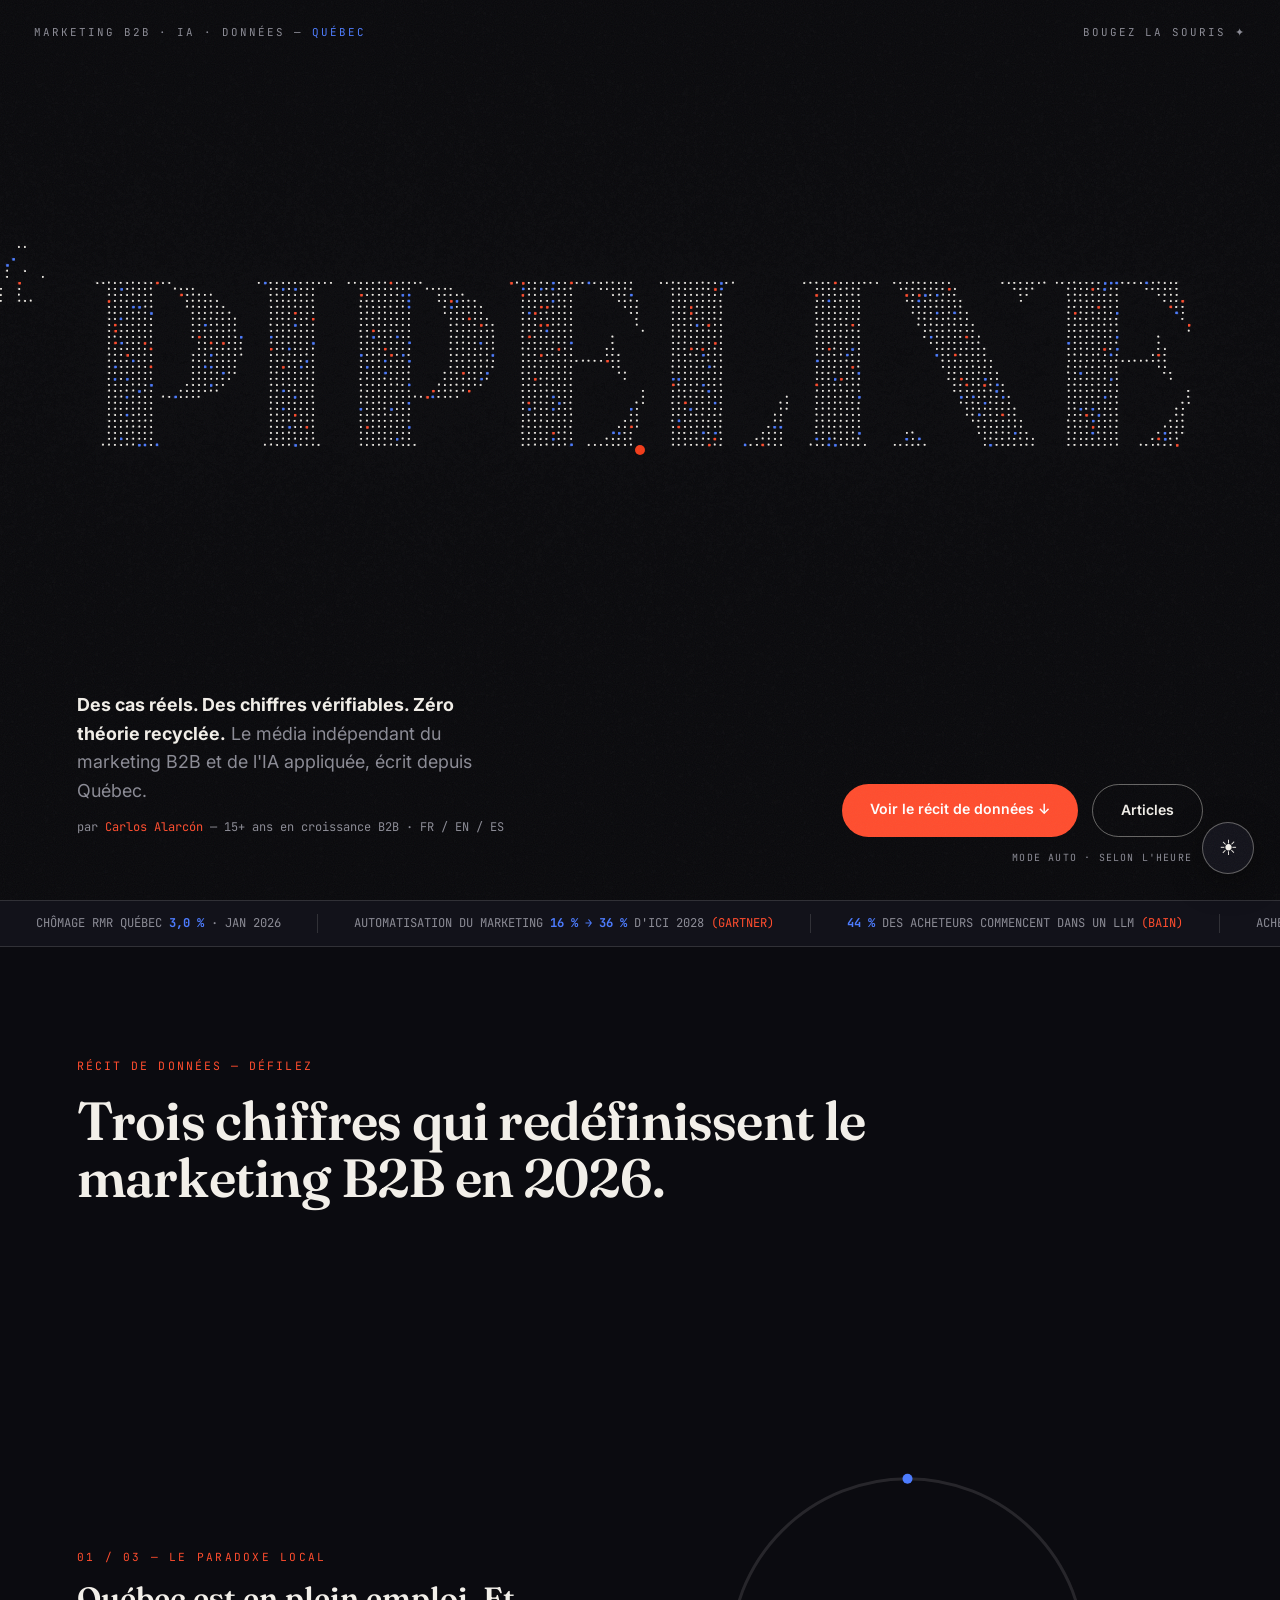
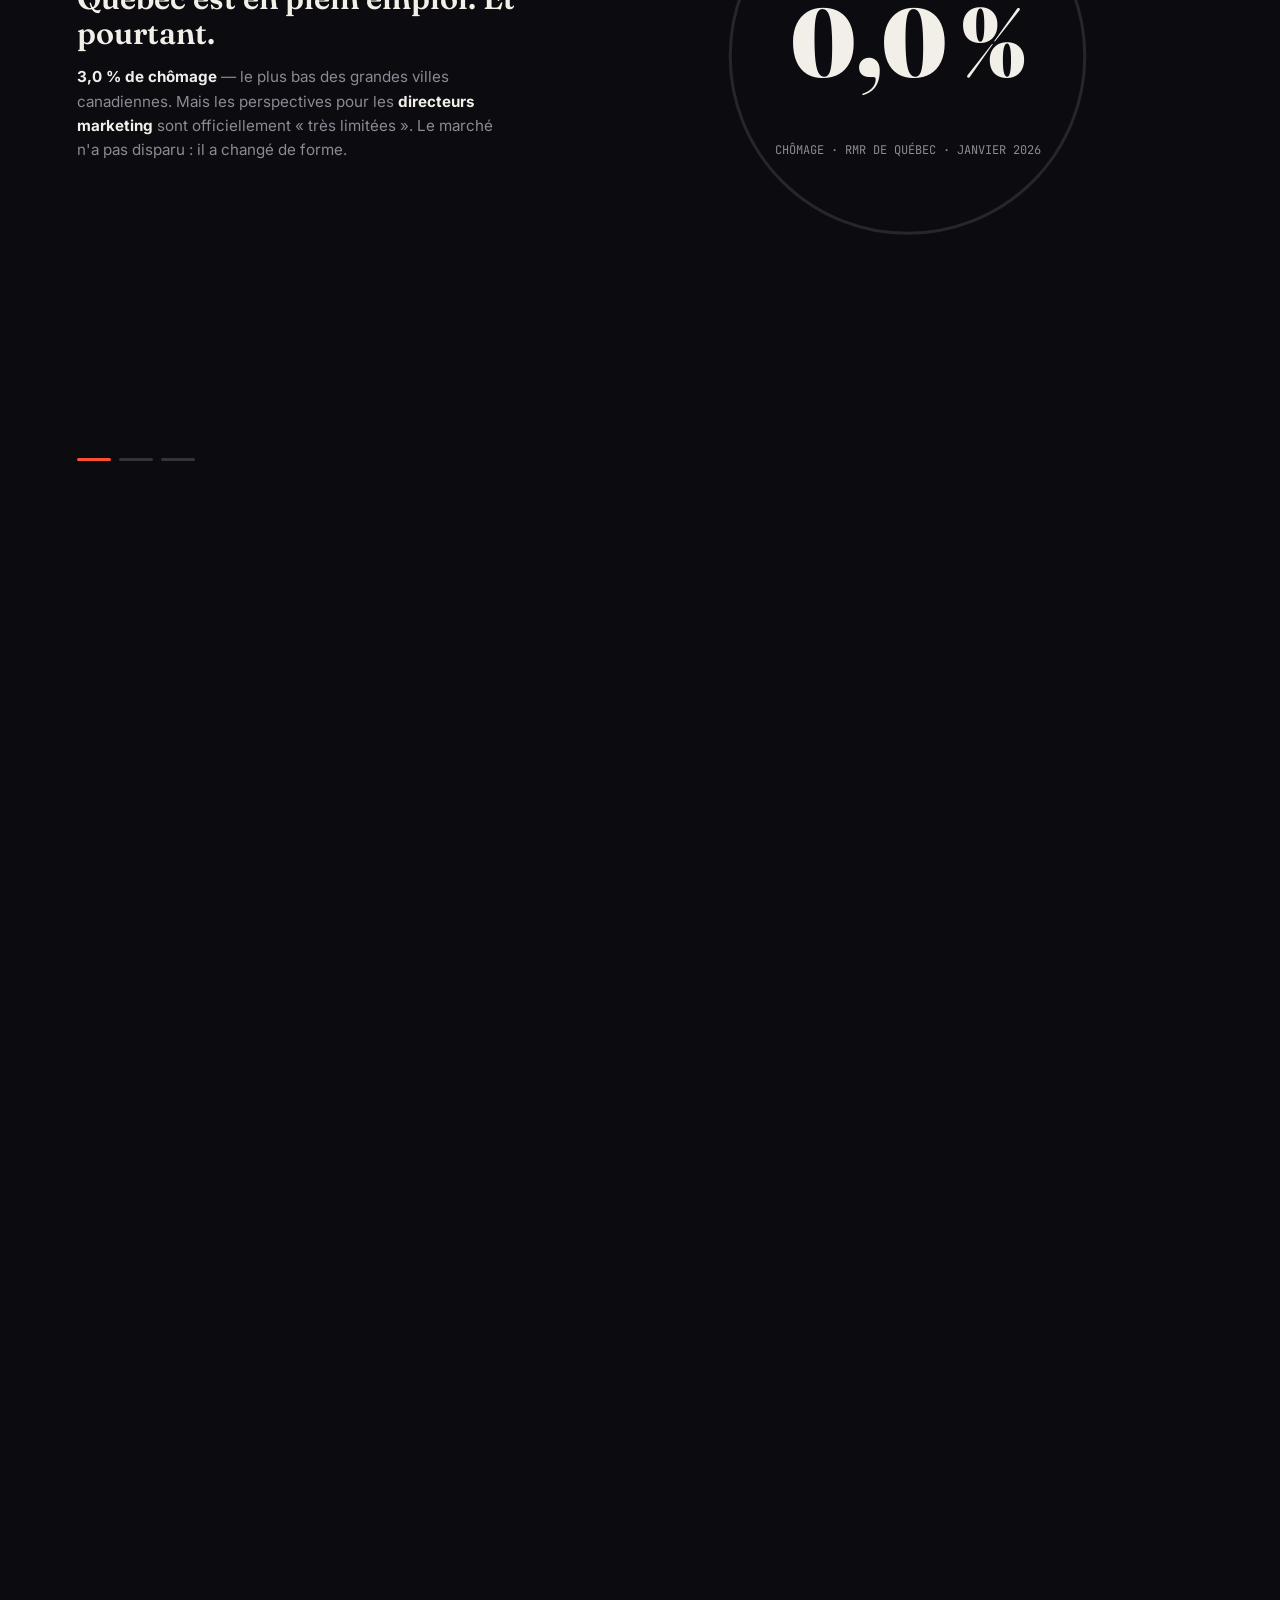
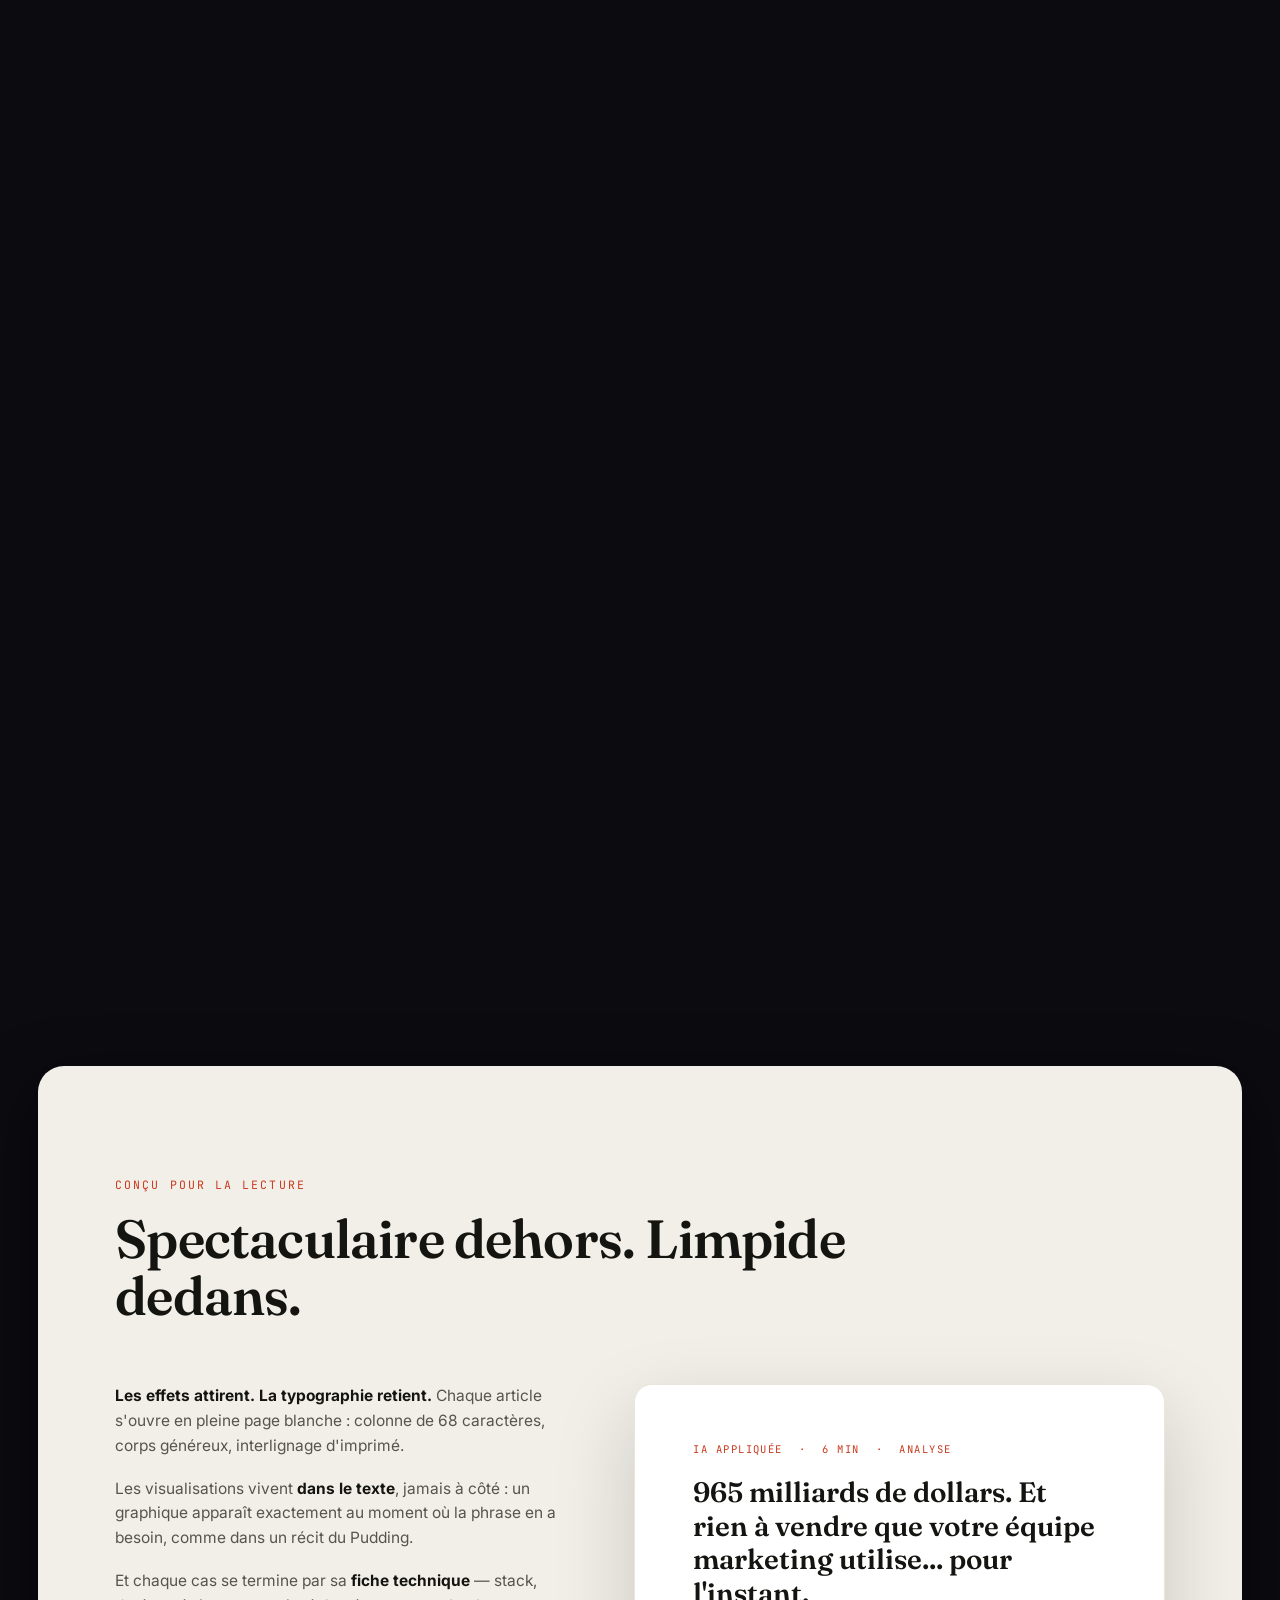
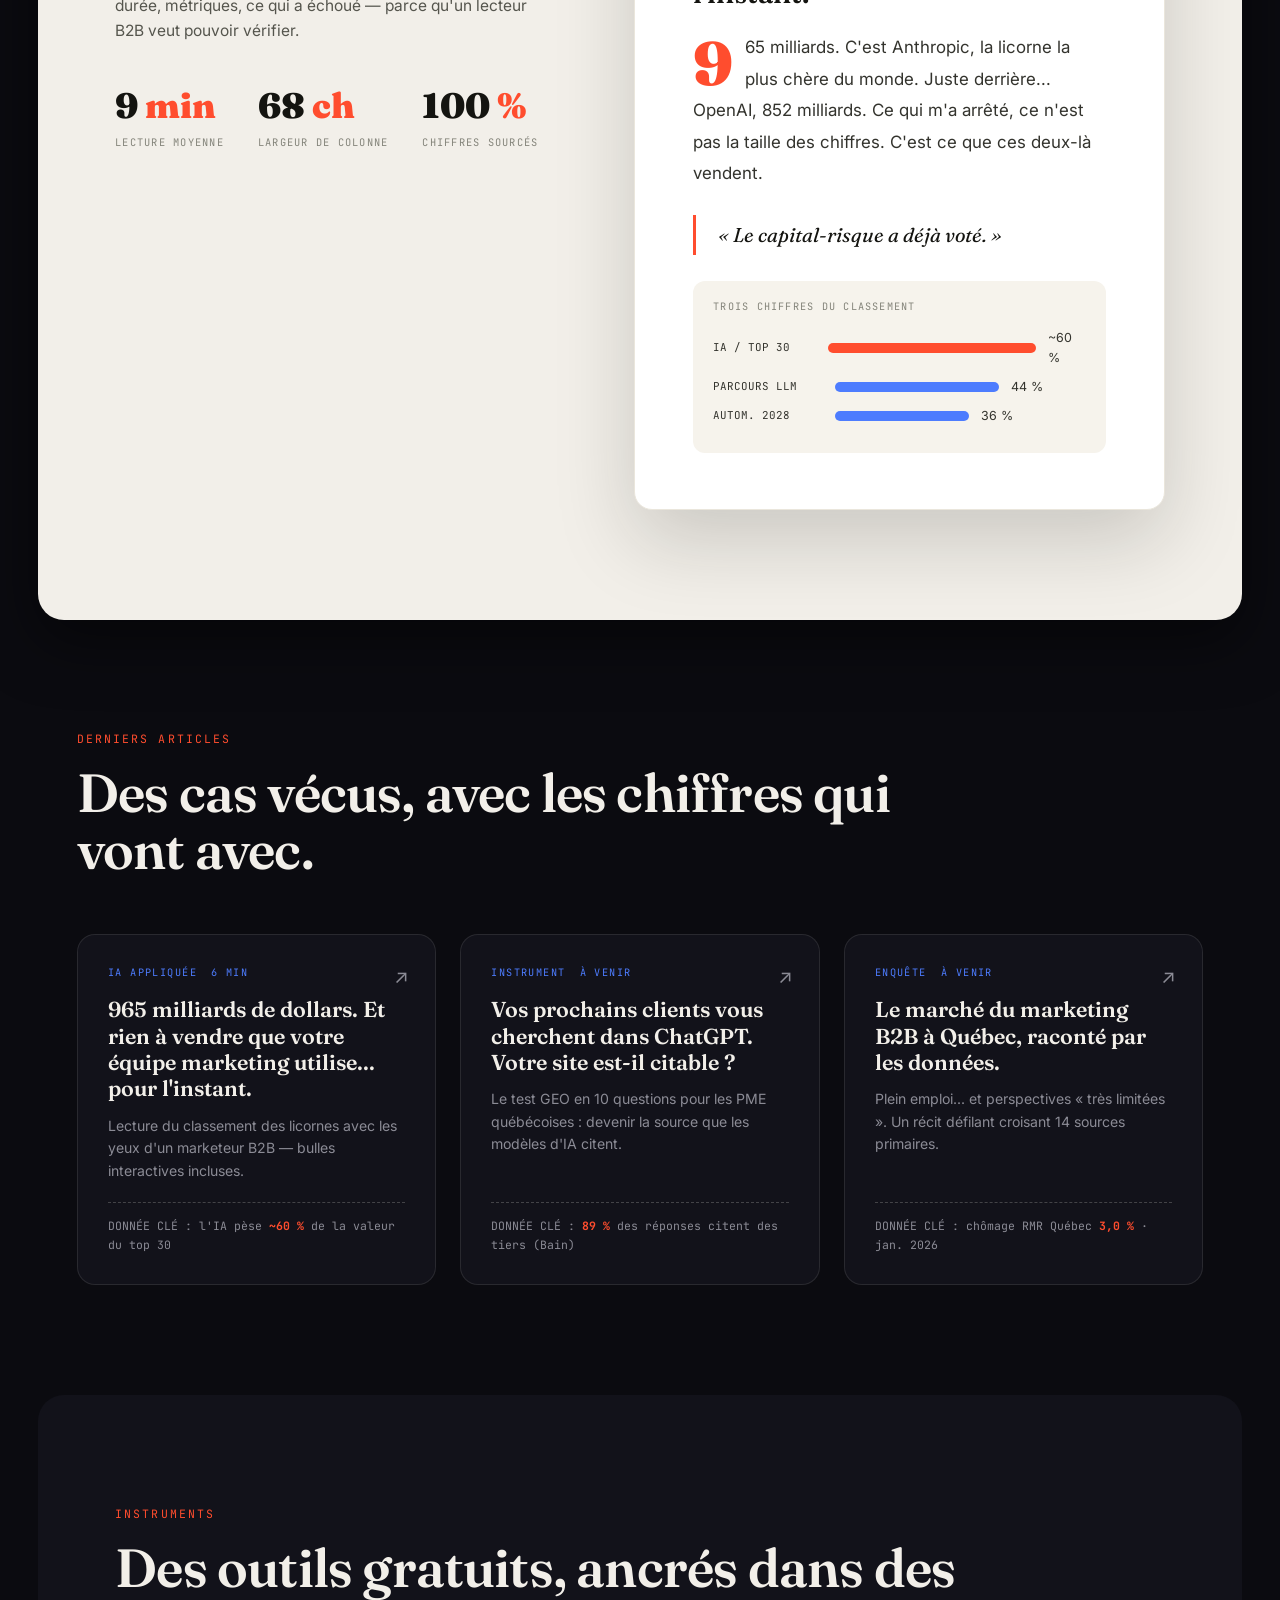
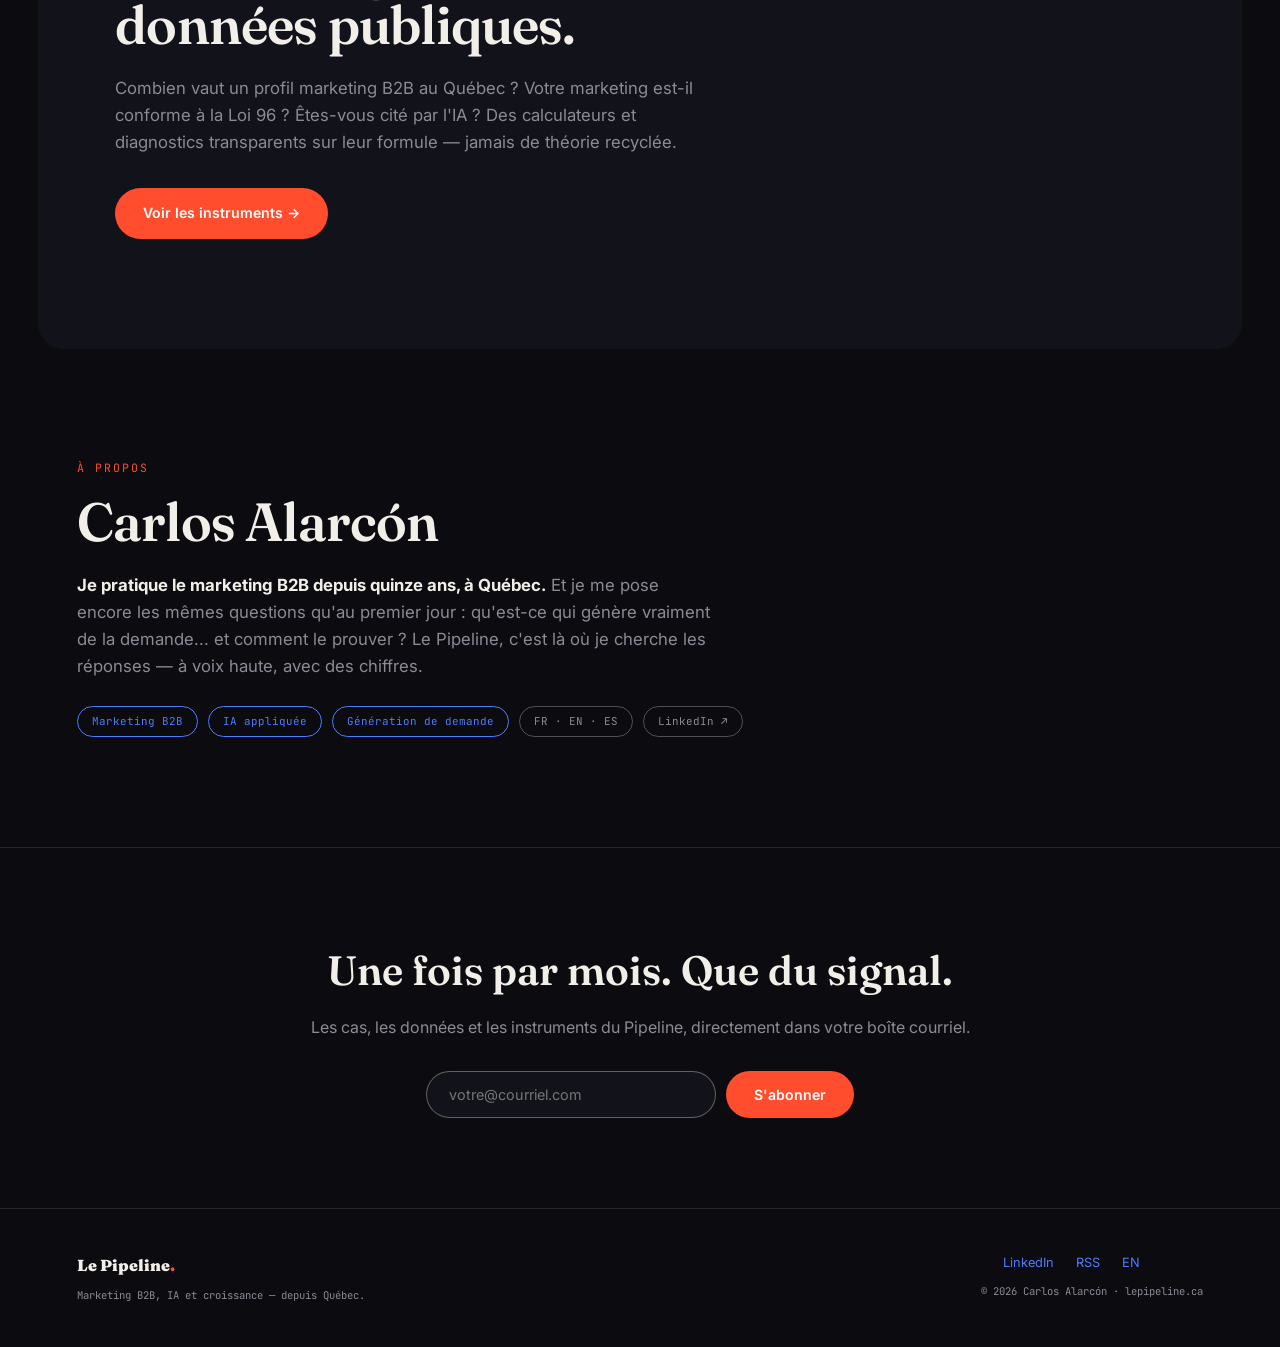
<file: index.html>
<!DOCTYPE html>
<html lang="fr">
<head>
<meta charset="UTF-8">
<meta name="viewport" content="width=device-width, initial-scale=1.0">
<link rel="icon" type="image/svg+xml" href="favicon.svg">
<title>Le Pipeline — Marketing B2B, IA et croissance, depuis Québec</title>
<link rel="canonical" href="https://lepipeline.ca/">
<meta name="description" content="Le média indépendant du marketing B2B et de l'IA appliquée, écrit depuis Québec par Carlos Alarcón. Des chiffres vérifiables, zéro théorie recyclée.">
<script type="application/ld+json">
{"@context":"https://schema.org","@type":"WebSite","name":"Le Pipeline","url":"https://lepipeline.ca","description":"Marketing B2B, IA et croissance — depuis Québec","inLanguage":"fr-CA","author":{"@type":"Person","name":"Carlos Alarcón","jobTitle":"Leader marketing B2B","address":{"@type":"PostalAddress","addressLocality":"Québec","addressRegion":"QC","addressCountry":"CA"},"knowsLanguage":["fr","en","es"],"sameAs":["https://ca.linkedin.com/in/alarconmarketing"]}}
</script>
<link rel="preconnect" href="https://fonts.googleapis.com">
<link href="https://fonts.googleapis.com/css2?family=Fraunces:ital,opsz,wght@0,9..144,300;0,9..144,600;0,9..144,900;1,9..144,400&family=Inter:wght@400;500;600;700&family=JetBrains+Mono:wght@400;600&display=swap" rel="stylesheet">
<style>
  /* ============ THÈMES ============ */
  body[data-theme="dark"]{
    --bg:#0B0B10; --bg-2:#12121A;
    --fg:#F2EFE9; --dim:#8B8B95;
    --fg-rgb:242,239,233;
    --glass:rgba(11,11,16,.72);
    --card:#12121A;
    --lecture-bg:#F2EFE9;
    --shadow:rgba(0,0,0,.5);
  }
  body[data-theme="light"]{
    --bg:#F7F4EE; --bg-2:#EDE9DF;
    --fg:#161612; --dim:#6d6d64;
    --fg-rgb:22,22,18;
    --glass:rgba(247,244,238,.78);
    --card:#FFFFFF;
    --lecture-bg:#FFFFFF;
    --shadow:rgba(20,20,16,.16);
  }
  :root{
    --blue:#4D7CFE; --hot:#FF4D2E;
    --mono:'JetBrains Mono',ui-monospace,monospace;
  }
  *{margin:0;padding:0;box-sizing:border-box}
  html{scroll-behavior:smooth}
  body{background:var(--bg);color:var(--fg);font-family:'Inter',sans-serif;line-height:1.6;overflow-x:hidden;
    transition:background .6s ease,color .6s ease}
  ::selection{background:var(--hot);color:#fff}

  body::after{content:"";position:fixed;inset:0;pointer-events:none;z-index:99;opacity:.05;
    background-image:url("data:image/svg+xml,%3Csvg xmlns='http://www.w3.org/2000/svg' width='200' height='200'%3E%3Cfilter id='n'%3E%3CfeTurbulence type='fractalNoise' baseFrequency='0.9' numOctaves='2'/%3E%3C/filter%3E%3Crect width='200' height='200' filter='url(%23n)'/%3E%3C/svg%3E")}

  .cursor{position:fixed;width:10px;height:10px;border-radius:50%;background:var(--hot);pointer-events:none;z-index:100;
    transform:translate(-50%,-50%);transition:width .25s,height .25s,background .25s;mix-blend-mode:difference}
  .cursor.big{width:64px;height:64px;background:#fff}
  @media(hover:none){.cursor{display:none}}

  /* ---------- topbar ---------- */
  .topbar{position:fixed;top:0;left:0;right:0;z-index:50;display:flex;justify-content:space-between;align-items:center;
    padding:14px 34px;background:var(--glass);backdrop-filter:blur(12px);border-bottom:1px solid rgba(var(--fg-rgb),.1);
    transform:translateY(-100%);transition:transform .45s cubic-bezier(.6,0,.2,1),background .6s}
  .topbar.visible{transform:translateY(0)}
  .topbar .brand{font-family:'Fraunces',serif;font-weight:900;font-size:1.05rem}
  .topbar nav{display:flex;gap:26px;font-size:.78rem;font-weight:600;text-transform:uppercase;letter-spacing:.1em}
  .topbar nav a{color:var(--dim);text-decoration:none;transition:color .2s}
  .topbar nav a:hover{color:var(--fg)}
  .top-right{display:flex;align-items:center;gap:12px}
  .lang{font-family:var(--mono);font-size:.72rem;border:1px solid rgba(var(--fg-rgb),.35);padding:4px 12px;border-radius:99px}
  .lang b{color:var(--blue)}

  /* bouton jour/nuit */
  .theme-btn{width:38px;height:38px;border-radius:50%;border:1px solid rgba(var(--fg-rgb),.35);background:transparent;color:var(--fg);
    cursor:pointer;font-size:1rem;display:flex;align-items:center;justify-content:center;transition:transform .3s,border-color .2s}
  .theme-btn:hover{transform:rotate(24deg);border-color:var(--fg)}
  .theme-float{position:fixed;bottom:26px;right:26px;z-index:60;width:52px;height:52px;font-size:1.3rem;
    background:var(--card);box-shadow:0 8px 30px var(--shadow)}
  .theme-hint{position:fixed;bottom:34px;right:88px;z-index:60;font-family:var(--mono);font-size:.62rem;letter-spacing:.12em;
    color:var(--dim);opacity:1;transition:opacity .6s;text-transform:uppercase}
  .theme-hint.hide{opacity:0}

  /* ---------- intro ---------- */
  .intro{position:fixed;inset:0;background:var(--bg);z-index:90;display:flex;align-items:center;justify-content:center;
    transition:clip-path .9s cubic-bezier(.85,0,.15,1) .5s;clip-path:inset(0 0 0 0)}
  .intro.done{clip-path:inset(0 0 100% 0)}
  .intro span{font-family:var(--mono);font-size:.8rem;letter-spacing:.3em;color:var(--dim);animation:pulse 1.2s infinite}
  @keyframes pulse{50%{opacity:.3}}

  /* ---------- hero ---------- */
  .hero{position:relative;height:100vh;display:flex;flex-direction:column;justify-content:flex-end;overflow:hidden}
  #particles{position:absolute;inset:0;width:100%;height:100%}
  .hero-bottom{position:relative;z-index:2;padding:0 6vw 7vh;display:flex;justify-content:space-between;align-items:flex-end;gap:30px;flex-wrap:wrap}
  .tagline{max-width:430px;font-size:clamp(.95rem,1.4vw,1.15rem);color:var(--dim)}
  .tagline b{color:var(--fg)}
  .byline{font-family:var(--mono);font-size:.75rem;color:var(--dim);margin-top:12px}
  .byline span{color:var(--hot)}
  .hero-cta{display:flex;gap:14px}
  .btn{display:inline-block;padding:14px 28px;border-radius:99px;font-weight:600;font-size:.88rem;text-decoration:none;
    transition:transform .2s,background .2s,color .2s;will-change:transform;border:none;cursor:pointer;font-family:'Inter'}
  .btn-hot{background:var(--hot);color:#fff}
  .btn-hot:hover{background:#ff6347}
  .btn-line{border:1.5px solid rgba(var(--fg-rgb),.4);color:var(--fg);background:transparent}
  .btn-line:hover{border-color:var(--fg)}
  .hint{position:absolute;top:24px;right:34px;z-index:2;font-family:var(--mono);font-size:.68rem;letter-spacing:.18em;color:var(--dim)}
  .hero-kicker{position:absolute;top:24px;left:34px;z-index:2;font-family:var(--mono);font-size:.68rem;letter-spacing:.18em;color:var(--dim)}
  .hero-kicker i{color:var(--blue);font-style:normal}

  /* ---------- ticker ---------- */
  .ticker-wrap{border-top:1px solid rgba(var(--fg-rgb),.14);border-bottom:1px solid rgba(var(--fg-rgb),.14);overflow:hidden;padding:13px 0;background:var(--bg-2);transition:background .6s}
  .ticker{display:flex;white-space:nowrap;animation:scrollx 44s linear infinite;width:max-content}
  .ticker:hover{animation-play-state:paused}
  .tick{font-family:var(--mono);font-size:.76rem;padding:0 36px;border-right:1px solid rgba(var(--fg-rgb),.14);color:var(--dim)}
  .tick b{color:var(--blue)}
  .tick i{color:var(--hot);font-style:normal}
  @keyframes scrollx{from{transform:translateX(0)}to{transform:translateX(-50%)}}

  /* ---------- sections ---------- */
  section{padding:110px 6vw}
  .sec-label{font-family:var(--mono);font-size:.72rem;letter-spacing:.18em;text-transform:uppercase;color:var(--hot);margin-bottom:16px}
  h2.sec-title{font-family:'Fraunces',serif;font-weight:600;font-size:clamp(2rem,4.2vw,3.6rem);line-height:1.06;letter-spacing:-.015em;max-width:860px}
  .reveal{opacity:0;transform:translateY(34px);transition:opacity .8s cubic-bezier(.2,.6,.2,1),transform .8s cubic-bezier(.2,.6,.2,1)}
  .reveal.in{opacity:1;transform:none}

  /* ---------- scrollytelling ---------- */
  .scrolly{position:relative;height:340vh}
  .scrolly-sticky{position:sticky;top:0;height:100vh;display:grid;grid-template-columns:.9fr 1.1fr;align-items:center;gap:4vw;padding:0 6vw;overflow:hidden}
  @media(max-width:900px){.scrolly-sticky{grid-template-columns:1fr;align-items:end;padding-bottom:8vh}}
  .steps{position:relative;height:280px}
  .step{position:absolute;inset:0;opacity:0;transform:translateY(30px);transition:opacity .5s,transform .5s;display:flex;flex-direction:column;justify-content:center}
  .step.active{opacity:1;transform:none}
  .step .num{font-family:var(--mono);font-size:.7rem;color:var(--hot);letter-spacing:.2em;margin-bottom:14px}
  .step h3{font-family:'Fraunces',serif;font-weight:600;font-size:clamp(1.4rem,2.4vw,2.1rem);line-height:1.15;margin-bottom:14px}
  .step p{color:var(--dim);max-width:420px;font-size:.95rem}
  .step p b{color:var(--fg)}
  #scrollyCanvas{width:100%;height:76vh;display:block}
  .scrolly-progress{position:absolute;left:6vw;bottom:5vh;display:flex;gap:8px}
  .scrolly-progress i{width:34px;height:3px;background:rgba(var(--fg-rgb),.18);border-radius:99px;transition:background .3s}
  .scrolly-progress i.on{background:var(--hot)}

  /* ---------- mode lecture ---------- */
  .lecture{background:var(--lecture-bg);color:#191914;border-radius:26px;margin:0 3vw;padding:110px 6vw;
    transition:background .6s;box-shadow:0 20px 60px var(--shadow)}
  .lecture .sec-label{color:#C93A20}
  .lecture h2.sec-title{color:#141410}
  .lecture-grid{display:grid;grid-template-columns:1fr 1.2fr;gap:6vw;margin-top:60px;align-items:start}
  @media(max-width:960px){.lecture-grid{grid-template-columns:1fr}}
  .lecture-points p{color:#55554d;margin-bottom:18px;font-size:.97rem}
  .lecture-points p b{color:#141410}
  .kpi-line{display:flex;gap:34px;margin-top:34px;flex-wrap:wrap}
  .kpi .n{font-family:'Fraunces',serif;font-weight:900;font-size:2.2rem;color:#141410}
  .kpi .n span{color:var(--hot)}
  .kpi .l{font-family:var(--mono);font-size:.65rem;letter-spacing:.12em;text-transform:uppercase;color:#84847a}
  .article-demo{background:#fff;border-radius:18px;box-shadow:0 30px 80px rgba(20,20,16,.18);padding:56px 58px;transform:rotate(.4deg);transition:transform .4s;border:1px solid #eae6dc}
  .article-demo:hover{transform:rotate(0) translateY(-4px)}
  .article-demo .meta{font-family:var(--mono);font-size:.66rem;letter-spacing:.14em;text-transform:uppercase;color:#C93A20;margin-bottom:18px;display:flex;gap:16px}
  .article-demo h3{font-family:'Fraunces',serif;font-weight:600;font-size:1.75rem;line-height:1.2;color:#141410;margin-bottom:22px}
  .article-demo .lead{font-size:1.06rem;line-height:1.85;color:#33332d}
  .article-demo .lead::first-letter{font-family:'Fraunces',serif;font-weight:900;font-size:3.6em;float:left;line-height:.82;margin:6px 12px 0 0;color:var(--hot)}
  .pull{border-left:3px solid var(--hot);margin:26px 0;padding:6px 0 6px 22px;font-family:'Fraunces',serif;font-style:italic;font-size:1.25rem;line-height:1.4;color:#141410}
  .inline-chart{margin-top:26px;background:#F6F3EC;border-radius:12px;padding:18px 20px}
  .inline-chart .t{font-family:var(--mono);font-size:.64rem;letter-spacing:.12em;text-transform:uppercase;color:#84847a;margin-bottom:12px}
  .bar-row{display:flex;align-items:center;gap:12px;margin-bottom:9px;font-size:.78rem;color:#33332d}
  .bar-row .bl{width:110px;font-family:var(--mono);font-size:.68rem}
  .bar-row .bar{height:10px;border-radius:99px;background:var(--blue);transform-origin:left;transform:scaleX(0);transition:transform 1s cubic-bezier(.2,.6,.2,1)}
  .bar-row .bar.hot{background:var(--hot)}
  .in .bar{transform:scaleX(1)}

  /* ---------- articles ---------- */
  .grid{display:grid;grid-template-columns:repeat(3,1fr);gap:24px;margin-top:56px}
  @media(max-width:900px){.grid{grid-template-columns:1fr}}
  .card{position:relative;background:var(--card);border:1px solid rgba(var(--fg-rgb),.1);border-radius:18px;padding:30px;
    text-decoration:none;color:var(--fg);overflow:hidden;transition:transform .3s cubic-bezier(.2,.6,.2,1),border-color .3s,background .6s;display:flex;flex-direction:column;min-height:320px}
  .card::before{content:"";position:absolute;inset:0;background:radial-gradient(600px 300px at var(--mx,50%) var(--my,0%),rgba(77,124,254,.14),transparent 60%);opacity:0;transition:opacity .3s}
  .card:hover{transform:translateY(-8px);border-color:rgba(77,124,254,.45)}
  .card:hover::before{opacity:1}
  .card-meta{font-family:var(--mono);font-size:.64rem;letter-spacing:.14em;text-transform:uppercase;color:var(--blue);margin-bottom:16px;display:flex;gap:14px}
  .card h4{font-family:'Fraunces',serif;font-weight:600;font-size:1.35rem;line-height:1.22;margin-bottom:12px}
  .card p{font-size:.88rem;color:var(--dim);flex:1}
  .card-metric{margin-top:20px;font-family:var(--mono);font-size:.72rem;border-top:1px dashed rgba(var(--fg-rgb),.22);padding-top:14px;color:var(--dim)}
  .card-metric b{color:var(--hot)}
  .card .arrow{position:absolute;top:26px;right:26px;font-size:1.2rem;color:var(--dim);transition:transform .3s,color .3s}
  .card:hover .arrow{transform:translate(4px,-4px);color:var(--fg)}

  /* ---------- calculateur ---------- */
  .calc-sec{background:var(--bg-2);border-radius:26px;margin:0 3vw;transition:background .6s}
  .calc{display:grid;grid-template-columns:1fr 1fr;gap:6vw;margin-top:54px;align-items:center}
  @media(max-width:900px){.calc{grid-template-columns:1fr}}
  .slider-group{margin-bottom:32px}
  .slider-group label{display:flex;justify-content:space-between;font-family:var(--mono);font-size:.76rem;margin-bottom:12px;color:var(--dim)}
  .slider-group label b{color:var(--fg);font-size:.95rem}
  input[type=range]{-webkit-appearance:none;width:100%;height:3px;background:rgba(var(--fg-rgb),.22);border-radius:99px;outline:none}
  input[type=range]::-webkit-slider-thumb{-webkit-appearance:none;width:20px;height:20px;border-radius:50%;background:var(--hot);cursor:pointer;border:3px solid var(--bg);transition:transform .15s}
  input[type=range]::-webkit-slider-thumb:hover{transform:scale(1.25)}
  .calc-result{text-align:center;border:1px dashed rgba(var(--fg-rgb),.3);border-radius:22px;padding:54px 30px;position:relative;overflow:hidden}
  .calc-result::before{content:"";position:absolute;inset:0;background:radial-gradient(400px 200px at 50% 120%,rgba(255,77,46,.14),transparent)}
  .calc-result .lbl{font-family:var(--mono);font-size:.7rem;letter-spacing:.18em;text-transform:uppercase;color:var(--dim)}
  .calc-result .big{font-family:'Fraunces',serif;font-weight:900;font-size:clamp(2.8rem,6vw,5rem);margin:12px 0 6px;letter-spacing:-.02em}
  .calc-result .big span{color:var(--hot)}
  .calc-result .sub{font-family:var(--mono);font-size:.75rem;color:var(--blue)}

  /* ---------- à propos / infolettre / footer ---------- */
  .about{max-width:900px}
  .about p{color:var(--dim);font-size:1.05rem;max-width:640px}
  .about p b{color:var(--fg)}
  .creds{margin-top:26px;display:flex;flex-wrap:wrap;gap:10px}
  .chip{font-family:var(--mono);font-size:.68rem;border:1px solid rgba(var(--fg-rgb),.3);border-radius:99px;padding:6px 14px;color:var(--dim)}
  .chip.blue{border-color:var(--blue);color:var(--blue)}
  .news{border-top:1px solid rgba(var(--fg-rgb),.12);text-align:center;padding:90px 6vw}
  .news h2{font-family:'Fraunces',serif;font-weight:600;font-size:clamp(1.7rem,3.2vw,2.6rem);margin-bottom:12px}
  .news p{color:var(--dim);margin-bottom:30px}
  .news form{display:flex;gap:10px;justify-content:center;flex-wrap:wrap}
  .news input[type=email]{padding:14px 22px;border-radius:99px;border:1px solid rgba(var(--fg-rgb),.35);background:var(--card);color:var(--fg);font-size:.9rem;min-width:290px;font-family:'Inter'}
  .news input[type=email]:focus{outline:2px solid var(--blue)}
  footer{border-top:1px solid rgba(var(--fg-rgb),.12);padding:44px 6vw;display:flex;justify-content:space-between;flex-wrap:wrap;gap:20px;font-size:.8rem;color:var(--dim)}
  footer .fbrand{font-family:'Fraunces',serif;font-weight:900;color:var(--fg);font-size:1rem}
  footer a{color:var(--blue);text-decoration:none;margin-left:22px}
  footer .mono{font-family:var(--mono);font-size:.66rem}
</style>
</head>
<body data-theme="dark">

<div class="cursor" id="cursor"></div>
<div class="intro" id="intro"><span>LE PIPELINE — CHARGEMENT</span></div>

<div class="topbar" id="topbar">
  <div class="brand">Le Pipeline<span style="color:var(--hot)">.</span></div>
  <nav>
    <a href="articles.html">Articles</a>
    <a href="enquetes.html">Enquêtes</a>
    <a href="instruments.html">Instruments</a>
    <a href="a-propos.html">À propos</a>
  </nav>
  <div class="top-right">
    <button class="theme-btn" id="themeBtnTop" title="Jour / Nuit">☀</button>
    <div class="lang"><b>FR</b> / EN</div>
  </div>
</div>

<!-- bouton flottant jour/nuit -->
<button class="theme-btn theme-float" id="themeBtn" title="Jour / Nuit">☀</button>
<div class="theme-hint" id="themeHint">mode auto · selon l'heure</div>

<!-- HERO -->
<header class="hero" id="hero">
  <canvas id="particles"></canvas>
  <div class="hero-kicker">MARKETING B2B · IA · DONNÉES — <i>QUÉBEC</i></div>
  <div class="hint">BOUGEZ LA SOURIS ✦</div>
  <div class="hero-bottom">
    <div>
      <p class="tagline"><b>Des cas réels. Des chiffres vérifiables. Zéro théorie recyclée.</b> Le média indépendant du marketing B2B et de l'IA appliquée, écrit depuis Québec.</p>
      <div class="byline">par <span>Carlos Alarcón</span> — 15+ ans en croissance B2B · FR / EN / ES</div>
    </div>
    <div class="hero-cta">
      <a href="#story" class="btn btn-hot magnetic">Voir le récit de données ↓</a>
      <a href="#articles" class="btn btn-line magnetic">Articles</a>
    </div>
  </div>
</header>

<!-- TICKER -->
<div class="ticker-wrap">
  <div class="ticker" id="ticker">
    <span class="tick">CHÔMAGE RMR QUÉBEC <b>3,0 %</b> · JAN 2026</span>
    <span class="tick">AUTOMATISATION DU MARKETING <b>16 % → 36 %</b> D'ICI 2028 <i>(GARTNER)</i></span>
    <span class="tick"><b>44 %</b> DES ACHETEURS COMMENCENT DANS UN LLM <i>(BAIN)</i></span>
    <span class="tick">ACHETEURS B2B «REP-FREE» <b>67 %</b> <i>(GARTNER 2026)</i></span>
    <span class="tick">BUDGETS MARKETING <b>7,8 %</b> DU REVENU <i>(CMO SPEND SURVEY)</i></span>
    <span class="tick">LEADERS IA : CROISSANCE <b>6×</b> SUPÉRIEURE <i>(BAIN)</i></span>
  </div>
</div>

<!-- SCROLLYTELLING -->
<section style="padding-bottom:0" id="story">
  <div class="reveal">
    <div class="sec-label">Récit de données — défilez</div>
    <h2 class="sec-title">Trois chiffres qui redéfinissent le marketing B2B en 2026.</h2>
  </div>
</section>
<div class="scrolly" id="scrolly">
  <div class="scrolly-sticky">
    <div class="steps">
      <div class="step" data-i="0">
        <div class="num">01 / 03 — LE PARADOXE LOCAL</div>
        <h3>Québec est en plein emploi. Et pourtant.</h3>
        <p><b>3,0 % de chômage</b> — le plus bas des grandes villes canadiennes. Mais les perspectives pour les <b>directeurs marketing</b> sont officiellement « très limitées ». Le marché n'a pas disparu&nbsp;: il a changé de forme.</p>
      </div>
      <div class="step" data-i="1">
        <div class="num">02 / 03 — LA VAGUE</div>
        <h3>L'IA avale l'exécution.</h3>
        <p>Les leaders marketing prévoient que l'automatisation passera de <b>16 % à 36 %</b> du travail d'ici 2028. Ce qui reste — et prend de la valeur — c'est <b>l'orchestration, la stratégie, le jugement</b>.</p>
      </div>
      <div class="step" data-i="2">
        <div class="num">03 / 03 — LE NOUVEAU DÉPART</div>
        <h3>Vos acheteurs commencent dans un LLM.</h3>
        <p><b>44 %</b> des parcours d'achat démarrent désormais dans une IA générative. Si votre marque n'est pas citable, elle n'existe pas dans la conversation. C'est tout l'objet de ce média.</p>
      </div>
    </div>
    <canvas id="scrollyCanvas"></canvas>
    <div class="scrolly-progress"><i></i><i></i><i></i></div>
  </div>
</div>

<!-- MODE LECTURE -->
<section class="lecture" id="lecture">
  <div class="reveal">
    <div class="sec-label">Conçu pour la lecture</div>
    <h2 class="sec-title">Spectaculaire dehors. Limpide dedans.</h2>
  </div>
  <div class="lecture-grid">
    <div class="lecture-points reveal">
      <p><b>Les effets attirent. La typographie retient.</b> Chaque article s'ouvre en pleine page blanche : colonne de 68 caractères, corps généreux, interlignage d'imprimé.</p>
      <p>Les visualisations vivent <b>dans le texte</b>, jamais à côté : un graphique apparaît exactement au moment où la phrase en a besoin, comme dans un récit du Pudding.</p>
      <p>Et chaque cas se termine par sa <b>fiche technique</b> — stack, durée, métriques, ce qui a échoué — parce qu'un lecteur B2B veut pouvoir vérifier.</p>
      <div class="kpi-line">
        <div class="kpi"><div class="n">9<span> min</span></div><div class="l">lecture moyenne</div></div>
        <div class="kpi"><div class="n">68<span> ch</span></div><div class="l">largeur de colonne</div></div>
        <div class="kpi"><div class="n">100<span> %</span></div><div class="l">chiffres sourcés</div></div>
      </div>
    </div>
    <article class="article-demo reveal" id="articleDemo">
      <div class="meta"><span>IA appliquée</span><span>·</span><span>6 min</span><span>·</span><span>Analyse</span></div>
      <h3>965 milliards de dollars. Et rien à vendre que votre équipe marketing utilise... pour l'instant.</h3>
      <p class="lead">965 milliards. C'est Anthropic, la licorne la plus chère du monde. Juste derrière... OpenAI, 852 milliards. Ce qui m'a arrêté, ce n'est pas la taille des chiffres. C'est ce que ces deux-là vendent.</p>
      <div class="pull">« Le capital-risque a déjà voté. »</div>
      <div class="inline-chart">
        <div class="t">Trois chiffres du classement</div>
        <div class="bar-row"><span class="bl">IA / TOP 30</span><div class="bar hot" style="width:60%"></div><span>~60 %</span></div>
        <div class="bar-row"><span class="bl">PARCOURS LLM</span><div class="bar" style="width:44%"></div><span>44 %</span></div>
        <div class="bar-row"><span class="bl">AUTOM. 2028</span><div class="bar" style="width:36%"></div><span>36 %</span></div>
      </div>
    </article>
  </div>
</section>

<!-- ARTICLES -->
<section id="articles">
  <div class="reveal">
    <div class="sec-label">Derniers articles</div>
    <h2 class="sec-title">Des cas vécus, avec les chiffres qui vont avec.</h2>
  </div>
  <div class="grid">
    <a class="card reveal" href="articles/965-milliards.html">
      <span class="arrow">↗</span>
      <div class="card-meta"><span>IA APPLIQUÉE</span><span>6 MIN</span></div>
      <h4>965 milliards de dollars. Et rien à vendre que votre équipe marketing utilise... pour l'instant.</h4>
      <p>Lecture du classement des licornes avec les yeux d'un marketeur B2B — bulles interactives incluses.</p>
      <div class="card-metric">DONNÉE CLÉ : l'IA pèse <b>~60 %</b> de la valeur du top 30</div>
    </a>
    <a class="card reveal" href="#">
      <span class="arrow">↗</span>
      <div class="card-meta"><span>INSTRUMENT</span><span>À VENIR</span></div>
      <h4>Vos prochains clients vous cherchent dans ChatGPT. Votre site est-il citable&nbsp;?</h4>
      <p>Le test GEO en 10 questions pour les PME québécoises : devenir la source que les modèles d'IA citent.</p>
      <div class="card-metric">DONNÉE CLÉ : <b>89 %</b> des réponses citent des tiers (Bain)</div>
    </a>
    <a class="card reveal" href="#">
      <span class="arrow">↗</span>
      <div class="card-meta"><span>ENQUÊTE</span><span>À VENIR</span></div>
      <h4>Le marché du marketing B2B à Québec, raconté par les données.</h4>
      <p>Plein emploi... et perspectives « très limitées ». Un récit défilant croisant 14 sources primaires.</p>
      <div class="card-metric">DONNÉE CLÉ : chômage RMR Québec <b>3,0 %</b> · jan. 2026</div>
    </a>
  </div>
</section>

<!-- INSTRUMENTS (teaser) -->
<section id="instruments" class="calc-sec">
  <div class="reveal">
    <div class="sec-label">Instruments</div>
    <h2 class="sec-title">Des outils gratuits, ancrés dans des données publiques.</h2>
    <p style="color:var(--dim);max-width:600px;margin-top:22px;font-size:1.05rem">Combien vaut un profil marketing B2B au Québec&nbsp;? Votre marketing est-il conforme à la Loi 96&nbsp;? Êtes-vous cité par l'IA&nbsp;? Des calculateurs et diagnostics transparents sur leur formule — jamais de théorie recyclée.</p>
    <a href="instruments.html" class="btn btn-hot magnetic" style="margin-top:32px">Voir les instruments →</a>
  </div>
</section>

<!-- À PROPOS -->
<section id="apropos">
  <div class="about reveal">
    <div class="sec-label">À propos</div>
    <h2 class="sec-title" style="margin-bottom:22px">Carlos Alarcón</h2>
    <p><b>Je pratique le marketing B2B depuis quinze ans, à Québec.</b> Et je me pose encore les mêmes questions qu'au premier jour : qu'est-ce qui génère vraiment de la demande... et comment le prouver ? Le Pipeline, c'est là où je cherche les réponses — à voix haute, avec des chiffres.</p>
    <div class="creds">
      <span class="chip blue">Marketing B2B</span>
      <span class="chip blue">IA appliquée</span>
      <span class="chip blue">Génération de demande</span>
      <span class="chip">FR · EN · ES</span>
      <span class="chip">LinkedIn ↗</span>
    </div>
  </div>
</section>

<!-- INFOLETTRE -->
<div class="news">
  <h2>Une fois par mois. Que du signal.</h2>
  <p>Les cas, les données et les instruments du Pipeline, directement dans votre boîte courriel.</p>
  <form onsubmit="event.preventDefault();this.querySelector('button').textContent='Merci ✓'">
    <input type="email" placeholder="votre@courriel.com" required>
    <button class="btn btn-hot magnetic" type="submit">S'abonner</button>
  </form>
</div>

<footer>
  <div>
    <div class="fbrand">Le Pipeline<span style="color:var(--hot)">.</span></div>
    <div class="mono" style="margin-top:8px">Marketing B2B, IA et croissance — depuis Québec.</div>
  </div>
  <div>
    <a href="#">LinkedIn</a><a href="#">RSS</a><a href="#">EN</a>
    <div class="mono" style="margin-top:10px;text-align:right">© 2026 Carlos Alarcón · lepipeline.ca</div>
  </div>
</footer>

<script>
/* ================= THÈME JOUR / NUIT ================= */
const PAL = {};
function applyPalette(){
  const dark = document.body.dataset.theme === 'dark';
  PAL.dark  = dark;
  PAL.fg    = dark ? '#F2EFE9' : '#161612';
  PAL.dim   = dark ? '#8B8B95' : '#6d6d64';
  PAL.grid  = dark ? 'rgba(242,239,233,.12)' : 'rgba(22,22,18,.12)';
  PAL.faint = dark ? 'rgba(242,239,233,.16)' : 'rgba(22,22,18,.16)';
  PAL.blue  = dark ? '#4D7CFE' : '#2E5BFF';
  PAL.hot   = '#FF4D2E';
  /* voile de fond du hero : plus il est opaque, plus la traînée est courte */
  PAL.trail = dark ? 'rgba(11,11,16,.30)' : 'rgba(247,244,238,.22)';
  const icon = dark ? '☀' : '☾';
  document.getElementById('themeBtn').textContent = icon;
  document.getElementById('themeBtnTop').textContent = icon;
}
function setTheme(t, manual){
  document.body.dataset.theme = t;
  applyPalette();
  if(manual){ document.getElementById('themeHint').classList.add('hide'); }
}
/* auto : jour (7h–19h) = blanc, nuit = noir */
const h = new Date().getHours();
setTheme(h >= 7 && h < 19 ? 'light' : 'dark', false);
document.getElementById('themeBtn').addEventListener('click',()=>setTheme(document.body.dataset.theme==='dark'?'light':'dark',true));
document.getElementById('themeBtnTop').addEventListener('click',()=>setTheme(document.body.dataset.theme==='dark'?'light':'dark',true));

/* ================= INTRO ================= */
window.addEventListener('load',()=>setTimeout(()=>document.getElementById('intro').classList.add('done'),300));

/* ================= CURSEUR ================= */
(function(){
  const c = document.getElementById('cursor');
  let x=innerWidth/2,y=innerHeight/2,cx=x,cy=y;
  addEventListener('mousemove',e=>{x=e.clientX;y=e.clientY});
  (function loop(){ cx+=(x-cx)*.22; cy+=(y-cy)*.22; c.style.left=cx+'px'; c.style.top=cy+'px'; requestAnimationFrame(loop); })();
  document.querySelectorAll('a,button,input,.card').forEach(el=>{
    el.addEventListener('mouseenter',()=>c.classList.add('big'));
    el.addEventListener('mouseleave',()=>c.classList.remove('big'));
  });
})();

/* ================= HERO : TEXTE EN PARTICULES ================= */
(function(){
  const cv = document.getElementById('particles');
  const ctx = cv.getContext('2d');
  let W,H,parts=[],mouse={x:-9999,y:-9999};

  function build(){
    W = cv.width = cv.offsetWidth;
    H = cv.height = cv.offsetHeight;
    const off = document.createElement('canvas');
    off.width = W; off.height = H;
    const o = off.getContext('2d');
    const fs = Math.min(W/5.4, H/2.6);
    o.font = `900 ${fs}px Fraunces, serif`;
    o.textAlign='center'; o.textBaseline='middle';
    o.fillStyle='#fff';
    o.fillText('PIPELINE', W/2, H*0.42);
    o.font = `italic 300 ${fs*.34}px Fraunces, serif`;
    o.fillText('le', W/2 - fs*2.62, H*0.42 - fs*.42);
    const img = o.getImageData(0,0,W,H).data;
    parts=[];
    const gap = Math.max(3, Math.round(W/380)*2);
    for(let y=0;y<H;y+=gap){
      for(let x=0;x<W;x+=gap){
        if(img[(y*W+x)*4+3] > 128){
          parts.push({
            hx:x, hy:y,
            x: W/2 + (Math.random()-.5)*W*1.4,
            y: H/2 + (Math.random()-.5)*H*1.4,
            vx:0, vy:0,
            r: Math.random()          // la couleur et la taille se résolvent à chaque image, selon le thème
          });
        }
      }
    }
  }

  cv.addEventListener('mousemove',e=>{const b=cv.getBoundingClientRect();mouse.x=e.clientX-b.left;mouse.y=e.clientY-b.top;});
  cv.addEventListener('mouseleave',()=>{mouse.x=-9999;mouse.y=-9999;});
  addEventListener('touchmove',e=>{const b=cv.getBoundingClientRect();mouse.x=e.touches[0].clientX-b.left;mouse.y=e.touches[0].clientY-b.top;},{passive:true});

  function loop(){
    /* voile translucide au lieu d'un effacement net → traînée d'encre fraîche */
    ctx.fillStyle = PAL.trail;
    ctx.fillRect(0,0,W,H);
    const R = Math.min(W,H)*.14, R2=R*R;
    /* en mode clair : plus d'encre de couleur et des points plus gros */
    const tHot  = PAL.dark ? .965 : .90;
    const tBlue = PAL.dark ? .90  : .74;
    const sAcc  = PAL.dark ? 2.2  : 2.8;
    const sBase = PAL.dark ? 1.5  : 2.0;
    for(const p of parts){
      p.vx += (p.hx-p.x)*.045; p.vy += (p.hy-p.y)*.045;
      const dx=p.x-mouse.x, dy=p.y-mouse.y, d2=dx*dx+dy*dy;
      if(d2<R2){ const d=Math.sqrt(d2)||1, f=(R-d)/R*3.2; p.vx+=dx/d*f; p.vy+=dy/d*f; }
      p.vx*=.86; p.vy*=.86;
      p.x+=p.vx; p.y+=p.vy;
      const accent = p.r>tHot ? PAL.hot : p.r>tBlue ? PAL.blue : null;
      ctx.fillStyle = accent || PAL.fg;
      const s = accent ? sAcc : sBase;
      ctx.fillRect(p.x,p.y,s,s);
    }
    requestAnimationFrame(loop);
  }
  build(); loop();
  let t; addEventListener('resize',()=>{clearTimeout(t);t=setTimeout(build,250)});
  if(document.fonts) document.fonts.ready.then(build);
})();

/* ================= SCROLLYTELLING ================= */
(function(){
  const wrap = document.getElementById('scrolly');
  const cv = document.getElementById('scrollyCanvas');
  const ctx = cv.getContext('2d');
  const steps = [...document.querySelectorAll('.step')];
  const dots = [...document.querySelectorAll('.scrolly-progress i')];
  let W,H;
  function resize(){ W=cv.width=cv.offsetWidth*devicePixelRatio; H=cv.height=cv.offsetHeight*devicePixelRatio; }
  resize(); addEventListener('resize',resize);

  const ease = t => 1-Math.pow(1-Math.min(Math.max(t,0),1),3);
  const M = devicePixelRatio;

  function draw(){
    const r = wrap.getBoundingClientRect();
    const total = r.height - innerHeight;
    const p = Math.min(Math.max(-r.top/total,0),1);
    const seg = Math.min(Math.floor(p*3),2);
    const f = ease((p*3)-seg);
    steps.forEach((s,i)=>s.classList.toggle('active',i===seg));
    dots.forEach((d,i)=>d.classList.toggle('on',i<=seg));

    ctx.clearRect(0,0,W,H);
    ctx.textBaseline='alphabetic';

    if(seg===0){
      const cx=W/2, cy=H/2, rad=Math.min(W,H)*.3;
      ctx.lineWidth=3*M; ctx.strokeStyle=PAL.grid;
      ctx.beginPath(); ctx.arc(cx,cy,rad,0,Math.PI*2); ctx.stroke();
      ctx.lineWidth=10*M; ctx.strokeStyle=PAL.blue; ctx.lineCap='round';
      ctx.beginPath(); ctx.arc(cx,cy,rad,-Math.PI/2,-Math.PI/2+Math.PI*2*f*.83); ctx.stroke();
      ctx.fillStyle=PAL.fg;
      ctx.font=`900 ${rad*.55}px Fraunces,serif`; ctx.textAlign='center';
      ctx.fillText((3*f).toLocaleString('fr-CA',{minimumFractionDigits:1,maximumFractionDigits:1})+' %',cx,cy+rad*.12);
      ctx.font=`${12*M}px JetBrains Mono,monospace`; ctx.fillStyle=PAL.dim;
      ctx.fillText('CHÔMAGE · RMR DE QUÉBEC · JANVIER 2026',cx,cy+rad*.55);
      ctx.font=`${11*M}px JetBrains Mono,monospace`; ctx.fillStyle=PAL.hot;
      if(f>.7) ctx.fillText('PERSPECTIVES DIRECTEURS MKT : « TRÈS LIMITÉES »',cx,cy+rad*.75);
    }
    else if(seg===1){
      const data=[16,17,19,22,25,28,31,36];
      const x0=W*.12,x1=W*.92,y0=H*.8,y1=H*.2;
      ctx.strokeStyle=PAL.grid;ctx.lineWidth=1*M;
      for(let i=0;i<5;i++){const y=y0-(y0-y1)*i/4;ctx.beginPath();ctx.moveTo(x0,y);ctx.lineTo(x1,y);ctx.stroke();}
      ctx.beginPath();
      const n=data.length;
      for(let i=0;i<n;i++){
        const x=x0+(x1-x0)*(i/(n-1))*f;
        const y=y0-(data[i]-14)/24*(y0-y1);
        i===0?ctx.moveTo(x,y):ctx.lineTo(x,y);
      }
      ctx.strokeStyle=PAL.hot; ctx.lineWidth=4*M; ctx.lineCap='round'; ctx.stroke();
      const lx=x0+(x1-x0)*f, lv=Math.round(16+20*f);
      ctx.fillStyle=PAL.hot; ctx.beginPath(); ctx.arc(lx, y0-(lv-14)/24*(y0-y1), 7*M,0,7); ctx.fill();
      ctx.fillStyle=PAL.fg; ctx.font=`900 ${34*M}px Fraunces,serif`; ctx.textAlign='left';
      ctx.fillText(lv+' %', Math.min(lx+16*M,W-90*M), y0-(lv-14)/24*(y0-y1)-14*M);
      ctx.font=`${12*M}px JetBrains Mono,monospace`; ctx.fillStyle=PAL.dim; ctx.textAlign='center';
      ctx.fillText('PART DU TRAVAIL MARKETING AUTOMATISÉE PAR L’IA · 2026 → 2028 (GARTNER)',W/2,H*.92);
    }
    else{
      const cx=W/2, bw=W*.3, y0=H*.75, maxH=H*.45;
      const a=44*f, b=100-44*f;
      ctx.fillStyle=PAL.faint;
      ctx.fillRect(cx-bw-30*M, y0-maxH*(b/100), bw, maxH*(b/100));
      const grad=ctx.createLinearGradient(0,y0-maxH,0,y0);
      grad.addColorStop(0,PAL.hot); grad.addColorStop(1,PAL.blue);
      ctx.fillStyle=grad;
      ctx.fillRect(cx+30*M, y0-maxH*(a/100), bw, maxH*(a/100));
      ctx.fillStyle=PAL.fg; ctx.textAlign='center';
      ctx.font=`900 ${40*M}px Fraunces,serif`;
      ctx.fillText(Math.round(a)+' %', cx+30*M+bw/2, y0-maxH*(a/100)-16*M);
      ctx.font=`${11*M}px JetBrains Mono,monospace`; ctx.fillStyle=PAL.dim;
      ctx.fillText('MOTEURS CLASSIQUES', cx-bw/2-30*M, y0+26*M);
      ctx.fillText('PARCOURS DÉMARRANT DANS UN LLM (BAIN)', cx+30*M+bw/2, y0+26*M);
    }
    requestAnimationFrame(draw);
  }
  draw();
})();

/* ================= DIVERS ================= */
const io = new IntersectionObserver(es=>es.forEach(e=>{if(e.isIntersecting){e.target.classList.add('in');io.unobserve(e.target);}}),{threshold:.15});
document.querySelectorAll('.reveal,.article-demo').forEach(el=>io.observe(el));
addEventListener('scroll',()=>document.getElementById('topbar').classList.toggle('visible',scrollY>innerHeight*.7));
const tk=document.getElementById('ticker'); tk.innerHTML+=tk.innerHTML;
document.querySelectorAll('.magnetic').forEach(b=>{
  b.addEventListener('mousemove',e=>{
    const r=b.getBoundingClientRect();
    b.style.transform=`translate(${(e.clientX-r.left-r.width/2)*.18}px,${(e.clientY-r.top-r.height/2)*.3}px)`;
  });
  b.addEventListener('mouseleave',()=>b.style.transform='');
});
document.querySelectorAll('.card').forEach(c=>{
  c.addEventListener('mousemove',e=>{
    const r=c.getBoundingClientRect();
    c.style.setProperty('--mx',((e.clientX-r.left)/r.width*100)+'%');
    c.style.setProperty('--my',((e.clientY-r.top)/r.height*100)+'%');
  });
});
</script>
</body>
</html>
</file>
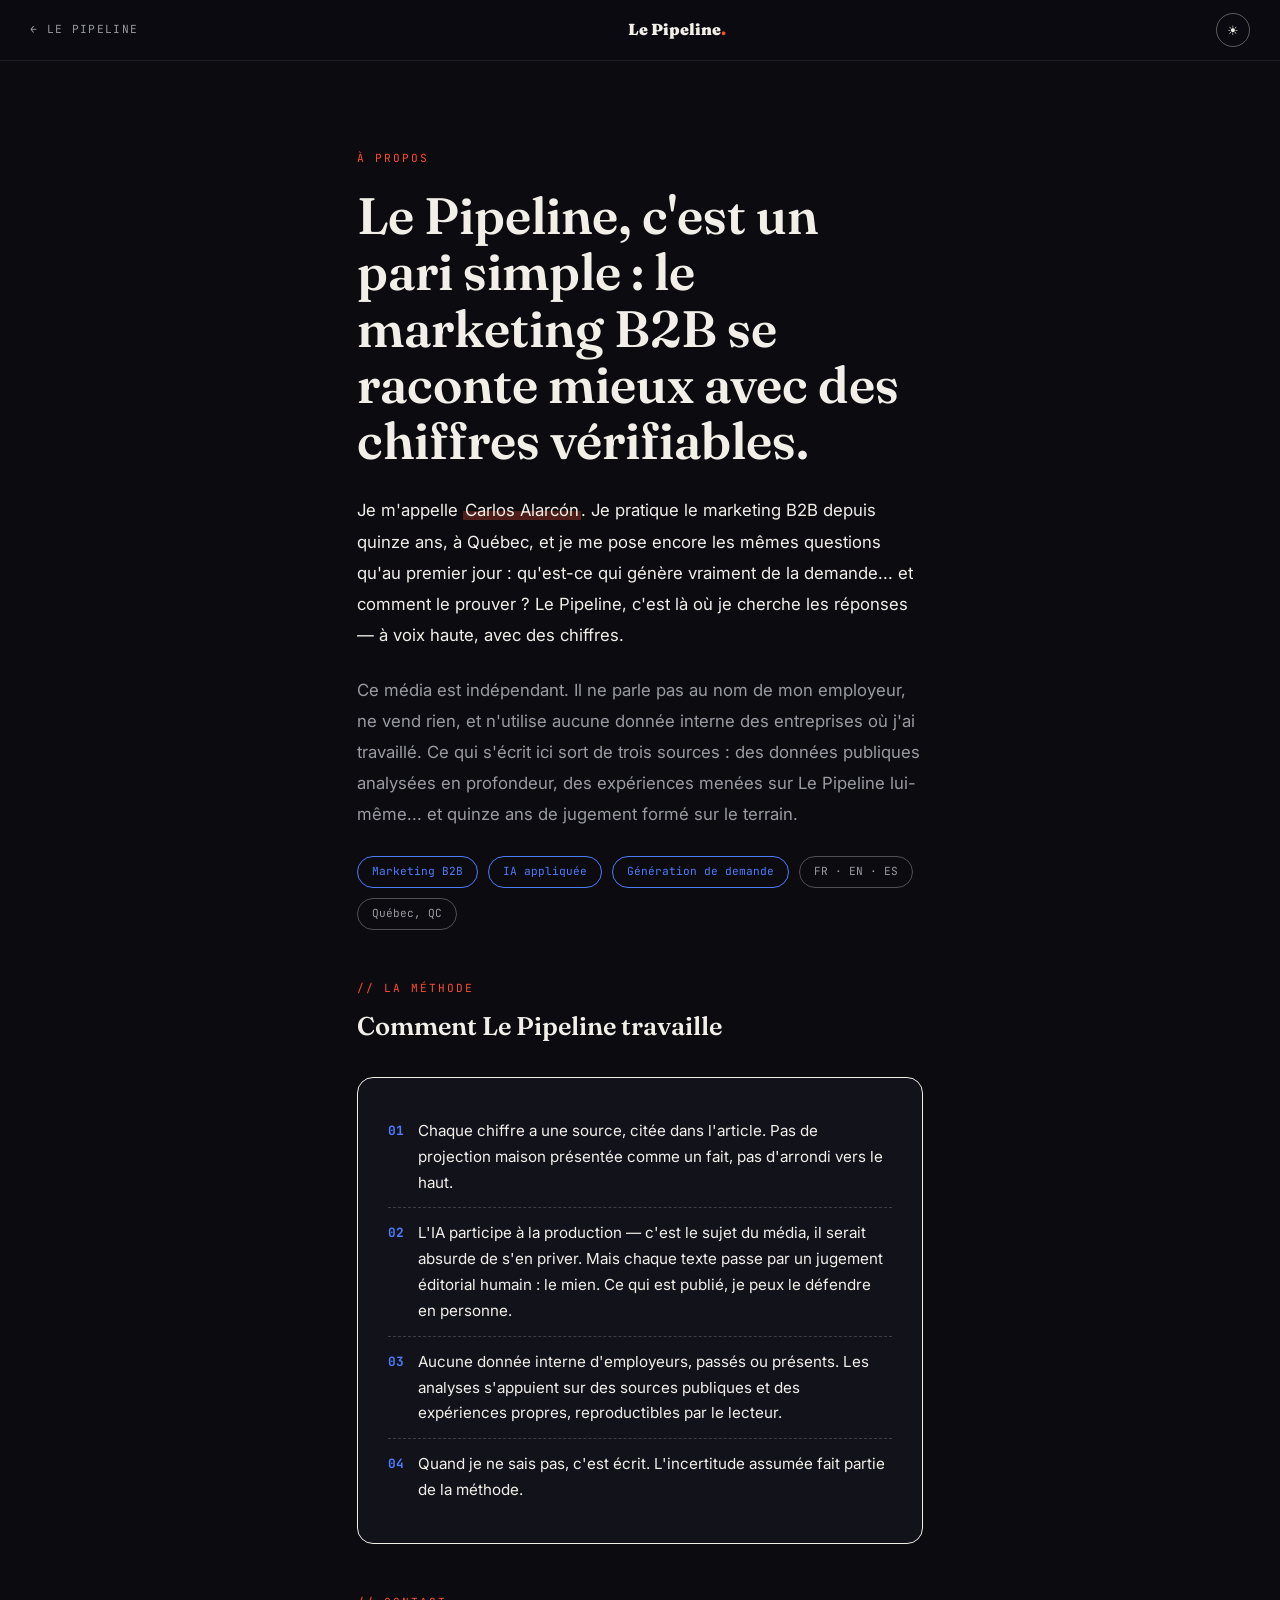
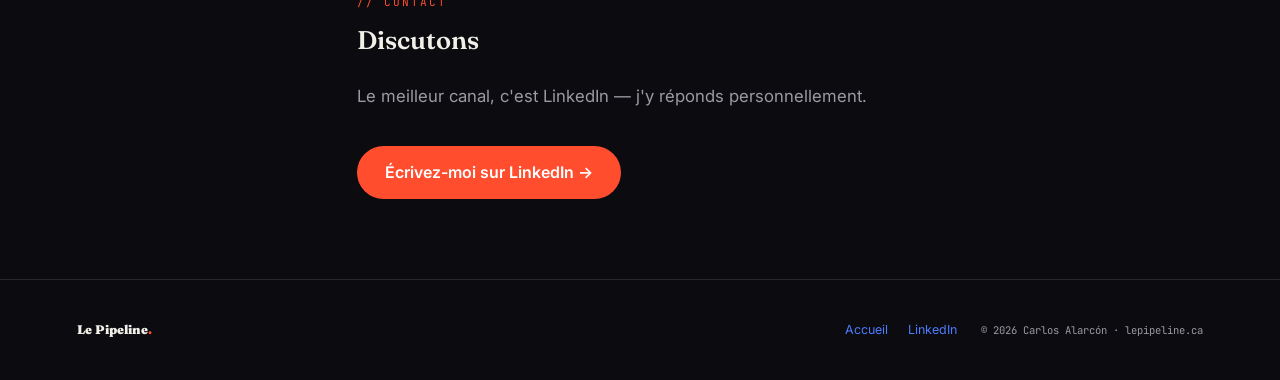
<file: a-propos.html>
<!DOCTYPE html>
<html lang="fr">
<head>
<meta charset="UTF-8">
<meta name="viewport" content="width=device-width, initial-scale=1.0">
<link rel="icon" type="image/svg+xml" href="favicon.svg">
<title>À propos — Le Pipeline, par Carlos Alarcón</title>
<link rel="canonical" href="https://lepipeline.ca/a-propos.html">
<meta name="description" content="Qui écrit Le Pipeline : Carlos Alarcón, marketing B2B à Québec depuis quinze ans. Une question, posée à voix haute avec des chiffres : qu'est-ce qui génère vraiment de la demande — et comment le prouver ?">
<script type="application/ld+json">
{"@context":"https://schema.org","@type":"ProfilePage","mainEntity":{"@type":"Person","name":"Carlos Alarcón","jobTitle":"Leader marketing B2B","description":"Marketing B2B à Québec depuis quinze ans. Écrit Le Pipeline, un média indépendant qui cherche ce qui génère vraiment de la demande — et comment le prouver — avec des chiffres vérifiables.","address":{"@type":"PostalAddress","addressLocality":"Québec","addressRegion":"QC","addressCountry":"CA"},"knowsLanguage":["fr","en","es"],"knowsAbout":["Marketing B2B","Génération de demande","Intelligence artificielle appliquée au marketing","Marketing operations","Go-to-Market international"],"sameAs":["https://ca.linkedin.com/in/alarconmarketing"],"url":"https://lepipeline.ca"}}
</script>
<link rel="preconnect" href="https://fonts.googleapis.com">
<link href="https://fonts.googleapis.com/css2?family=Fraunces:ital,opsz,wght@0,9..144,300;0,9..144,600;0,9..144,900;1,9..144,400&family=Inter:wght@400;500;600;700&family=JetBrains+Mono:wght@400;600&display=swap" rel="stylesheet">
<style>
  body[data-theme="dark"]{--bg:#0B0B10;--bg-2:#12121A;--fg:#F2EFE9;--dim:#9a9aa3;--fg-rgb:242,239,233;--glass:rgba(11,11,16,.75);--card:#12121A;--blue:#4D7CFE;}
  body[data-theme="light"]{--bg:#F9F7F2;--bg-2:#EFEBE2;--fg:#1B1B16;--dim:#66665e;--fg-rgb:27,27,22;--glass:rgba(249,247,242,.8);--card:#FFFFFF;--blue:#2E5BFF;}
  :root{--hot:#FF4D2E;--mono:'JetBrains Mono',ui-monospace,monospace;}
  *{margin:0;padding:0;box-sizing:border-box}
  body{background:var(--bg);color:var(--fg);font-family:'Inter',sans-serif;line-height:1.6;transition:background .6s,color .6s}
  ::selection{background:var(--hot);color:#fff}
  .topbar{position:fixed;top:0;left:0;right:0;z-index:50;display:flex;justify-content:space-between;align-items:center;
    padding:13px 30px;background:var(--glass);backdrop-filter:blur(12px);border-bottom:1px solid rgba(var(--fg-rgb),.1)}
  .topbar a{text-decoration:none;color:var(--fg)}
  .topbar .brand{font-family:'Fraunces',serif;font-weight:900;font-size:1rem}
  .topbar .back{font-family:var(--mono);font-size:.7rem;letter-spacing:.12em;color:var(--dim)}
  .theme-btn{width:34px;height:34px;border-radius:50%;border:1px solid rgba(var(--fg-rgb),.35);background:transparent;color:var(--fg);cursor:pointer}
  .wrap{max-width:720px;margin:0 auto;padding:150px 6vw 80px}
  .kicker{font-family:var(--mono);font-size:.7rem;letter-spacing:.18em;text-transform:uppercase;color:var(--hot);margin-bottom:20px}
  h1{font-family:'Fraunces',serif;font-weight:600;font-size:clamp(2rem,4.5vw,3.2rem);line-height:1.1;margin-bottom:26px}
  .wrap p{font-size:1.05rem;line-height:1.85;margin-bottom:24px;color:var(--fg)}
  .wrap p.dim{color:var(--dim)}
  mark{background:linear-gradient(transparent 55%, rgba(255,77,46,.28) 55%);color:inherit;padding:0 2px}
  .chips{display:flex;flex-wrap:wrap;gap:10px;margin:26px 0 40px}
  .chip{font-family:var(--mono);font-size:.7rem;border:1px solid rgba(var(--fg-rgb),.3);border-radius:99px;padding:6px 14px;color:var(--dim)}
  .chip.blue{border-color:var(--blue);color:var(--blue)}
  h2{font-family:'Fraunces',serif;font-weight:600;font-size:1.6rem;margin:50px 0 20px}
  h2 .no{font-family:var(--mono);font-size:.7rem;color:var(--hot);display:block;letter-spacing:.18em;margin-bottom:8px;font-weight:400}
  .methode{border:1.5px solid var(--fg);border-radius:16px;padding:28px 30px;background:var(--card);margin:30px 0}
  .methode .row{display:flex;gap:14px;padding:12px 0;border-bottom:1px dashed rgba(var(--fg-rgb),.2);font-size:.95rem;line-height:1.7}
  .methode .row:last-child{border-bottom:none}
  .methode .row b{color:var(--blue);font-family:var(--mono);font-size:.8rem;flex-shrink:0;padding-top:2px}
  .cta{display:inline-block;margin-top:10px;padding:14px 28px;border-radius:99px;font-weight:600;background:var(--hot);color:#fff;text-decoration:none}
  footer{border-top:1px solid rgba(var(--fg-rgb),.12);padding:40px 6vw;display:flex;justify-content:space-between;flex-wrap:wrap;gap:16px;font-size:.78rem;color:var(--dim)}
  footer .fbrand{font-family:'Fraunces',serif;font-weight:900;color:var(--fg)}
  footer a{color:var(--blue);text-decoration:none;margin-left:20px}
</style>
</head>
<body data-theme="light">
<div class="topbar">
  <a class="back" href="/">← LE PIPELINE</a>
  <a class="brand" href="/">Le Pipeline<span style="color:var(--hot)">.</span></a>
  <button class="theme-btn" id="themeBtn">☾</button>
</div>

<div class="wrap">
  <div class="kicker">À propos</div>
  <h1>Le Pipeline, c'est un pari simple : le marketing B2B se raconte mieux avec des chiffres vérifiables.</h1>

  <p>Je m'appelle <mark>Carlos Alarcón</mark>. Je pratique le marketing B2B depuis quinze ans, à Québec, et je me pose encore les mêmes questions qu'au premier jour : qu'est-ce qui génère vraiment de la demande... et comment le prouver ? Le Pipeline, c'est là où je cherche les réponses — à voix haute, avec des chiffres.</p>

  <p class="dim">Ce média est indépendant. Il ne parle pas au nom de mon employeur, ne vend rien, et n'utilise aucune donnée interne des entreprises où j'ai travaillé. Ce qui s'écrit ici sort de trois sources : des données publiques analysées en profondeur, des expériences menées sur Le Pipeline lui-même... et quinze ans de jugement formé sur le terrain.</p>

  <div class="chips">
    <span class="chip blue">Marketing B2B</span>
    <span class="chip blue">IA appliquée</span>
    <span class="chip blue">Génération de demande</span>
    <span class="chip">FR · EN · ES</span>
    <span class="chip">Québec, QC</span>
  </div>

  <h2><span class="no">// LA MÉTHODE</span>Comment Le Pipeline travaille</h2>

  <div class="methode">
    <div class="row"><b>01</b><span>Chaque chiffre a une source, citée dans l'article. Pas de projection maison présentée comme un fait, pas d'arrondi vers le haut.</span></div>
    <div class="row"><b>02</b><span>L'IA participe à la production — c'est le sujet du média, il serait absurde de s'en priver. Mais chaque texte passe par un jugement éditorial humain : le mien. Ce qui est publié, je peux le défendre en personne.</span></div>
    <div class="row"><b>03</b><span>Aucune donnée interne d'employeurs, passés ou présents. Les analyses s'appuient sur des sources publiques et des expériences propres, reproductibles par le lecteur.</span></div>
    <div class="row"><b>04</b><span>Quand je ne sais pas, c'est écrit. L'incertitude assumée fait partie de la méthode.</span></div>
  </div>

  <h2><span class="no">// CONTACT</span>Discutons</h2>
  <p class="dim">Le meilleur canal, c'est LinkedIn — j'y réponds personnellement.</p>
  <a class="cta" href="https://ca.linkedin.com/in/alarconmarketing">Écrivez-moi sur LinkedIn →</a>
</div>

<footer>
  <div class="fbrand">Le Pipeline<span style="color:var(--hot)">.</span></div>
  <div>
    <a href="/">Accueil</a><a href="https://ca.linkedin.com/in/alarconmarketing">LinkedIn</a>
    <span style="margin-left:20px;font-family:var(--mono);font-size:.66rem">© 2026 Carlos Alarcón · lepipeline.ca</span>
  </div>
</footer>

<script>
function setTheme(t){document.body.dataset.theme=t;document.getElementById('themeBtn').textContent=t==='dark'?'☀':'☾';}
const h=new Date().getHours(); setTheme(h>=7&&h<19?'light':'dark');
document.getElementById('themeBtn').addEventListener('click',()=>setTheme(document.body.dataset.theme==='dark'?'light':'dark'));
</script>
</body>
</html>
</file>
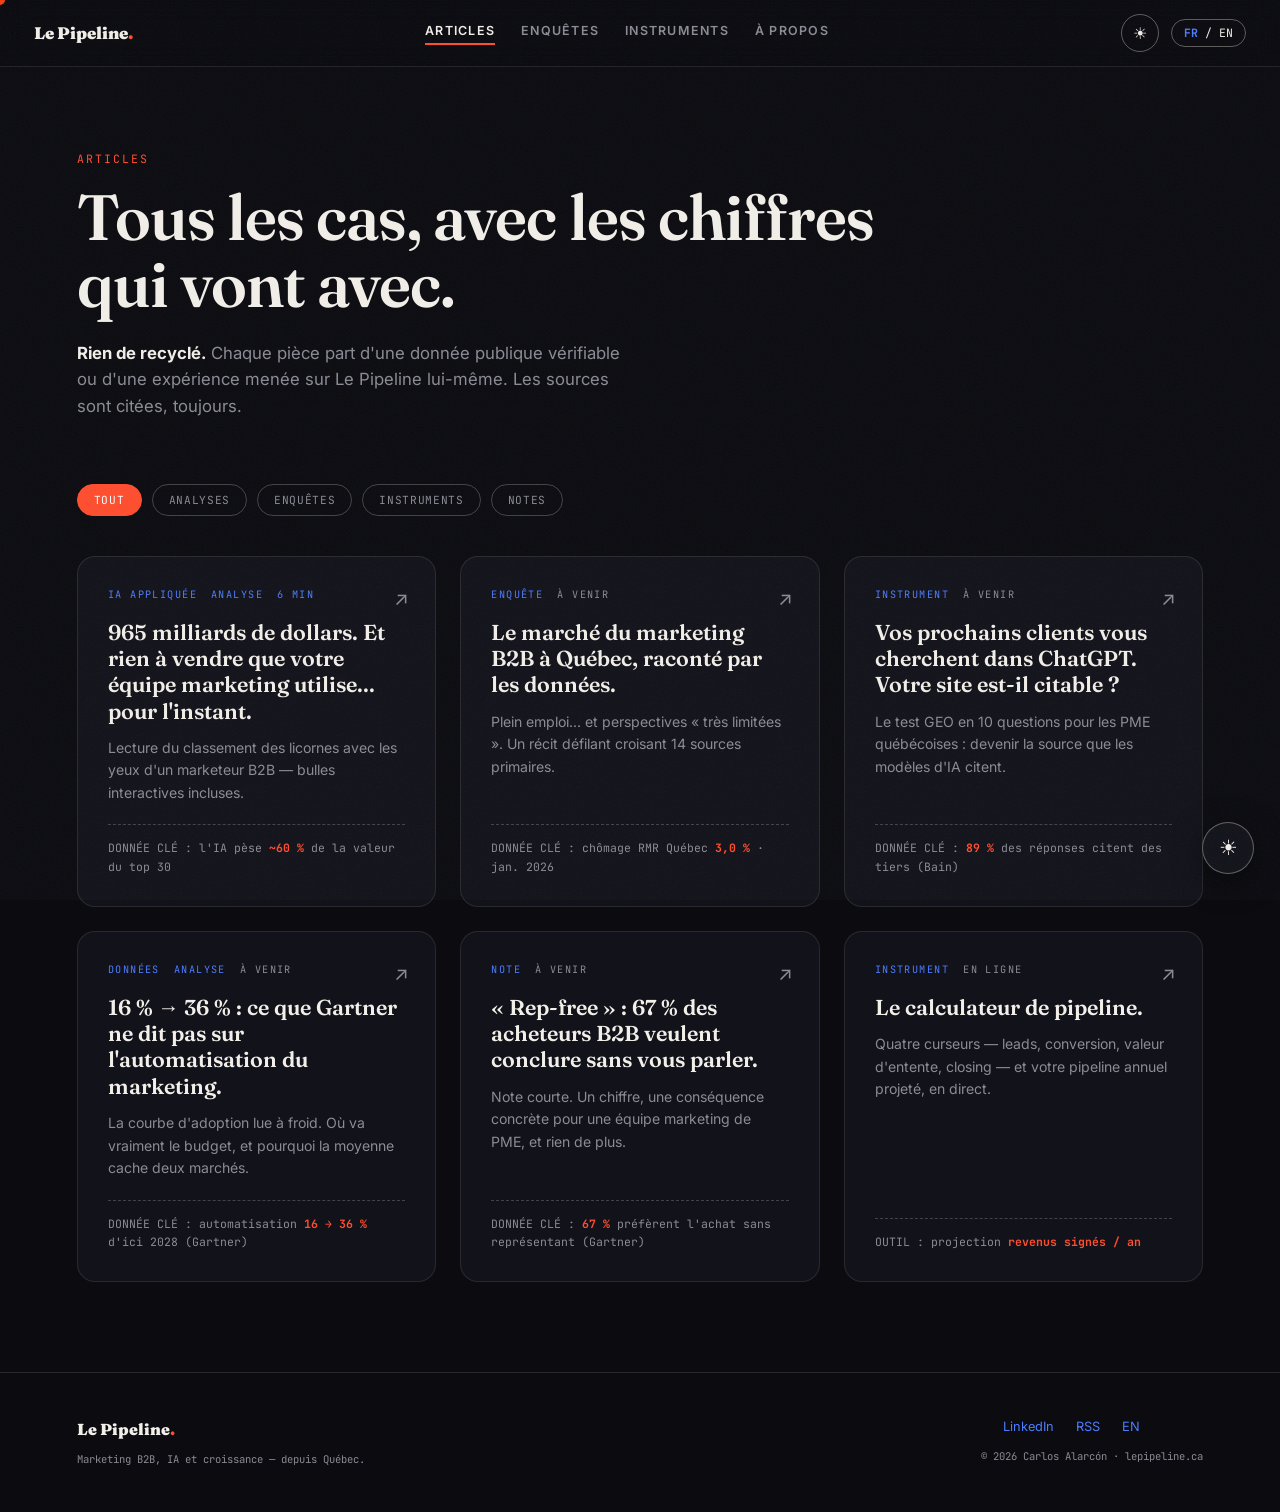
<file: articles.html>
<!DOCTYPE html>
<html lang="fr">
<head>
<meta charset="UTF-8">
<meta name="viewport" content="width=device-width, initial-scale=1.0">
<link rel="icon" type="image/svg+xml" href="favicon.svg">
<title>Articles — Le Pipeline</title>
<link rel="canonical" href="https://lepipeline.ca/articles.html">
<meta name="description" content="Tous les cas, analyses, enquêtes et instruments du Pipeline. Marketing B2B et IA appliquée, écrit depuis Québec par Carlos Alarcón.">
<link rel="preconnect" href="https://fonts.googleapis.com">
<link href="https://fonts.googleapis.com/css2?family=Fraunces:ital,opsz,wght@0,9..144,300;0,9..144,600;0,9..144,900;1,9..144,400&family=Inter:wght@400;500;600;700&family=JetBrains+Mono:wght@400;600&display=swap" rel="stylesheet">
<style>
  body[data-theme="dark"]{--bg:#0B0B10;--bg-2:#12121A;--fg:#F2EFE9;--dim:#8B8B95;--fg-rgb:242,239,233;--glass:rgba(11,11,16,.72);--card:#12121A;--shadow:rgba(0,0,0,.5)}
  body[data-theme="light"]{--bg:#F7F4EE;--bg-2:#EDE9DF;--fg:#161612;--dim:#6d6d64;--fg-rgb:22,22,18;--glass:rgba(247,244,238,.78);--card:#FFFFFF;--shadow:rgba(20,20,16,.16)}
  :root{--blue:#4D7CFE;--hot:#FF4D2E;--mono:'JetBrains Mono',ui-monospace,monospace}
  *{margin:0;padding:0;box-sizing:border-box}
  html{scroll-behavior:smooth}
  body{background:var(--bg);color:var(--fg);font-family:'Inter',sans-serif;line-height:1.6;overflow-x:hidden;transition:background .6s ease,color .6s ease}
  ::selection{background:var(--hot);color:#fff}
  body::after{content:"";position:fixed;inset:0;pointer-events:none;z-index:99;opacity:.05;background-image:url("data:image/svg+xml,%3Csvg xmlns='http://www.w3.org/2000/svg' width='200' height='200'%3E%3Cfilter id='n'%3E%3CfeTurbulence type='fractalNoise' baseFrequency='0.9' numOctaves='2'/%3E%3C/filter%3E%3Crect width='200' height='200' filter='url(%23n)'/%3E%3C/svg%3E")}
  .cursor{position:fixed;width:10px;height:10px;border-radius:50%;background:var(--hot);pointer-events:none;z-index:100;transform:translate(-50%,-50%);transition:width .25s,height .25s,background .25s;mix-blend-mode:difference}
  .cursor.big{width:64px;height:64px;background:#fff}
  @media(hover:none){.cursor{display:none}}

  .topbar{position:fixed;top:0;left:0;right:0;z-index:50;display:flex;justify-content:space-between;align-items:center;padding:14px 34px;background:var(--glass);backdrop-filter:blur(12px);border-bottom:1px solid rgba(var(--fg-rgb),.1);transition:background .6s}
  .topbar .brand{font-family:'Fraunces',serif;font-weight:900;font-size:1.05rem}
  .topbar .brand a{color:var(--fg);text-decoration:none}
  .topbar nav{display:flex;gap:26px;font-size:.78rem;font-weight:600;text-transform:uppercase;letter-spacing:.1em}
  .topbar nav a{color:var(--dim);text-decoration:none;transition:color .2s}
  .topbar nav a:hover,.topbar nav a.active{color:var(--fg)}
  .topbar nav a.active{border-bottom:2px solid var(--hot);padding-bottom:3px}
  .top-right{display:flex;align-items:center;gap:12px}
  .lang{font-family:var(--mono);font-size:.72rem;border:1px solid rgba(var(--fg-rgb),.35);padding:4px 12px;border-radius:99px}
  .lang b{color:var(--blue)}
  .theme-btn{width:38px;height:38px;border-radius:50%;border:1px solid rgba(var(--fg-rgb),.35);background:transparent;color:var(--fg);cursor:pointer;font-size:1rem;display:flex;align-items:center;justify-content:center;transition:transform .3s,border-color .2s}
  .theme-btn:hover{transform:rotate(24deg);border-color:var(--fg)}
  .theme-float{position:fixed;bottom:26px;right:26px;z-index:60;width:52px;height:52px;font-size:1.3rem;background:var(--card);box-shadow:0 8px 30px var(--shadow)}
  @media(max-width:720px){.topbar nav{display:none}}

  .page-head{padding:150px 6vw 40px;max-width:1000px}
  .sec-label{font-family:var(--mono);font-size:.72rem;letter-spacing:.18em;text-transform:uppercase;color:var(--hot);margin-bottom:16px}
  h1.page-title{font-family:'Fraunces',serif;font-weight:600;font-size:clamp(2.2rem,5vw,4rem);line-height:1.04;letter-spacing:-.015em;max-width:900px}
  .page-intro{color:var(--dim);font-size:1.05rem;max-width:560px;margin-top:22px}
  .page-intro b{color:var(--fg)}

  .filters{display:flex;flex-wrap:wrap;gap:10px;padding:24px 6vw 0}
  .fchip{font-family:var(--mono);font-size:.7rem;letter-spacing:.06em;text-transform:uppercase;border:1px solid rgba(var(--fg-rgb),.24);border-radius:99px;padding:8px 16px;color:var(--dim);background:transparent;cursor:pointer;transition:all .2s}
  .fchip:hover{border-color:var(--fg);color:var(--fg)}
  .fchip.on{background:var(--hot);border-color:var(--hot);color:#fff}

  section{padding:40px 6vw 90px}
  .grid{display:grid;grid-template-columns:repeat(3,1fr);gap:24px}
  @media(max-width:900px){.grid{grid-template-columns:1fr}}
  .card{position:relative;background:var(--card);border:1px solid rgba(var(--fg-rgb),.1);border-radius:18px;padding:30px;text-decoration:none;color:var(--fg);overflow:hidden;transition:transform .3s cubic-bezier(.2,.6,.2,1),border-color .3s,background .6s,opacity .4s;display:flex;flex-direction:column;min-height:320px}
  .card::before{content:"";position:absolute;inset:0;background:radial-gradient(600px 300px at 50% 0%,rgba(77,124,254,.14),transparent 60%);opacity:0;transition:opacity .3s}
  .card:hover{transform:translateY(-8px);border-color:rgba(77,124,254,.45)}
  .card:hover::before{opacity:1}
  .card.soon{opacity:.62}
  .card.soon:hover{opacity:.85}
  .card.hidden{display:none}
  .card-meta{font-family:var(--mono);font-size:.64rem;letter-spacing:.14em;text-transform:uppercase;color:var(--blue);margin-bottom:16px;display:flex;gap:14px;flex-wrap:wrap}
  .card-meta .tag-soon{color:var(--dim)}
  .card h4{font-family:'Fraunces',serif;font-weight:600;font-size:1.35rem;line-height:1.22;margin-bottom:12px}
  .card p{font-size:.88rem;color:var(--dim);flex:1}
  .card-metric{margin-top:20px;font-family:var(--mono);font-size:.72rem;border-top:1px dashed rgba(var(--fg-rgb),.22);padding-top:14px;color:var(--dim)}
  .card-metric b{color:var(--hot)}
  .card .arrow{position:absolute;top:26px;right:26px;font-size:1.2rem;color:var(--dim);transition:transform .3s,color .3s}
  .card:hover .arrow{transform:translate(4px,-4px);color:var(--fg)}
  .reveal{opacity:0;transform:translateY(28px);transition:opacity .7s cubic-bezier(.2,.6,.2,1),transform .7s cubic-bezier(.2,.6,.2,1)}
  .reveal.in{opacity:1;transform:none}

  footer{border-top:1px solid rgba(var(--fg-rgb),.12);padding:44px 6vw;display:flex;justify-content:space-between;flex-wrap:wrap;gap:20px;font-size:.8rem;color:var(--dim)}
  footer .fbrand{font-family:'Fraunces',serif;font-weight:900;color:var(--fg);font-size:1rem}
  footer a{color:var(--blue);text-decoration:none;margin-left:22px}
  footer .mono{font-family:var(--mono);font-size:.66rem}
</style>
</head>
<body data-theme="dark">

<div class="cursor" id="cursor"></div>

<div class="topbar">
  <div class="brand"><a href="index.html">Le Pipeline<span style="color:var(--hot)">.</span></a></div>
  <nav>
    <a href="articles.html" class="active">Articles</a>
    <a href="enquetes.html">Enquêtes</a>
    <a href="instruments.html">Instruments</a>
    <a href="a-propos.html">À propos</a>
  </nav>
  <div class="top-right">
    <button class="theme-btn" id="themeBtnTop" title="Jour / Nuit">☀</button>
    <div class="lang"><b>FR</b> / EN</div>
  </div>
</div>
<button class="theme-btn theme-float" id="themeBtn" title="Jour / Nuit">☀</button>

<div class="page-head">
  <div class="sec-label">Articles</div>
  <h1 class="page-title">Tous les cas, avec les chiffres qui vont avec.</h1>
  <p class="page-intro"><b>Rien de recyclé.</b> Chaque pièce part d'une donnée publique vérifiable ou d'une expérience menée sur Le Pipeline lui-même. Les sources sont citées, toujours.</p>
</div>

<div class="filters" id="filters">
  <button class="fchip on" data-cat="all">Tout</button>
  <button class="fchip" data-cat="analyse">Analyses</button>
  <button class="fchip" data-cat="enquete">Enquêtes</button>
  <button class="fchip" data-cat="instrument">Instruments</button>
  <button class="fchip" data-cat="note">Notes</button>
</div>

<section>
  <div class="grid" id="grid">

    <a class="card reveal" href="articles/965-milliards.html" data-cat="analyse">
      <span class="arrow">↗</span>
      <div class="card-meta"><span>IA APPLIQUÉE</span><span>ANALYSE</span><span>6 MIN</span></div>
      <h4>965 milliards de dollars. Et rien à vendre que votre équipe marketing utilise... pour l'instant.</h4>
      <p>Lecture du classement des licornes avec les yeux d'un marketeur B2B — bulles interactives incluses.</p>
      <div class="card-metric">DONNÉE CLÉ : l'IA pèse <b>~60 %</b> de la valeur du top 30</div>
    </a>

    <a class="card reveal soon" href="enquetes.html" data-cat="enquete">
      <span class="arrow">↗</span>
      <div class="card-meta"><span>ENQUÊTE</span><span class="tag-soon">À VENIR</span></div>
      <h4>Le marché du marketing B2B à Québec, raconté par les données.</h4>
      <p>Plein emploi... et perspectives « très limitées ». Un récit défilant croisant 14 sources primaires.</p>
      <div class="card-metric">DONNÉE CLÉ : chômage RMR Québec <b>3,0 %</b> · jan. 2026</div>
    </a>

    <a class="card reveal soon" href="instruments.html" data-cat="instrument">
      <span class="arrow">↗</span>
      <div class="card-meta"><span>INSTRUMENT</span><span class="tag-soon">À VENIR</span></div>
      <h4>Vos prochains clients vous cherchent dans ChatGPT. Votre site est-il citable&nbsp;?</h4>
      <p>Le test GEO en 10 questions pour les PME québécoises : devenir la source que les modèles d'IA citent.</p>
      <div class="card-metric">DONNÉE CLÉ : <b>89 %</b> des réponses citent des tiers (Bain)</div>
    </a>

    <a class="card reveal soon" href="#" data-cat="analyse">
      <span class="arrow">↗</span>
      <div class="card-meta"><span>DONNÉES</span><span>ANALYSE</span><span class="tag-soon">À VENIR</span></div>
      <h4>16 % → 36 %&nbsp;: ce que Gartner ne dit pas sur l'automatisation du marketing.</h4>
      <p>La courbe d'adoption lue à froid. Où va vraiment le budget, et pourquoi la moyenne cache deux marchés.</p>
      <div class="card-metric">DONNÉE CLÉ : automatisation <b>16 → 36 %</b> d'ici 2028 (Gartner)</div>
    </a>

    <a class="card reveal soon" href="#" data-cat="note">
      <span class="arrow">↗</span>
      <div class="card-meta"><span>NOTE</span><span class="tag-soon">À VENIR</span></div>
      <h4>« Rep-free »&nbsp;: 67&nbsp;% des acheteurs B2B veulent conclure sans vous parler.</h4>
      <p>Note courte. Un chiffre, une conséquence concrète pour une équipe marketing de PME, et rien de plus.</p>
      <div class="card-metric">DONNÉE CLÉ : <b>67 %</b> préfèrent l'achat sans représentant (Gartner)</div>
    </a>

    <a class="card reveal soon" href="instruments.html" data-cat="instrument">
      <span class="arrow">↗</span>
      <div class="card-meta"><span>INSTRUMENT</span><span class="tag-soon">EN LIGNE</span></div>
      <h4>Le calculateur de pipeline.</h4>
      <p>Quatre curseurs — leads, conversion, valeur d'entente, closing — et votre pipeline annuel projeté, en direct.</p>
      <div class="card-metric">OUTIL : projection <b>revenus signés / an</b></div>
    </a>

  </div>
</section>

<footer>
  <div>
    <div class="fbrand">Le Pipeline<span style="color:var(--hot)">.</span></div>
    <div class="mono" style="margin-top:8px">Marketing B2B, IA et croissance — depuis Québec.</div>
  </div>
  <div>
    <a href="#">LinkedIn</a><a href="#">RSS</a><a href="#">EN</a>
    <div class="mono" style="margin-top:10px;text-align:right">© 2026 Carlos Alarcón · lepipeline.ca</div>
  </div>
</footer>

<script>
/* thème jour/nuit — auto selon l'heure + mémoire du choix */
(function(){
  const saved = localStorage.getItem('lp-theme');
  const h = new Date().getHours();
  const auto = (h>=7 && h<19) ? 'light' : 'dark';
  document.body.dataset.theme = saved || auto;
  function sync(){document.querySelectorAll('.theme-btn').forEach(b=>b.textContent=document.body.dataset.theme==='dark'?'☀':'☾')}
  sync();
  document.querySelectorAll('.theme-btn').forEach(btn=>btn.addEventListener('click',()=>{
    const next=document.body.dataset.theme==='dark'?'light':'dark';
    document.body.dataset.theme=next;localStorage.setItem('lp-theme',next);sync();
  }));
})();
/* curseur custom */
(function(){
  const c=document.getElementById('cursor');if(!c)return;
  addEventListener('mousemove',e=>{c.style.left=e.clientX+'px';c.style.top=e.clientY+'px'});
  document.querySelectorAll('a,button').forEach(el=>{
    el.addEventListener('mouseenter',()=>c.classList.add('big'));
    el.addEventListener('mouseleave',()=>c.classList.remove('big'));
  });
})();
/* révélation au scroll */
(function(){
  const io=new IntersectionObserver(es=>es.forEach(x=>{if(x.isIntersecting){x.target.classList.add('in');io.unobserve(x.target)}}),{threshold:.12});
  document.querySelectorAll('.reveal').forEach(el=>io.observe(el));
})();
/* filtres */
(function(){
  const chips=document.querySelectorAll('.fchip'),cards=document.querySelectorAll('#grid .card');
  chips.forEach(ch=>ch.addEventListener('click',()=>{
    chips.forEach(c=>c.classList.remove('on'));ch.classList.add('on');
    const cat=ch.dataset.cat;
    cards.forEach(card=>card.classList.toggle('hidden',cat!=='all'&&card.dataset.cat!==cat));
  }));
})();
</script>
</body>
</html>
</file>
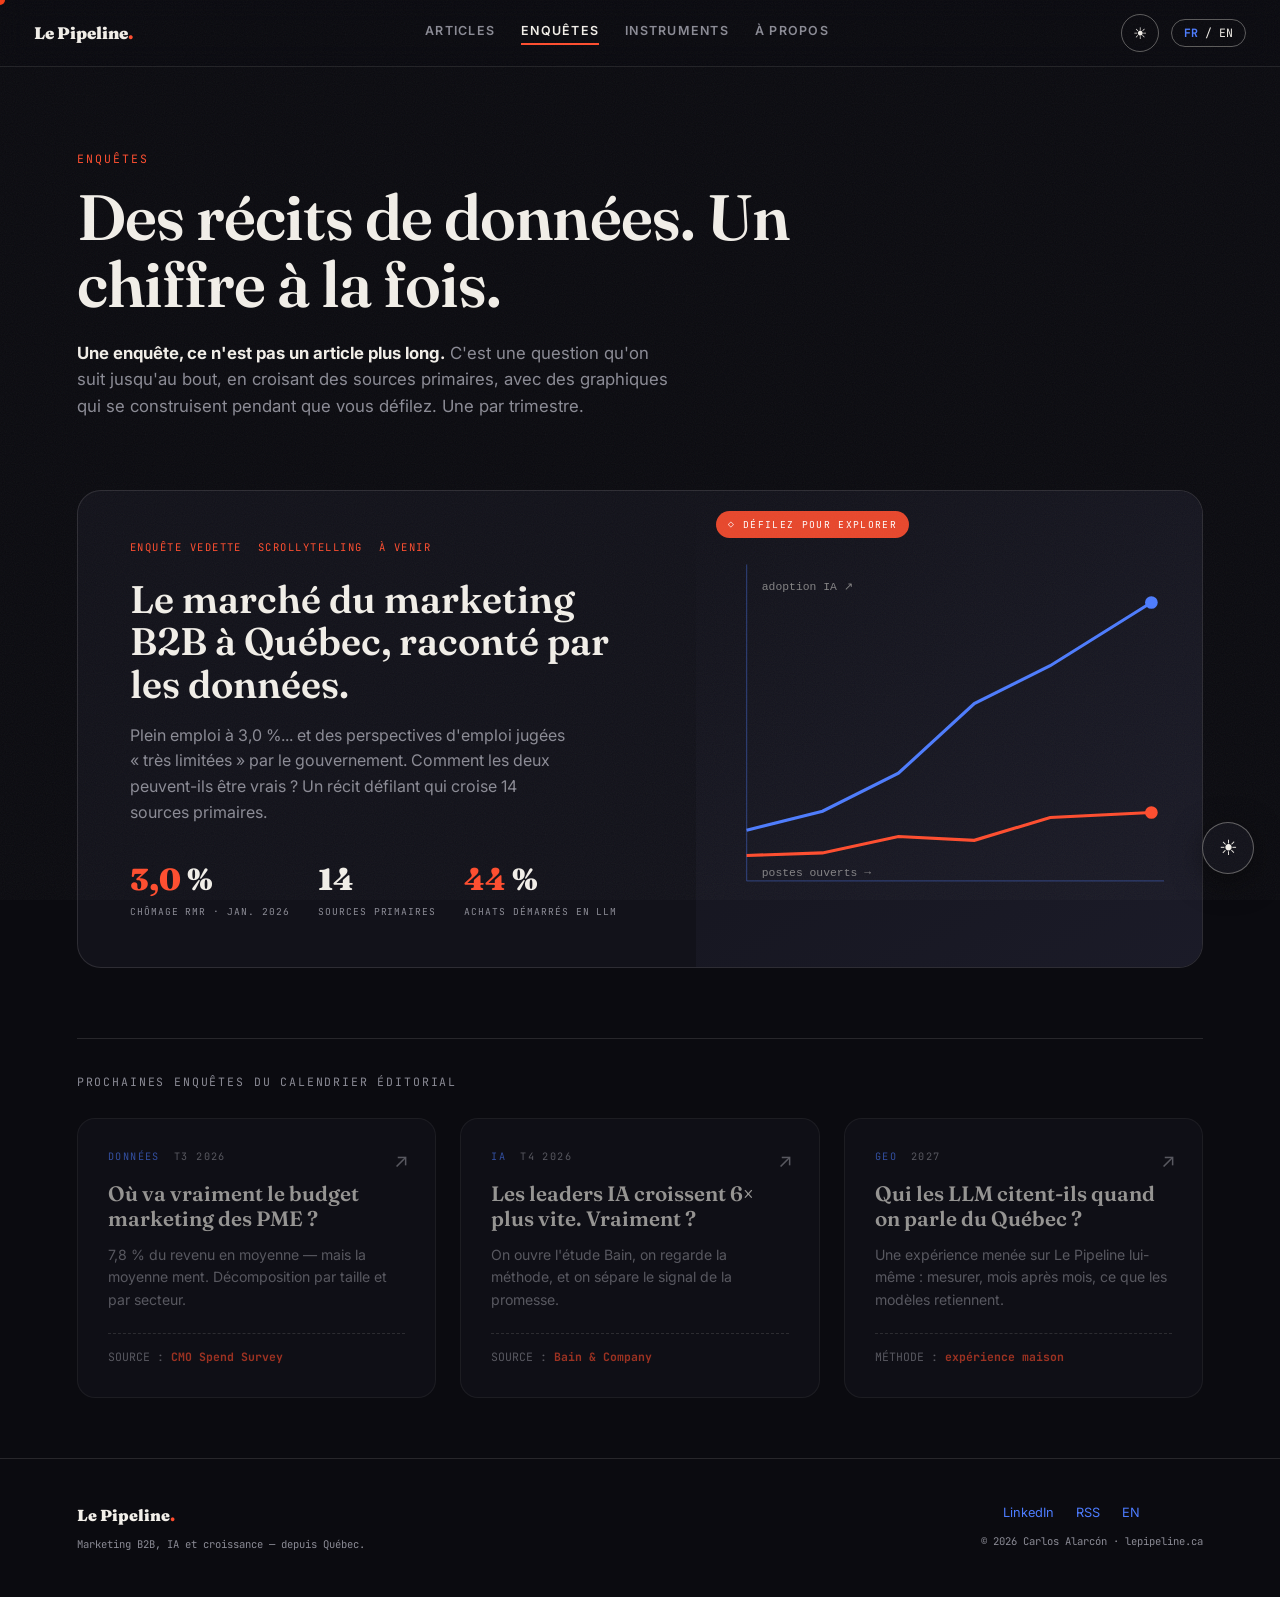
<file: enquetes.html>
<!DOCTYPE html>
<html lang="fr">
<head>
<meta charset="UTF-8">
<meta name="viewport" content="width=device-width, initial-scale=1.0">
<link rel="icon" type="image/svg+xml" href="favicon.svg">
<title>Enquêtes — Le Pipeline</title>
<link rel="canonical" href="https://lepipeline.ca/enquetes.html">
<meta name="description" content="Les enquêtes du Pipeline : récits de données défilants, croisant des sources primaires sur le marketing B2B et l'IA à Québec.">
<link rel="preconnect" href="https://fonts.googleapis.com">
<link href="https://fonts.googleapis.com/css2?family=Fraunces:ital,opsz,wght@0,9..144,300;0,9..144,600;0,9..144,900;1,9..144,400&family=Inter:wght@400;500;600;700&family=JetBrains+Mono:wght@400;600&display=swap" rel="stylesheet">
<style>
  body[data-theme="dark"]{--bg:#0B0B10;--bg-2:#12121A;--fg:#F2EFE9;--dim:#8B8B95;--fg-rgb:242,239,233;--glass:rgba(11,11,16,.72);--card:#12121A;--shadow:rgba(0,0,0,.5)}
  body[data-theme="light"]{--bg:#F7F4EE;--bg-2:#EDE9DF;--fg:#161612;--dim:#6d6d64;--fg-rgb:22,22,18;--glass:rgba(247,244,238,.78);--card:#FFFFFF;--shadow:rgba(20,20,16,.16)}
  :root{--blue:#4D7CFE;--hot:#FF4D2E;--mono:'JetBrains Mono',ui-monospace,monospace}
  *{margin:0;padding:0;box-sizing:border-box}
  html{scroll-behavior:smooth}
  body{background:var(--bg);color:var(--fg);font-family:'Inter',sans-serif;line-height:1.6;overflow-x:hidden;transition:background .6s ease,color .6s ease}
  ::selection{background:var(--hot);color:#fff}
  body::after{content:"";position:fixed;inset:0;pointer-events:none;z-index:99;opacity:.05;background-image:url("data:image/svg+xml,%3Csvg xmlns='http://www.w3.org/2000/svg' width='200' height='200'%3E%3Cfilter id='n'%3E%3CfeTurbulence type='fractalNoise' baseFrequency='0.9' numOctaves='2'/%3E%3C/filter%3E%3Crect width='200' height='200' filter='url(%23n)'/%3E%3C/svg%3E")}
  .cursor{position:fixed;width:10px;height:10px;border-radius:50%;background:var(--hot);pointer-events:none;z-index:100;transform:translate(-50%,-50%);transition:width .25s,height .25s,background .25s;mix-blend-mode:difference}
  .cursor.big{width:64px;height:64px;background:#fff}
  @media(hover:none){.cursor{display:none}}

  .topbar{position:fixed;top:0;left:0;right:0;z-index:50;display:flex;justify-content:space-between;align-items:center;padding:14px 34px;background:var(--glass);backdrop-filter:blur(12px);border-bottom:1px solid rgba(var(--fg-rgb),.1);transition:background .6s}
  .topbar .brand{font-family:'Fraunces',serif;font-weight:900;font-size:1.05rem}
  .topbar .brand a{color:var(--fg);text-decoration:none}
  .topbar nav{display:flex;gap:26px;font-size:.78rem;font-weight:600;text-transform:uppercase;letter-spacing:.1em}
  .topbar nav a{color:var(--dim);text-decoration:none;transition:color .2s}
  .topbar nav a:hover,.topbar nav a.active{color:var(--fg)}
  .topbar nav a.active{border-bottom:2px solid var(--hot);padding-bottom:3px}
  .top-right{display:flex;align-items:center;gap:12px}
  .lang{font-family:var(--mono);font-size:.72rem;border:1px solid rgba(var(--fg-rgb),.35);padding:4px 12px;border-radius:99px}
  .lang b{color:var(--blue)}
  .theme-btn{width:38px;height:38px;border-radius:50%;border:1px solid rgba(var(--fg-rgb),.35);background:transparent;color:var(--fg);cursor:pointer;font-size:1rem;display:flex;align-items:center;justify-content:center;transition:transform .3s,border-color .2s}
  .theme-btn:hover{transform:rotate(24deg);border-color:var(--fg)}
  .theme-float{position:fixed;bottom:26px;right:26px;z-index:60;width:52px;height:52px;font-size:1.3rem;background:var(--card);box-shadow:0 8px 30px var(--shadow)}
  @media(max-width:720px){.topbar nav{display:none}}

  .page-head{padding:150px 6vw 30px;max-width:1000px}
  .sec-label{font-family:var(--mono);font-size:.72rem;letter-spacing:.18em;text-transform:uppercase;color:var(--hot);margin-bottom:16px}
  h1.page-title{font-family:'Fraunces',serif;font-weight:600;font-size:clamp(2.2rem,5vw,4rem);line-height:1.04;letter-spacing:-.015em;max-width:900px}
  .page-intro{color:var(--dim);font-size:1.05rem;max-width:600px;margin-top:22px}
  .page-intro b{color:var(--fg)}

  section{padding:40px 6vw 60px}
  .reveal{opacity:0;transform:translateY(28px);transition:opacity .7s cubic-bezier(.2,.6,.2,1),transform .7s cubic-bezier(.2,.6,.2,1)}
  .reveal.in{opacity:1;transform:none}

  /* enquête vedette */
  .feature{position:relative;display:grid;grid-template-columns:1.1fr .9fr;gap:0;border:1px solid rgba(var(--fg-rgb),.12);border-radius:24px;overflow:hidden;background:var(--card);text-decoration:none;color:var(--fg);transition:transform .35s cubic-bezier(.2,.6,.2,1),border-color .3s}
  .feature:hover{transform:translateY(-6px);border-color:rgba(255,77,46,.45)}
  @media(max-width:900px){.feature{grid-template-columns:1fr}}
  .feature-txt{padding:48px 52px}
  .feature-meta{font-family:var(--mono);font-size:.66rem;letter-spacing:.14em;text-transform:uppercase;color:var(--hot);display:flex;gap:16px;margin-bottom:22px}
  .feature h2{font-family:'Fraunces',serif;font-weight:600;font-size:clamp(1.7rem,3vw,2.6rem);line-height:1.1;margin-bottom:18px}
  .feature p{color:var(--dim);max-width:440px}
  .feature .kpis{display:flex;gap:28px;margin-top:30px;flex-wrap:wrap}
  .kpi .n{font-family:'Fraunces',serif;font-weight:900;font-size:1.9rem}
  .kpi .n span{color:var(--hot)}
  .kpi .l{font-family:var(--mono);font-size:.6rem;letter-spacing:.1em;text-transform:uppercase;color:var(--dim)}
  .feature-viz{position:relative;background:linear-gradient(150deg,#12121A,#1b1b28);display:flex;align-items:center;justify-content:center;min-height:340px;overflow:hidden}
  body[data-theme="light"] .feature-viz{background:linear-gradient(150deg,#efe9dc,#f7f1e6)}
  .feature-viz svg{width:100%;height:100%}
  .badge-scrolly{position:absolute;top:20px;left:20px;font-family:var(--mono);font-size:.6rem;letter-spacing:.14em;text-transform:uppercase;color:#fff;background:rgba(255,77,46,.9);padding:6px 12px;border-radius:99px}

  .subtitle{font-family:var(--mono);font-size:.72rem;letter-spacing:.16em;text-transform:uppercase;color:var(--dim);margin:70px 0 26px;border-top:1px solid rgba(var(--fg-rgb),.12);padding-top:34px}
  .grid{display:grid;grid-template-columns:repeat(3,1fr);gap:24px}
  @media(max-width:900px){.grid{grid-template-columns:1fr}}
  .card{position:relative;background:var(--card);border:1px solid rgba(var(--fg-rgb),.1);border-radius:18px;padding:30px;text-decoration:none;color:var(--fg);overflow:hidden;transition:transform .3s cubic-bezier(.2,.6,.2,1),border-color .3s,opacity .4s;display:flex;flex-direction:column;min-height:280px}
  .card:hover{transform:translateY(-8px);border-color:rgba(77,124,254,.45)}
  .card.soon{opacity:.6}.card.soon:hover{opacity:.85}
  .card-meta{font-family:var(--mono);font-size:.64rem;letter-spacing:.14em;text-transform:uppercase;color:var(--blue);margin-bottom:16px;display:flex;gap:14px}
  .card-meta .tag-soon{color:var(--dim)}
  .card h4{font-family:'Fraunces',serif;font-weight:600;font-size:1.3rem;line-height:1.22;margin-bottom:12px}
  .card p{font-size:.88rem;color:var(--dim);flex:1}
  .card-metric{margin-top:20px;font-family:var(--mono);font-size:.72rem;border-top:1px dashed rgba(var(--fg-rgb),.22);padding-top:14px;color:var(--dim)}
  .card-metric b{color:var(--hot)}
  .card .arrow{position:absolute;top:26px;right:26px;font-size:1.2rem;color:var(--dim)}

  footer{border-top:1px solid rgba(var(--fg-rgb),.12);padding:44px 6vw;display:flex;justify-content:space-between;flex-wrap:wrap;gap:20px;font-size:.8rem;color:var(--dim)}
  footer .fbrand{font-family:'Fraunces',serif;font-weight:900;color:var(--fg);font-size:1rem}
  footer a{color:var(--blue);text-decoration:none;margin-left:22px}
  footer .mono{font-family:var(--mono);font-size:.66rem}
</style>
</head>
<body data-theme="dark">

<div class="cursor" id="cursor"></div>

<div class="topbar">
  <div class="brand"><a href="index.html">Le Pipeline<span style="color:var(--hot)">.</span></a></div>
  <nav>
    <a href="articles.html">Articles</a>
    <a href="enquetes.html" class="active">Enquêtes</a>
    <a href="instruments.html">Instruments</a>
    <a href="a-propos.html">À propos</a>
  </nav>
  <div class="top-right">
    <button class="theme-btn" id="themeBtnTop" title="Jour / Nuit">☀</button>
    <div class="lang"><b>FR</b> / EN</div>
  </div>
</div>
<button class="theme-btn theme-float" id="themeBtn" title="Jour / Nuit">☀</button>

<div class="page-head">
  <div class="sec-label">Enquêtes</div>
  <h1 class="page-title">Des récits de données. Un chiffre à la fois.</h1>
  <p class="page-intro"><b>Une enquête, ce n'est pas un article plus long.</b> C'est une question qu'on suit jusqu'au bout, en croisant des sources primaires, avec des graphiques qui se construisent pendant que vous défilez. Une par trimestre.</p>
</div>

<section>
  <a class="feature reveal" href="#">
    <div class="feature-txt">
      <div class="feature-meta"><span>ENQUÊTE VEDETTE</span><span>SCROLLYTELLING</span><span>À VENIR</span></div>
      <h2>Le marché du marketing B2B à Québec, raconté par les données.</h2>
      <p>Plein emploi à 3,0 %... et des perspectives d'emploi jugées « très limitées » par le gouvernement. Comment les deux peuvent-ils être vrais&nbsp;? Un récit défilant qui croise 14 sources primaires.</p>
      <div class="kpis">
        <div class="kpi"><div class="n"><span>3,0</span>&nbsp;%</div><div class="l">Chômage RMR · jan. 2026</div></div>
        <div class="kpi"><div class="n">14</div><div class="l">Sources primaires</div></div>
        <div class="kpi"><div class="n"><span>44</span>&nbsp;%</div><div class="l">Achats démarrés en LLM</div></div>
      </div>
    </div>
    <div class="feature-viz">
      <span class="badge-scrolly">◇ défilez pour explorer</span>
      <svg viewBox="0 0 400 340" xmlns="http://www.w3.org/2000/svg" aria-hidden="true">
        <g fill="none" stroke="rgba(77,124,254,.35)" stroke-width="1">
          <line x1="40" y1="40" x2="40" y2="290"/><line x1="40" y1="290" x2="370" y2="290"/>
        </g>
        <polyline points="40,250 100,235 160,205 220,150 280,120 360,70" fill="none" stroke="#4D7CFE" stroke-width="2.5"/>
        <polyline points="40,270 100,268 160,255 220,258 280,240 360,236" fill="none" stroke="#FF4D2E" stroke-width="2.5"/>
        <circle cx="360" cy="70" r="5" fill="#4D7CFE"/><circle cx="360" cy="236" r="5" fill="#FF4D2E"/>
        <text x="52" y="60" fill="rgba(242,239,233,.5)" font-family="monospace" font-size="9">adoption IA ↗</text>
        <text x="52" y="286" fill="rgba(242,239,233,.5)" font-family="monospace" font-size="9">postes ouverts →</text>
      </svg>
    </div>
  </a>

  <div class="subtitle">Prochaines enquêtes du calendrier éditorial</div>
  <div class="grid">
    <a class="card reveal soon" href="#">
      <span class="arrow">↗</span>
      <div class="card-meta"><span>DONNÉES</span><span class="tag-soon">T3 2026</span></div>
      <h4>Où va vraiment le budget marketing des PME&nbsp;?</h4>
      <p>7,8 % du revenu en moyenne — mais la moyenne ment. Décomposition par taille et par secteur.</p>
      <div class="card-metric">SOURCE : <b>CMO Spend Survey</b></div>
    </a>
    <a class="card reveal soon" href="#">
      <span class="arrow">↗</span>
      <div class="card-meta"><span>IA</span><span class="tag-soon">T4 2026</span></div>
      <h4>Les leaders IA croissent 6× plus vite. Vraiment&nbsp;?</h4>
      <p>On ouvre l'étude Bain, on regarde la méthode, et on sépare le signal de la promesse.</p>
      <div class="card-metric">SOURCE : <b>Bain &amp; Company</b></div>
    </a>
    <a class="card reveal soon" href="#">
      <span class="arrow">↗</span>
      <div class="card-meta"><span>GEO</span><span class="tag-soon">2027</span></div>
      <h4>Qui les LLM citent-ils quand on parle du Québec&nbsp;?</h4>
      <p>Une expérience menée sur Le Pipeline lui-même : mesurer, mois après mois, ce que les modèles retiennent.</p>
      <div class="card-metric">MÉTHODE : <b>expérience maison</b></div>
    </a>
  </div>
</section>

<footer>
  <div>
    <div class="fbrand">Le Pipeline<span style="color:var(--hot)">.</span></div>
    <div class="mono" style="margin-top:8px">Marketing B2B, IA et croissance — depuis Québec.</div>
  </div>
  <div>
    <a href="#">LinkedIn</a><a href="#">RSS</a><a href="#">EN</a>
    <div class="mono" style="margin-top:10px;text-align:right">© 2026 Carlos Alarcón · lepipeline.ca</div>
  </div>
</footer>

<script>
(function(){
  const saved=localStorage.getItem('lp-theme');const h=new Date().getHours();
  document.body.dataset.theme=saved||((h>=7&&h<19)?'light':'dark');
  function sync(){document.querySelectorAll('.theme-btn').forEach(b=>b.textContent=document.body.dataset.theme==='dark'?'☀':'☾')}
  sync();
  document.querySelectorAll('.theme-btn').forEach(btn=>btn.addEventListener('click',()=>{
    const n=document.body.dataset.theme==='dark'?'light':'dark';document.body.dataset.theme=n;localStorage.setItem('lp-theme',n);sync();
  }));
})();
(function(){const c=document.getElementById('cursor');if(!c)return;
  addEventListener('mousemove',e=>{c.style.left=e.clientX+'px';c.style.top=e.clientY+'px'});
  document.querySelectorAll('a,button').forEach(el=>{el.addEventListener('mouseenter',()=>c.classList.add('big'));el.addEventListener('mouseleave',()=>c.classList.remove('big'))});
})();
(function(){const io=new IntersectionObserver(es=>es.forEach(x=>{if(x.isIntersecting){x.target.classList.add('in');io.unobserve(x.target)}}),{threshold:.12});
  document.querySelectorAll('.reveal').forEach(el=>io.observe(el))})();
</script>
</body>
</html>
</file>
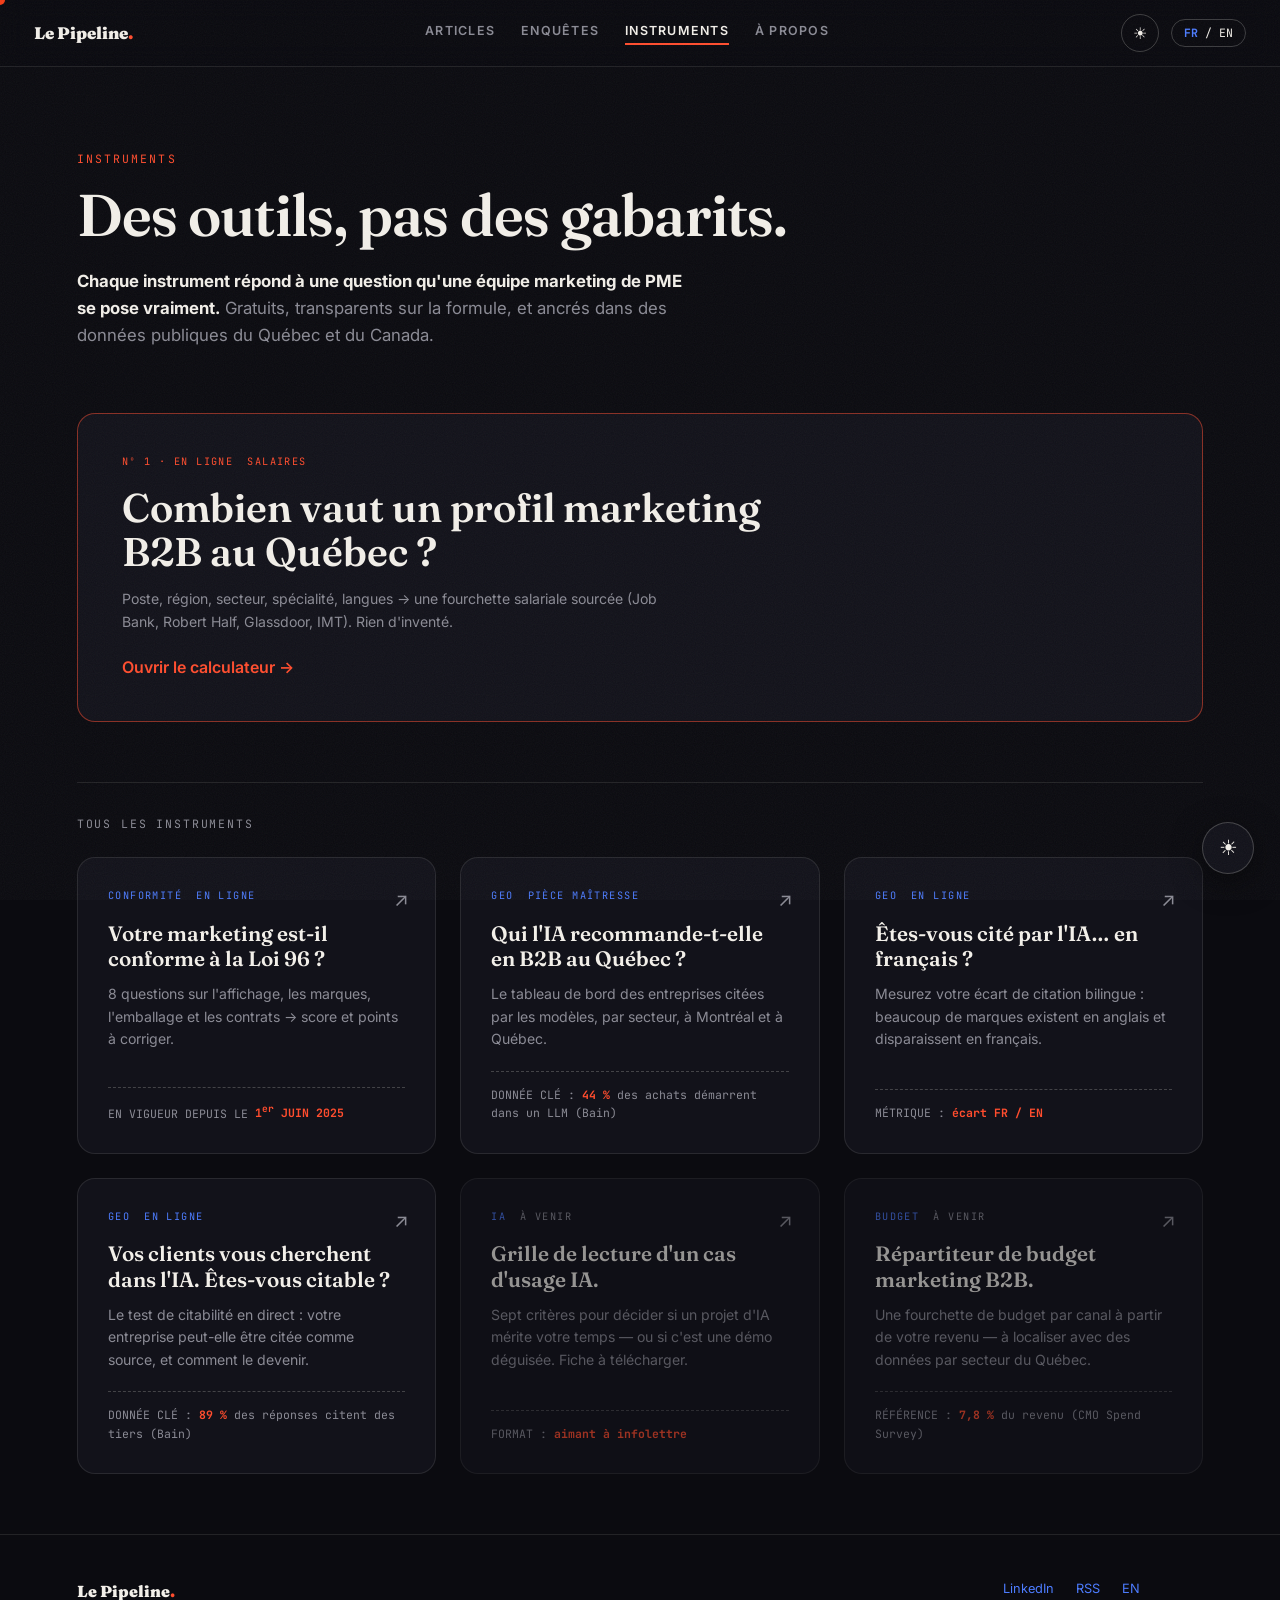
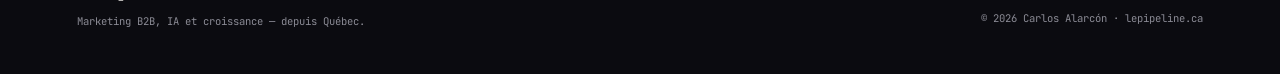
<file: instruments.html>
<!DOCTYPE html>
<html lang="fr">
<head>
<meta charset="UTF-8">
<meta name="viewport" content="width=device-width, initial-scale=1.0">
<link rel="icon" type="image/svg+xml" href="favicon.svg">
<title>Instruments — Le Pipeline</title>
<link rel="canonical" href="https://lepipeline.ca/instruments.html">
<meta name="description" content="Les instruments du Pipeline : calculateur de salaire marketing B2B, diagnostic Loi 96, GEO scoreboard et tests de citabilité par l'IA — pensés pour le Québec.">
<link rel="preconnect" href="https://fonts.googleapis.com">
<link href="https://fonts.googleapis.com/css2?family=Fraunces:ital,opsz,wght@0,9..144,300;0,9..144,600;0,9..144,900;1,9..144,400&family=Inter:wght@400;500;600;700&family=JetBrains+Mono:wght@400;600&display=swap" rel="stylesheet">
<link rel="stylesheet" href="assets/lp.css">
</head>
<body>
<script>document.body.dataset.theme=(function(){try{var s=localStorage.getItem('lp-theme');if(s)return s;}catch(e){}var h=new Date().getHours();return(h>=7&&h<19)?'light':'dark';})();</script>

<div class="cursor" id="cursor"></div>

<div class="topbar">
  <div class="brand"><a href="index.html">Le Pipeline<span style="color:var(--hot)">.</span></a></div>
  <nav>
    <a href="articles.html">Articles</a>
    <a href="enquetes.html">Enquêtes</a>
    <a href="instruments.html" class="active">Instruments</a>
    <a href="a-propos.html">À propos</a>
  </nav>
  <div class="top-right">
    <button class="theme-btn" title="Jour / Nuit">☀</button>
    <div class="lang"><b>FR</b> / EN</div>
  </div>
</div>
<button class="theme-btn theme-float" title="Jour / Nuit">☀</button>

<div class="page-head">
  <div class="sec-label">Instruments</div>
  <h1 class="page-title">Des outils, pas des gabarits.</h1>
  <p class="page-intro"><b>Chaque instrument répond à une question qu'une équipe marketing de PME se pose vraiment.</b> Gratuits, transparents sur la formule, et ancrés dans des données publiques du Québec et du Canada.</p>
</div>

<section>
  <a class="card featured reveal" href="instruments/salaire.html" style="display:block;text-decoration:none;color:var(--fg);padding:40px 44px">
    <div class="card-meta" style="color:var(--hot)"><span>Nº 1 · en ligne</span><span>salaires</span></div>
    <h2 style="font-family:'Fraunces',serif;font-weight:600;font-size:clamp(1.7rem,3.2vw,2.5rem);line-height:1.1;margin:8px 0 14px;max-width:720px">Combien vaut un profil marketing B2B au Québec&nbsp;?</h2>
    <p style="color:var(--dim);max-width:560px">Poste, région, secteur, spécialité, langues → une fourchette salariale sourcée (Job Bank, Robert Half, Glassdoor, IMT). Rien d'inventé.</p>
    <div style="margin-top:22px;display:inline-block;font-weight:600;color:var(--hot)">Ouvrir le calculateur →</div>
  </a>

  <div class="subtitle">Tous les instruments</div>
  <div class="grid">

    <a class="card reveal" href="instruments/loi-96.html">
      <span class="arrow">↗</span>
      <div class="card-meta"><span>CONFORMITÉ</span><span>EN LIGNE</span></div>
      <h4>Votre marketing est-il conforme à la Loi 96&nbsp;?</h4>
      <p>8 questions sur l'affichage, les marques, l'emballage et les contrats → score et points à corriger.</p>
      <div class="card-metric">EN VIGUEUR DEPUIS LE <b>1<sup>er</sup> JUIN 2025</b></div>
    </a>

    <a class="card reveal" href="instruments/geo-scoreboard.html">
      <span class="arrow">↗</span>
      <div class="card-meta"><span>GEO</span><span>PIÈCE MAÎTRESSE</span></div>
      <h4>Qui l'IA recommande-t-elle en B2B au Québec&nbsp;?</h4>
      <p>Le tableau de bord des entreprises citées par les modèles, par secteur, à Montréal et à Québec.</p>
      <div class="card-metric">DONNÉE CLÉ : <b>44 %</b> des achats démarrent dans un LLM (Bain)</div>
    </a>

    <a class="card reveal" href="instruments/geo-bilingue.html">
      <span class="arrow">↗</span>
      <div class="card-meta"><span>GEO</span><span>EN LIGNE</span></div>
      <h4>Êtes-vous cité par l'IA… en français&nbsp;?</h4>
      <p>Mesurez votre écart de citation bilingue : beaucoup de marques existent en anglais et disparaissent en français.</p>
      <div class="card-metric">MÉTRIQUE : <b>écart FR / EN</b></div>
    </a>

    <a class="card reveal" href="instruments/citable.html">
      <span class="arrow">↗</span>
      <div class="card-meta"><span>GEO</span><span>EN LIGNE</span></div>
      <h4>Vos clients vous cherchent dans l'IA. Êtes-vous citable&nbsp;?</h4>
      <p>Le test de citabilité en direct : votre entreprise peut-elle être citée comme source, et comment le devenir.</p>
      <div class="card-metric">DONNÉE CLÉ : <b>89 %</b> des réponses citent des tiers (Bain)</div>
    </a>

    <a class="card reveal soon" href="#">
      <span class="arrow">↗</span>
      <div class="card-meta"><span>IA</span><span class="tag-soon">À VENIR</span></div>
      <h4>Grille de lecture d'un cas d'usage IA.</h4>
      <p>Sept critères pour décider si un projet d'IA mérite votre temps — ou si c'est une démo déguisée. Fiche à télécharger.</p>
      <div class="card-metric">FORMAT : <b>aimant à infolettre</b></div>
    </a>

    <a class="card reveal soon" href="#">
      <span class="arrow">↗</span>
      <div class="card-meta"><span>BUDGET</span><span class="tag-soon">À VENIR</span></div>
      <h4>Répartiteur de budget marketing B2B.</h4>
      <p>Une fourchette de budget par canal à partir de votre revenu — à localiser avec des données par secteur du Québec.</p>
      <div class="card-metric">RÉFÉRENCE : <b>7,8 %</b> du revenu (CMO Spend Survey)</div>
    </a>

  </div>
</section>

<footer>
  <div>
    <div class="fbrand">Le Pipeline<span style="color:var(--hot)">.</span></div>
    <div class="mono" style="margin-top:8px">Marketing B2B, IA et croissance — depuis Québec.</div>
  </div>
  <div>
    <a href="#">LinkedIn</a><a href="#">RSS</a><a href="#">EN</a>
    <div class="mono" style="margin-top:10px;text-align:right">© 2026 Carlos Alarcón · lepipeline.ca</div>
  </div>
</footer>

<script src="assets/lp.js"></script>
</body>
</html>
</file>
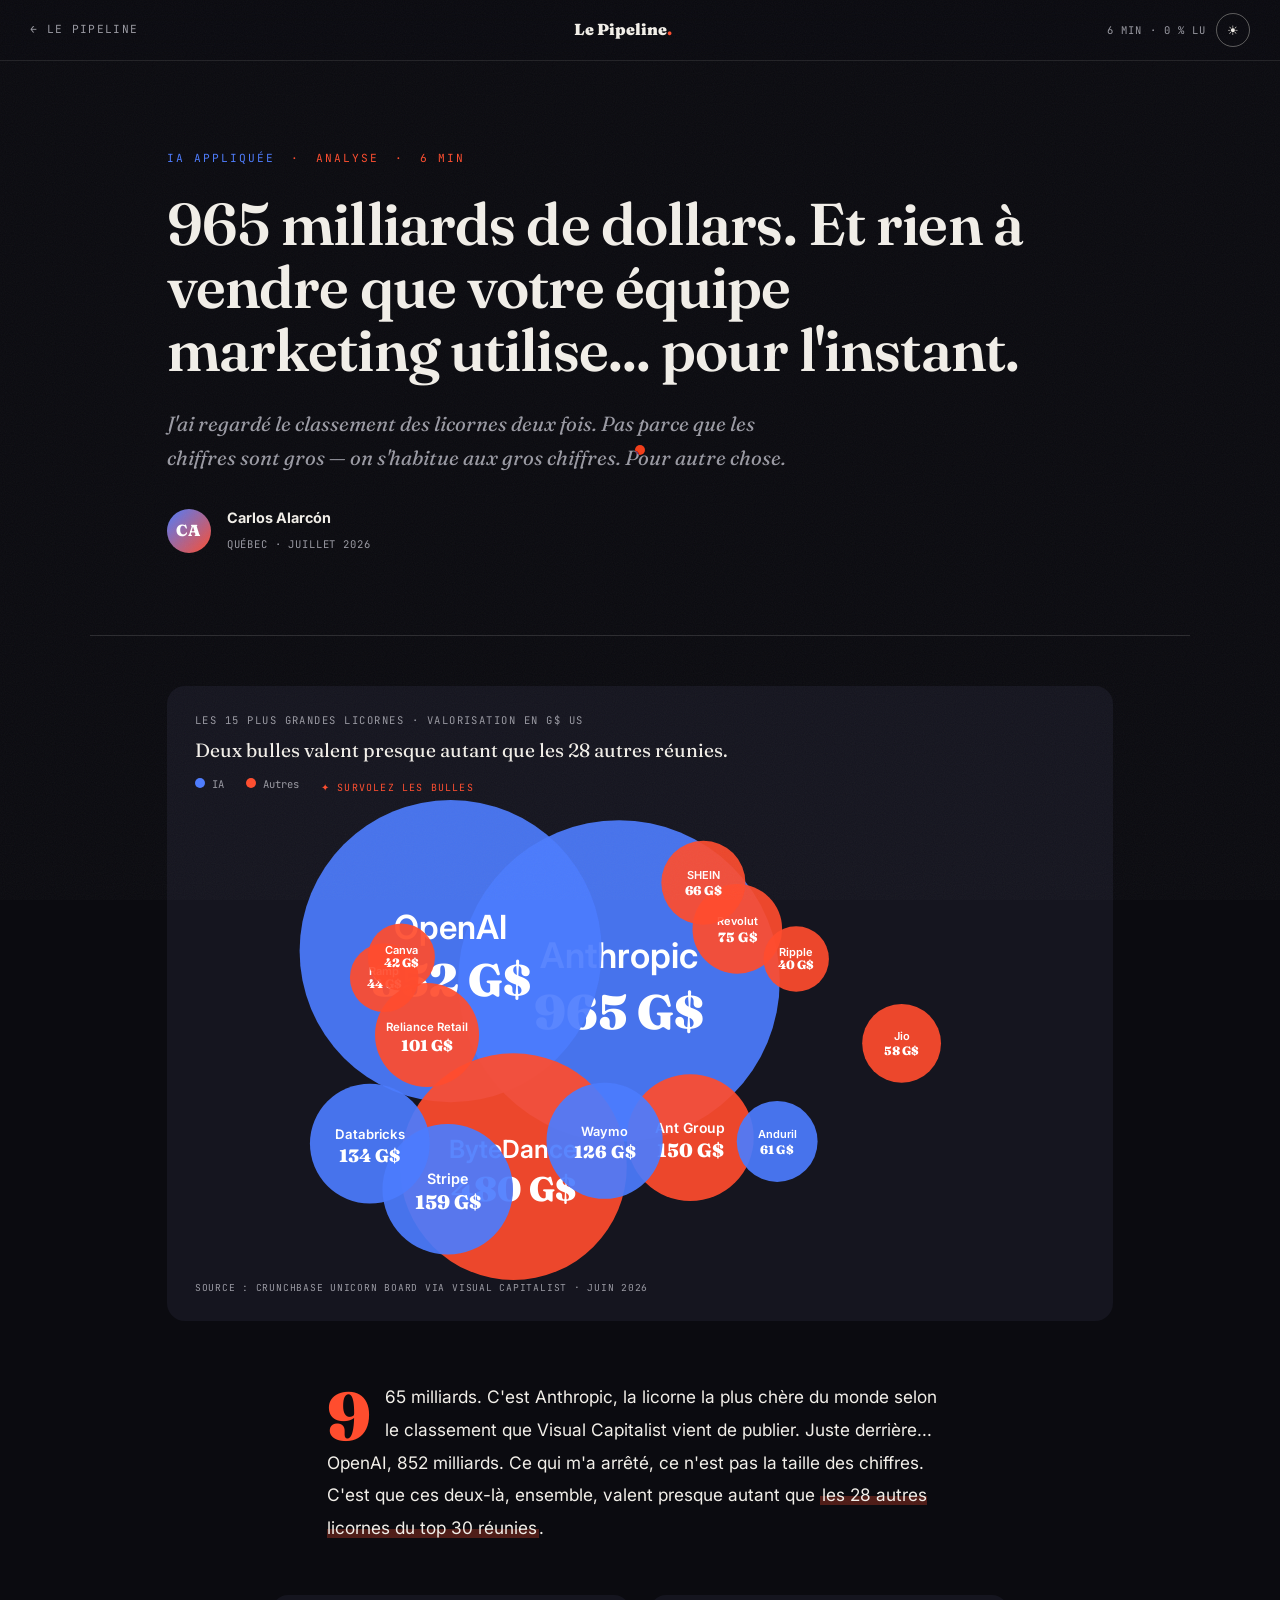
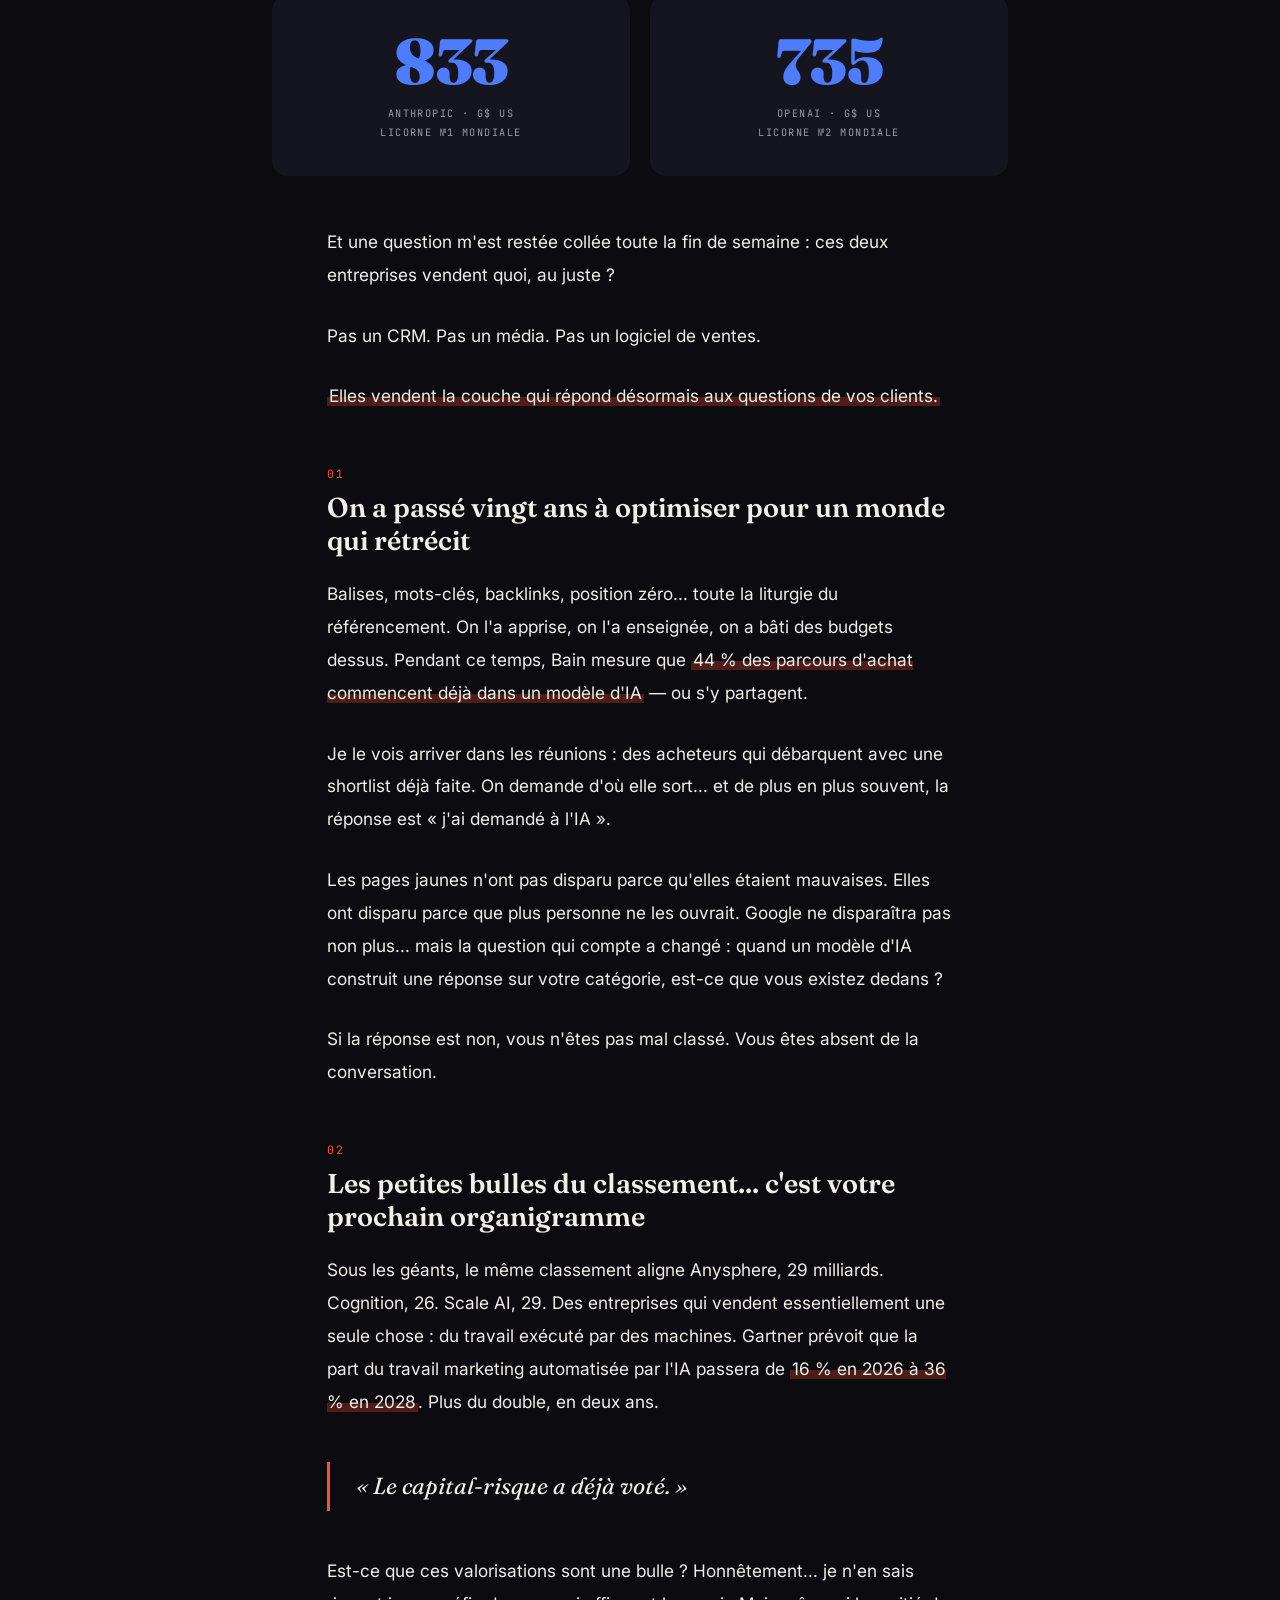
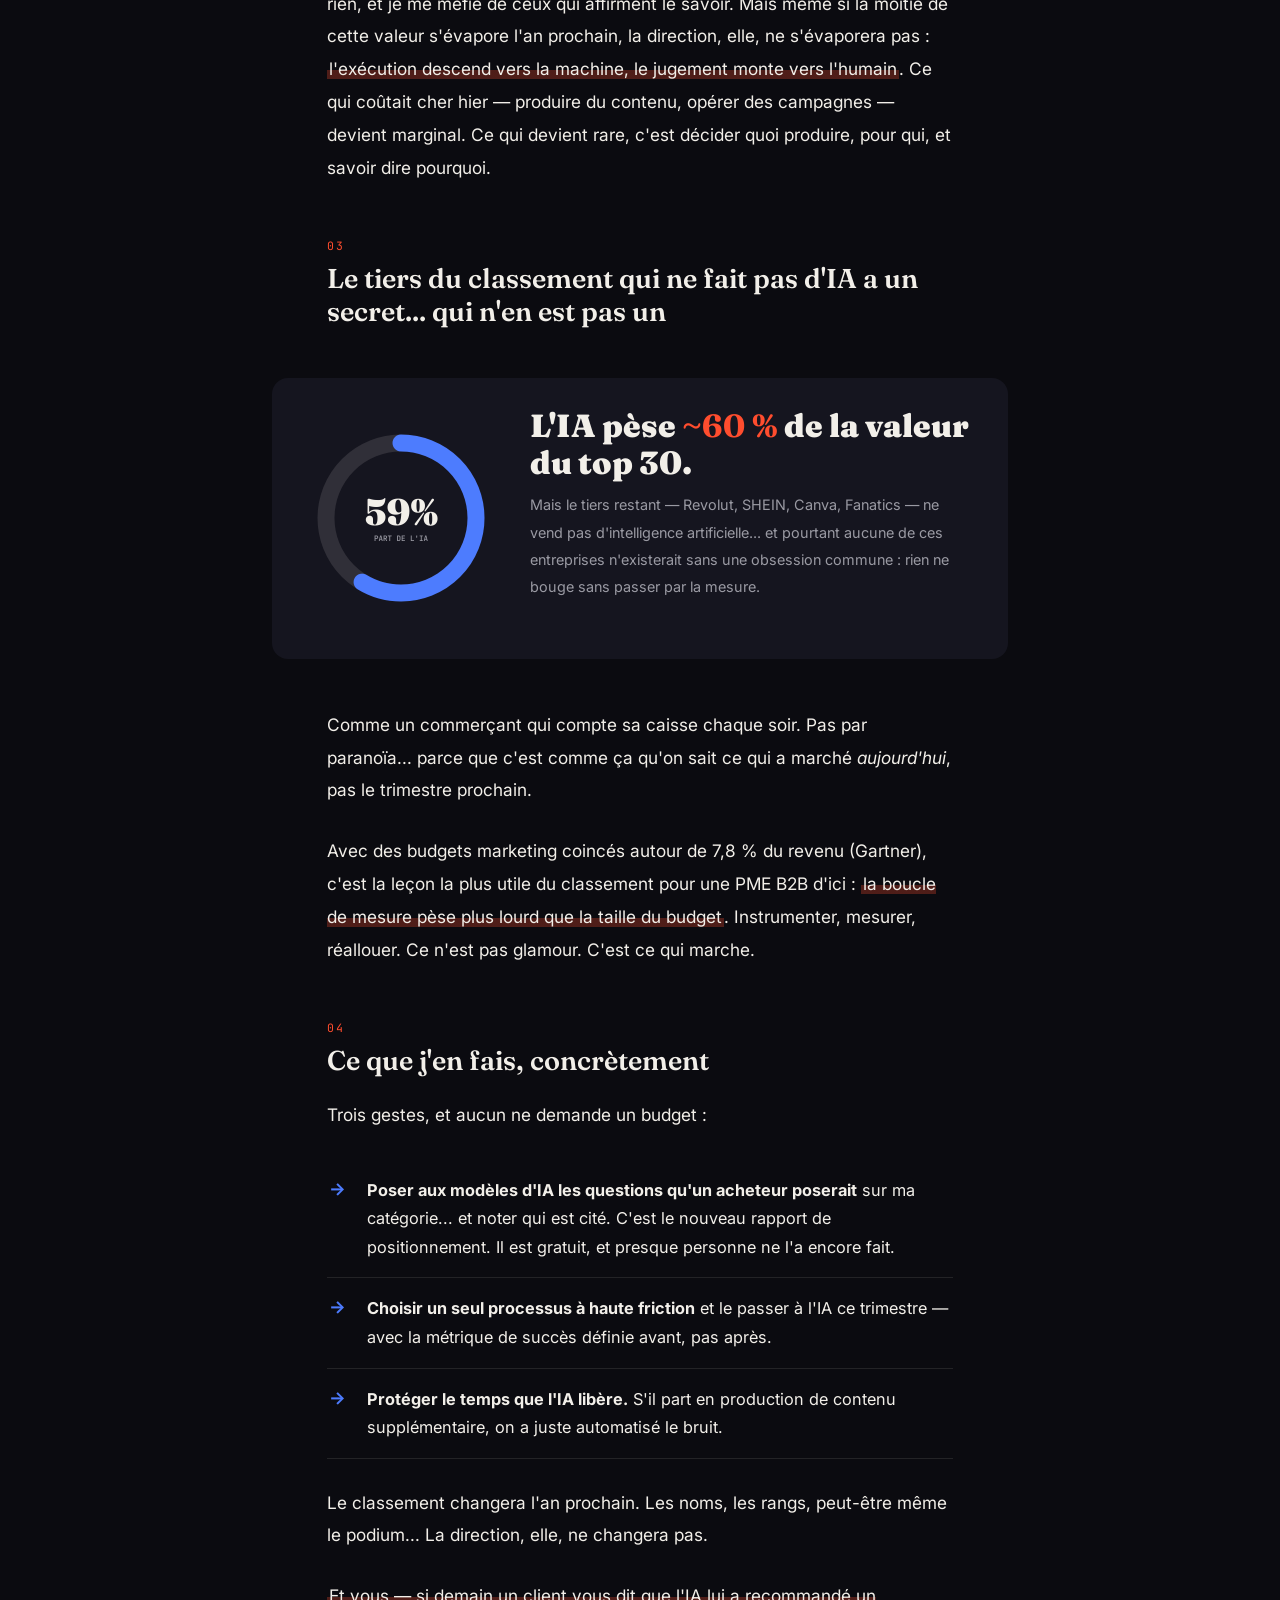
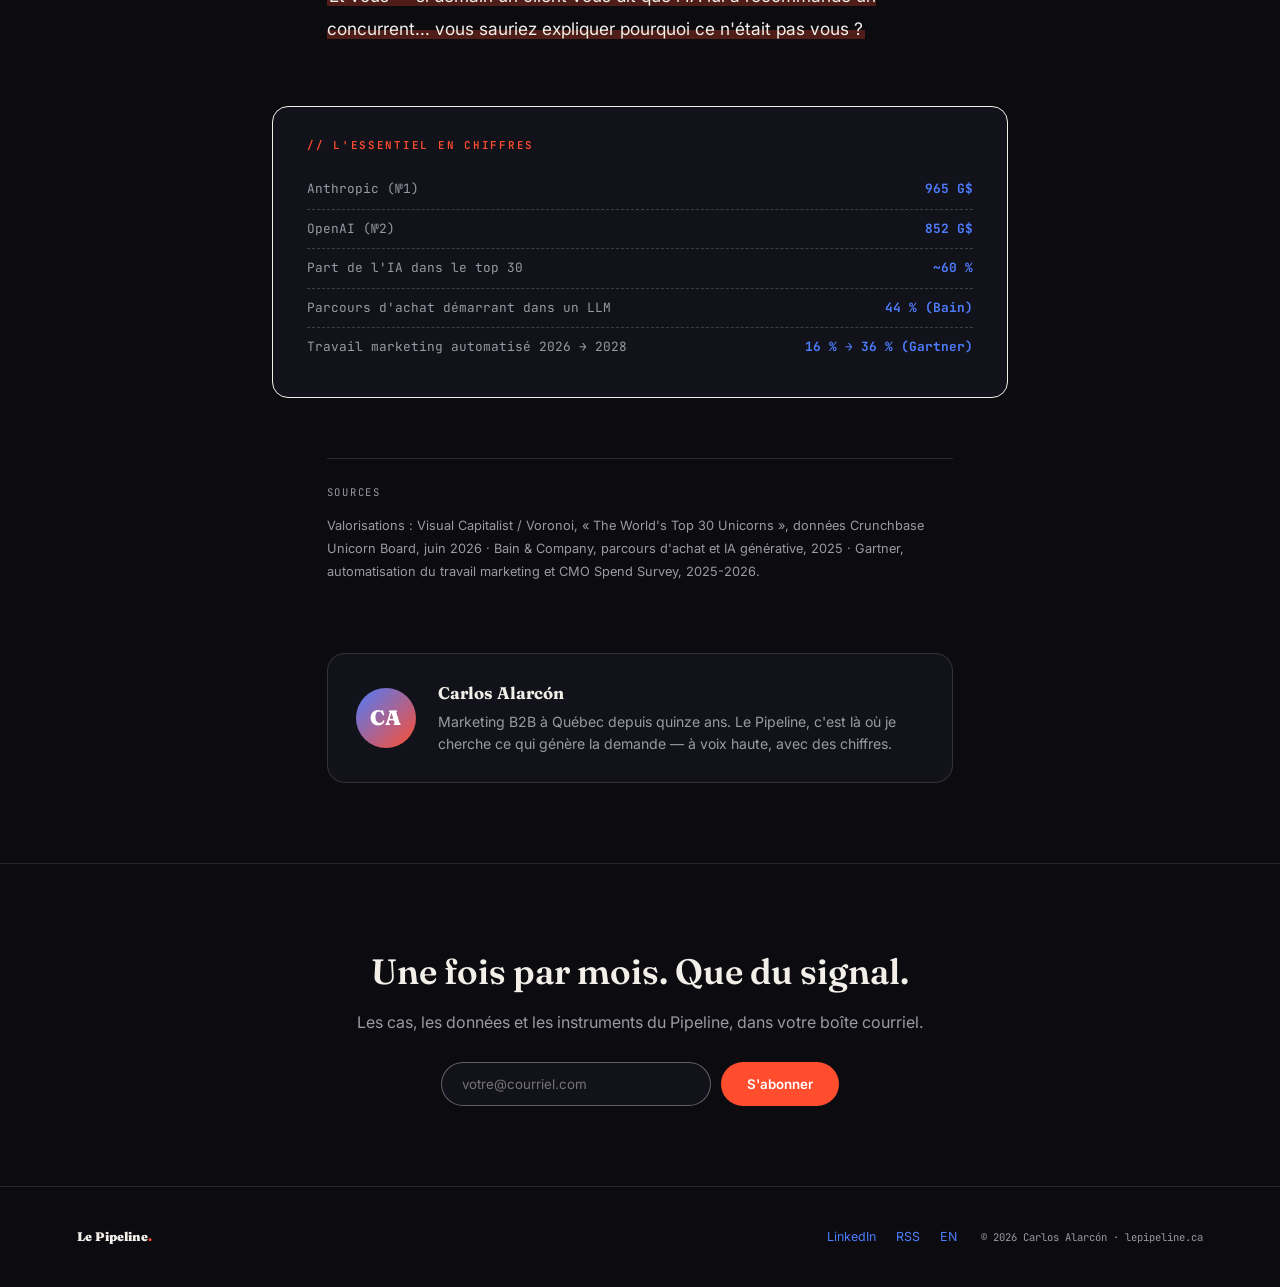
<file: articles/965-milliards.html>
<!DOCTYPE html>
<html lang="fr">
<head>
<meta charset="UTF-8">
<meta name="viewport" content="width=device-width, initial-scale=1.0">
<link rel="icon" type="image/svg+xml" href="../favicon.svg">
<title>965 milliards. Et rien à vendre que votre marketing utilise... pour l'instant — Le Pipeline</title>
<link rel="canonical" href="https://lepipeline.ca/articles/965-milliards.html">
<meta name="description" content="Anthropic et OpenAI valent ensemble près de 1 800 milliards. Lecture du classement des licornes avec les yeux d'un marketeur B2B, depuis Québec.">
<script type="application/ld+json">
{"@context":"https://schema.org","@type":"Article","headline":"965 milliards de dollars. Et rien à vendre que votre équipe marketing utilise... pour l'instant.","inLanguage":"fr-CA","datePublished":"2026-07-28","author":{"@type":"Person","name":"Carlos Alarcón","jobTitle":"Leader marketing B2B","sameAs":["https://ca.linkedin.com/in/alarconmarketing"]},"publisher":{"@type":"Organization","name":"Le Pipeline","url":"https://lepipeline.ca"},"isBasedOn":"Crunchbase Unicorn Board via Visual Capitalist, juin 2026"}
</script>
<link rel="preconnect" href="https://fonts.googleapis.com">
<link href="https://fonts.googleapis.com/css2?family=Fraunces:ital,opsz,wght@0,9..144,300;0,9..144,400;0,9..144,600;0,9..144,900;1,9..144,400;1,9..144,600&family=Inter:wght@400;500;600;700&family=JetBrains+Mono:wght@400;600&display=swap" rel="stylesheet">
<style>
  body[data-theme="dark"]{
    --bg:#0B0B10; --bg-2:#12121A; --fg:#F2EFE9; --dim:#9a9aa3;
    --fg-rgb:242,239,233; --glass:rgba(11,11,16,.75); --card:#12121A;
    --chart-bg:#15151F; --shadow:rgba(0,0,0,.5); --blue:#4D7CFE;
  }
  body[data-theme="light"]{
    --bg:#F9F7F2; --bg-2:#EFEBE2; --fg:#1B1B16; --dim:#66665e;
    --fg-rgb:27,27,22; --glass:rgba(249,247,242,.8); --card:#FFFFFF;
    --chart-bg:#F1EDE3; --shadow:rgba(20,20,16,.14); --blue:#2E5BFF;
  }
  :root{ --hot:#FF4D2E; --mono:'JetBrains Mono',ui-monospace,monospace; }
  *{margin:0;padding:0;box-sizing:border-box}
  html{scroll-behavior:smooth}
  body{background:var(--bg);color:var(--fg);font-family:'Inter',sans-serif;line-height:1.6;overflow-x:hidden;transition:background .6s,color .6s}
  ::selection{background:var(--hot);color:#fff}
  body::after{content:"";position:fixed;inset:0;pointer-events:none;z-index:99;opacity:.045;
    background-image:url("data:image/svg+xml,%3Csvg xmlns='http://www.w3.org/2000/svg' width='200' height='200'%3E%3Cfilter id='n'%3E%3CfeTurbulence type='fractalNoise' baseFrequency='0.9' numOctaves='2'/%3E%3C/filter%3E%3Crect width='200' height='200' filter='url(%23n)'/%3E%3C/svg%3E")}
  .cursor{position:fixed;width:10px;height:10px;border-radius:50%;background:var(--hot);pointer-events:none;z-index:100;
    transform:translate(-50%,-50%);transition:width .25s,height .25s;mix-blend-mode:difference}
  .cursor.big{width:60px;height:60px;background:#fff}
  @media(hover:none){.cursor{display:none}}
  .progress{position:fixed;top:0;left:0;height:3px;background:linear-gradient(90deg,var(--blue),var(--hot));width:0;z-index:60}

  .topbar{position:fixed;top:0;left:0;right:0;z-index:50;display:flex;justify-content:space-between;align-items:center;
    padding:13px 30px;background:var(--glass);backdrop-filter:blur(12px);border-bottom:1px solid rgba(var(--fg-rgb),.1)}
  .topbar .brand{font-family:'Fraunces',serif;font-weight:900;font-size:1rem;text-decoration:none;color:var(--fg)}
  .topbar .back{font-family:var(--mono);font-size:.7rem;letter-spacing:.12em;color:var(--dim);text-decoration:none}
  .top-right{display:flex;align-items:center;gap:10px}
  .theme-btn{width:34px;height:34px;border-radius:50%;border:1px solid rgba(var(--fg-rgb),.35);background:transparent;color:var(--fg);
    cursor:pointer;display:flex;align-items:center;justify-content:center;transition:transform .3s}
  .theme-btn:hover{transform:rotate(24deg)}
  .readtime{font-family:var(--mono);font-size:.66rem;color:var(--dim);letter-spacing:.1em}

  .a-hero{padding:150px 6vw 40px;max-width:1100px;margin:0 auto}
  .a-kicker{font-family:var(--mono);font-size:.7rem;letter-spacing:.18em;text-transform:uppercase;color:var(--hot);display:flex;gap:16px;margin-bottom:24px;flex-wrap:wrap}
  .a-kicker .cat{color:var(--blue)}
  h1{font-family:'Fraunces',serif;font-weight:600;font-size:clamp(2rem,4.6vw,3.7rem);line-height:1.07;letter-spacing:-.015em;max-width:900px}
  .standfirst{margin-top:26px;font-size:clamp(1.05rem,1.6vw,1.28rem);line-height:1.65;color:var(--dim);max-width:660px;font-family:'Fraunces',serif;font-style:italic}
  .a-byline{margin-top:32px;display:flex;align-items:center;gap:16px}
  .a-avatar{width:44px;height:44px;border-radius:50%;background:linear-gradient(135deg,var(--blue),var(--hot));display:flex;align-items:center;justify-content:center;
    font-family:'Fraunces',serif;font-weight:900;color:#fff}
  .a-byline .who b{display:block;font-size:.9rem}
  .a-byline .who span{color:var(--dim);font-family:var(--mono);font-size:.66rem;letter-spacing:.08em}
  .a-rule{max-width:1100px;margin:40px auto 0;border-bottom:1px solid rgba(var(--fg-rgb),.14)}

  /* ---------- BULLES INTERACTIVES ---------- */
  .viz-full{max-width:1100px;margin:50px auto 0;padding:0 6vw}
  .viz-box{background:var(--chart-bg);border-radius:18px;padding:26px 28px 14px;transition:background .6s}
  .viz-box .t{font-family:var(--mono);font-size:.66rem;letter-spacing:.14em;text-transform:uppercase;color:var(--dim)}
  .viz-box .st{font-family:'Fraunces',serif;font-size:1.2rem;margin:6px 0 4px}
  .legend{display:flex;gap:22px;margin:10px 0 4px;font-family:var(--mono);font-size:.66rem;color:var(--dim)}
  .legend i{display:inline-block;width:10px;height:10px;border-radius:50%;margin-right:7px}
  #bubbles{width:100%;height:480px;display:block;cursor:crosshair}
  .viz-box .src{font-family:var(--mono);font-size:.6rem;color:var(--dim);padding-bottom:12px;letter-spacing:.08em}
  .viz-hint{font-family:var(--mono);font-size:.62rem;color:var(--hot);letter-spacing:.12em;margin-top:4px}

  /* ---------- riel de navigation (marge gauche, grands écrans) ---------- */
  .story-rail{position:fixed;left:36px;top:50%;transform:translateY(-50%);z-index:40;display:none;flex-direction:column}
  @media(min-width:1500px){.story-rail{display:flex}}
  .story-rail a{display:flex;align-items:center;text-decoration:none;padding:15px 0;position:relative}
  .story-rail a:not(:last-child)::after{content:"";position:absolute;left:3.5px;top:26px;width:1px;height:calc(100% - 4px);background:rgba(var(--fg-rgb),.14)}
  .story-rail .dot{width:8px;height:8px;border-radius:50%;background:rgba(var(--fg-rgb),.24);flex-shrink:0;transition:background .3s,transform .3s;position:relative;z-index:2}
  .story-rail .lbl{max-width:0;overflow:hidden;white-space:nowrap;opacity:0;transition:max-width .35s ease,opacity .3s,margin-left .35s ease;font-family:var(--mono);font-size:.7rem;letter-spacing:.02em;color:var(--dim)}
  .story-rail .lbl i{color:var(--hot);font-style:normal;margin-right:9px;font-weight:600}
  .story-rail a:hover .lbl,.story-rail a.active .lbl{max-width:210px;opacity:1;margin-left:14px}
  .story-rail a.active .dot{background:var(--hot);transform:scale(1.35)}
  .story-rail a:hover .dot{background:var(--fg)}

  .body-wrap{max-width:780px;margin:0 auto;padding:60px 6vw 40px}
  .body-wrap p{font-size:1.08rem;line-height:1.9;margin-bottom:28px}
  .body-wrap p.first::first-letter{font-family:'Fraunces',serif;font-weight:900;font-size:3.9em;float:left;line-height:.8;margin:8px 14px 0 0;color:var(--hot)}
  .body-wrap h2{font-family:'Fraunces',serif;font-weight:600;font-size:1.7rem;line-height:1.2;margin:54px 0 22px}
  .body-wrap h2 .no{font-family:var(--mono);font-size:.72rem;color:var(--hot);display:block;letter-spacing:.18em;margin-bottom:10px;font-weight:400}
  mark{background:linear-gradient(transparent 55%, rgba(255,77,46,.28) 55%);color:inherit;padding:0 2px}
  .pull{border-left:3px solid var(--hot);margin:44px 0;padding:8px 0 8px 26px;font-family:'Fraunces',serif;font-style:italic;font-size:1.45rem;line-height:1.4}

  /* duo de gros chiffres */
  .duo{display:grid;grid-template-columns:1fr 1fr;gap:20px;margin:50px -55px}
  @media(max-width:800px){.duo{margin:50px 0;grid-template-columns:1fr}}
  .duo>div{background:var(--chart-bg);border-radius:16px;padding:34px 30px;text-align:center;transition:background .6s}
  .duo .n{font-family:'Fraunces',serif;font-weight:900;font-size:clamp(2.6rem,6vw,4rem);line-height:1;letter-spacing:-.02em}
  .duo .n.blue{color:var(--blue)} .duo .n.hot{color:var(--hot)}
  .duo .l{font-family:var(--mono);font-size:.64rem;letter-spacing:.14em;text-transform:uppercase;color:var(--dim);margin-top:12px;line-height:1.8}

  /* donut 60 % */
  .donut-block{display:flex;gap:34px;align-items:center;margin:50px -55px;background:var(--chart-bg);border-radius:16px;padding:30px 34px;transition:background .6s}
  @media(max-width:800px){.donut-block{margin:50px 0;flex-direction:column}}
  #donut{width:190px;height:190px;flex-shrink:0}
  .donut-txt .big{font-family:'Fraunces',serif;font-weight:900;font-size:2rem;line-height:1.15}
  .donut-txt .big b{color:var(--hot)}
  .donut-txt p{font-size:.9rem;color:var(--dim);margin-top:10px}

  .todo{list-style:none;margin:0 0 28px}
  .todo li{padding:16px 0 16px 40px;position:relative;border-bottom:1px solid rgba(var(--fg-rgb),.1);font-size:1.02rem;line-height:1.75}
  .todo li::before{content:"→";position:absolute;left:2px;top:14px;color:var(--blue);font-weight:700;font-size:1.1rem}

  .essent{margin:60px -55px;border:1.5px solid var(--fg);border-radius:16px;padding:30px 34px;font-family:var(--mono);font-size:.8rem;background:var(--card);transition:background .6s}
  @media(max-width:800px){.essent{margin:60px 0}}
  .essent .ft{font-weight:600;letter-spacing:.16em;font-size:.68rem;text-transform:uppercase;margin-bottom:16px;color:var(--hot)}
  .essent .fr{display:flex;justify-content:space-between;gap:20px;padding:9px 0;border-bottom:1px dashed rgba(var(--fg-rgb),.2)}
  .essent .fr:last-child{border-bottom:none}
  .essent .fr span:first-child{color:var(--dim)}
  .essent .fr b{color:var(--blue);text-align:right}

  .sources{margin:50px 0 0;font-size:.8rem;color:var(--dim);border-top:1px solid rgba(var(--fg-rgb),.14);padding-top:24px;line-height:1.8}
  .sources .t{font-family:var(--mono);font-size:.66rem;letter-spacing:.16em;text-transform:uppercase;margin-bottom:12px}

  .author-box{max-width:780px;margin:30px auto 0;padding:0 6vw}
  .author-inner{display:flex;gap:22px;align-items:center;border:1px solid rgba(var(--fg-rgb),.14);border-radius:18px;padding:26px 28px;background:var(--card);transition:background .6s}
  .author-inner .a-avatar{width:60px;height:60px;font-size:1.3rem;flex-shrink:0}
  .author-inner p{font-size:.88rem;color:var(--dim);margin-top:4px}
  .author-inner b{font-family:'Fraunces',serif;font-size:1.05rem}
  .news{border-top:1px solid rgba(var(--fg-rgb),.12);text-align:center;padding:80px 6vw;margin-top:80px}
  .news h2{font-family:'Fraunces',serif;font-weight:600;font-size:clamp(1.5rem,3vw,2.2rem);margin-bottom:10px}
  .news p{color:var(--dim);margin-bottom:26px}
  .news form{display:flex;gap:10px;justify-content:center;flex-wrap:wrap}
  .news input[type=email]{padding:13px 20px;border-radius:99px;border:1px solid rgba(var(--fg-rgb),.35);background:var(--card);color:var(--fg);min-width:270px;font-family:'Inter'}
  .btn{padding:13px 26px;border-radius:99px;font-weight:600;background:var(--hot);color:#fff;border:none;cursor:pointer;font-family:'Inter'}
  footer{border-top:1px solid rgba(var(--fg-rgb),.12);padding:40px 6vw;display:flex;justify-content:space-between;flex-wrap:wrap;gap:16px;font-size:.78rem;color:var(--dim)}
  footer .fbrand{font-family:'Fraunces',serif;font-weight:900;color:var(--fg)}
  footer a{color:var(--blue);text-decoration:none;margin-left:20px}
</style>
</head>
<body data-theme="light">

<div class="cursor" id="cursor"></div>
<div class="progress" id="progress"></div>

<div class="topbar">
  <a class="back" href="../index.html">← LE PIPELINE</a>
  <a class="brand" href="../index.html">Le Pipeline<span style="color:var(--hot)">.</span></a>
  <div class="top-right">
    <span class="readtime" id="readtime">6 MIN · 0 % LU</span>
    <button class="theme-btn" id="themeBtn">☾</button>
  </div>
</div>

<header class="a-hero">
  <div class="a-kicker"><span class="cat">IA appliquée</span><span>·</span><span>Analyse</span><span>·</span><span>6 min</span></div>
  <h1>965 milliards de dollars. Et rien à vendre que votre équipe marketing utilise... pour l'instant.</h1>
  <p class="standfirst">J'ai regardé le classement des licornes deux fois. Pas parce que les chiffres sont gros — on s'habitue aux gros chiffres. Pour autre chose.</p>
  <div class="a-byline">
    <div class="a-avatar">CA</div>
    <div class="who"><b>Carlos Alarcón</b><span>QUÉBEC · JUILLET 2026</span></div>
  </div>
</header>
<div class="a-rule"></div>

<nav class="story-rail" id="storyRail">
  <a href="#s1"><span class="dot"></span><span class="lbl"><i>01</i>Le monde qui rétrécit</span></a>
  <a href="#s2"><span class="dot"></span><span class="lbl"><i>02</i>Le prochain organigramme</span></a>
  <a href="#s3"><span class="dot"></span><span class="lbl"><i>03</i>Le vrai secret</span></a>
  <a href="#s4"><span class="dot"></span><span class="lbl"><i>04</i>Ce que j'en fais</span></a>
</nav>

<!-- ============ BULLES INTERACTIVES ============ -->
<div class="viz-full">
  <div class="viz-box">
    <div class="t">Les 15 plus grandes licornes · valorisation en G$ US</div>
    <div class="st">Deux bulles valent presque autant que les 28 autres réunies.</div>
    <div class="legend">
      <span><i style="background:var(--blue)"></i>IA</span>
      <span><i style="background:var(--hot)"></i>Autres</span>
      <span class="viz-hint">✦ SURVOLEZ LES BULLES</span>
    </div>
    <canvas id="bubbles"></canvas>
    <div class="src">SOURCE : CRUNCHBASE UNICORN BOARD VIA VISUAL CAPITALIST · JUIN 2026</div>
  </div>
</div>

<!-- ============ CORPS ============ -->
<article class="body-wrap">

  <p class="first">965 milliards. C'est Anthropic, la licorne la plus chère du monde selon le classement que Visual Capitalist vient de publier. Juste derrière... OpenAI, 852 milliards. Ce qui m'a arrêté, ce n'est pas la taille des chiffres. C'est que ces deux-là, ensemble, valent presque autant que <mark>les 28 autres licornes du top 30 réunies</mark>.</p>

  <div class="duo" id="duo">
    <div><div class="n blue" data-target="965">0</div><div class="l">ANTHROPIC · G$ US<br>LICORNE №1 MONDIALE</div></div>
    <div><div class="n blue" data-target="852">0</div><div class="l">OPENAI · G$ US<br>LICORNE №2 MONDIALE</div></div>
  </div>

  <p>Et une question m'est restée collée toute la fin de semaine : ces deux entreprises vendent quoi, au juste ?</p>

  <p>Pas un CRM. Pas un média. Pas un logiciel de ventes.</p>

  <p><mark>Elles vendent la couche qui répond désormais aux questions de vos clients.</mark></p>

  <h2 id="s1"><span class="no">01</span>On a passé vingt ans à optimiser pour un monde qui rétrécit</h2>

  <p>Balises, mots-clés, backlinks, position zéro... toute la liturgie du référencement. On l'a apprise, on l'a enseignée, on a bâti des budgets dessus. Pendant ce temps, Bain mesure que <mark>44 % des parcours d'achat commencent déjà dans un modèle d'IA</mark> — ou s'y partagent.</p>

  <p>Je le vois arriver dans les réunions : des acheteurs qui débarquent avec une shortlist déjà faite. On demande d'où elle sort... et de plus en plus souvent, la réponse est « j'ai demandé à l'IA ».</p>

  <p>Les pages jaunes n'ont pas disparu parce qu'elles étaient mauvaises. Elles ont disparu parce que plus personne ne les ouvrait. Google ne disparaîtra pas non plus... mais la question qui compte a changé : quand un modèle d'IA construit une réponse sur votre catégorie, est-ce que vous existez dedans ?</p>

  <p>Si la réponse est non, vous n'êtes pas mal classé. Vous êtes absent de la conversation.</p>

  <h2 id="s2"><span class="no">02</span>Les petites bulles du classement... c'est votre prochain organigramme</h2>

  <p>Sous les géants, le même classement aligne Anysphere, 29 milliards. Cognition, 26. Scale AI, 29. Des entreprises qui vendent essentiellement une seule chose : du travail exécuté par des machines. Gartner prévoit que la part du travail marketing automatisée par l'IA passera de <mark>16 % en 2026 à 36 % en 2028</mark>. Plus du double, en deux ans.</p>

  <div class="pull">« Le capital-risque a déjà voté. »</div>

  <p>Est-ce que ces valorisations sont une bulle ? Honnêtement... je n'en sais rien, et je me méfie de ceux qui affirment le savoir. Mais même si la moitié de cette valeur s'évapore l'an prochain, la direction, elle, ne s'évaporera pas : <mark>l'exécution descend vers la machine, le jugement monte vers l'humain</mark>. Ce qui coûtait cher hier — produire du contenu, opérer des campagnes — devient marginal. Ce qui devient rare, c'est décider quoi produire, pour qui, et savoir dire pourquoi.</p>

  <h2 id="s3"><span class="no">03</span>Le tiers du classement qui ne fait pas d'IA a un secret... qui n'en est pas un</h2>

  <div class="donut-block" id="donutBlock">
    <canvas id="donut"></canvas>
    <div class="donut-txt">
      <div class="big">L'IA pèse <b>~60 %</b> de la valeur du top 30.</div>
      <p>Mais le tiers restant — Revolut, SHEIN, Canva, Fanatics — ne vend pas d'intelligence artificielle... et pourtant aucune de ces entreprises n'existerait sans une obsession commune : rien ne bouge sans passer par la mesure.</p>
    </div>
  </div>

  <p>Comme un commerçant qui compte sa caisse chaque soir. Pas par paranoïa... parce que c'est comme ça qu'on sait ce qui a marché <em>aujourd'hui</em>, pas le trimestre prochain.</p>

  <p>Avec des budgets marketing coincés autour de 7,8 % du revenu (Gartner), c'est la leçon la plus utile du classement pour une PME B2B d'ici : <mark>la boucle de mesure pèse plus lourd que la taille du budget</mark>. Instrumenter, mesurer, réallouer. Ce n'est pas glamour. C'est ce qui marche.</p>

  <h2 id="s4"><span class="no">04</span>Ce que j'en fais, concrètement</h2>

  <p>Trois gestes, et aucun ne demande un budget :</p>

  <ul class="todo">
    <li><b>Poser aux modèles d'IA les questions qu'un acheteur poserait</b> sur ma catégorie... et noter qui est cité. C'est le nouveau rapport de positionnement. Il est gratuit, et presque personne ne l'a encore fait.</li>
    <li><b>Choisir un seul processus à haute friction</b> et le passer à l'IA ce trimestre — avec la métrique de succès définie avant, pas après.</li>
    <li><b>Protéger le temps que l'IA libère.</b> S'il part en production de contenu supplémentaire, on a juste automatisé le bruit.</li>
  </ul>

  <p>Le classement changera l'an prochain. Les noms, les rangs, peut-être même le podium... La direction, elle, ne changera pas.</p>

  <p><mark>Et vous — si demain un client vous dit que l'IA lui a recommandé un concurrent... vous sauriez expliquer pourquoi ce n'était pas vous ?</mark></p>

  <div class="essent">
    <div class="ft">// L'essentiel en chiffres</div>
    <div class="fr"><span>Anthropic (№1)</span><b>965 G$</b></div>
    <div class="fr"><span>OpenAI (№2)</span><b>852 G$</b></div>
    <div class="fr"><span>Part de l'IA dans le top 30</span><b>~60 %</b></div>
    <div class="fr"><span>Parcours d'achat démarrant dans un LLM</span><b>44 % (Bain)</b></div>
    <div class="fr"><span>Travail marketing automatisé 2026 → 2028</span><b>16 % → 36 % (Gartner)</b></div>
  </div>

  <div class="sources">
    <div class="t">Sources</div>
    Valorisations : Visual Capitalist / Voronoi, « The World's Top 30 Unicorns », données Crunchbase Unicorn Board, juin 2026 · Bain & Company, parcours d'achat et IA générative, 2025 · Gartner, automatisation du travail marketing et CMO Spend Survey, 2025-2026.
  </div>
</article>

<div class="author-box">
  <div class="author-inner">
    <div class="a-avatar">CA</div>
    <div>
      <b>Carlos Alarcón</b>
      <p>Marketing B2B à Québec depuis quinze ans. Le Pipeline, c'est là où je cherche ce qui génère la demande — à voix haute, avec des chiffres.</p>
    </div>
  </div>
</div>

<div class="news">
  <h2>Une fois par mois. Que du signal.</h2>
  <p>Les cas, les données et les instruments du Pipeline, dans votre boîte courriel.</p>
  <form onsubmit="event.preventDefault();this.querySelector('button').textContent='Merci ✓'">
    <input type="email" placeholder="votre@courriel.com" required>
    <button class="btn" type="submit">S'abonner</button>
  </form>
</div>

<footer>
  <div class="fbrand">Le Pipeline<span style="color:var(--hot)">.</span></div>
  <div>
    <a href="#">LinkedIn</a><a href="#">RSS</a><a href="#">EN</a>
    <span style="margin-left:20px;font-family:var(--mono);font-size:.66rem">© 2026 Carlos Alarcón · lepipeline.ca</span>
  </div>
</footer>

<script>
/* ---------- thème ---------- */
function setTheme(t){document.body.dataset.theme=t;document.getElementById('themeBtn').textContent=t==='dark'?'☀':'☾';}
const h=new Date().getHours(); setTheme(h>=7&&h<19?'light':'dark');
document.getElementById('themeBtn').addEventListener('click',()=>setTheme(document.body.dataset.theme==='dark'?'light':'dark'));
function pal(){
  const d=document.body.dataset.theme==='dark';
  return{fg:d?'#F2EFE9':'#1B1B16',dim:d?'#9a9aa3':'#66665e',blue:d?'#4D7CFE':'#2E5BFF',hot:'#FF4D2E',
    faint:d?'rgba(242,239,233,.12)':'rgba(27,27,22,.12)',card:d?'#15151F':'#F1EDE3'};
}

/* ---------- curseur ---------- */
(function(){
  const c=document.getElementById('cursor');
  let x=innerWidth/2,y=innerHeight/2,cx=x,cy=y;
  addEventListener('mousemove',e=>{x=e.clientX;y=e.clientY});
  (function loop(){cx+=(x-cx)*.22;cy+=(y-cy)*.22;c.style.left=cx+'px';c.style.top=cy+'px';requestAnimationFrame(loop)})();
  document.querySelectorAll('a,button,input').forEach(el=>{
    el.addEventListener('mouseenter',()=>c.classList.add('big'));
    el.addEventListener('mouseleave',()=>c.classList.remove('big'));
  });
})();

/* ---------- riel de navigation ---------- */
(function(){
  const rail=document.getElementById('storyRail');
  if(!rail)return;
  const links=[...rail.querySelectorAll('a')];
  const targets=links.map(a=>document.querySelector(a.getAttribute('href'))).filter(Boolean);
  function update(){
    let idx=0;
    targets.forEach((t,i)=>{ if(t.getBoundingClientRect().top<innerHeight*0.5) idx=i; });
    links.forEach((a,i)=>a.classList.toggle('active',i===idx));
  }
  addEventListener('scroll',update,{passive:true});
  update();
})();

/* ---------- progression ---------- */
addEventListener('scroll',()=>{
  const p=Math.min(scrollY/(document.body.scrollHeight-innerHeight),1);
  document.getElementById('progress').style.width=(p*100)+'%';
  document.getElementById('readtime').textContent='6 MIN · '+Math.round(p*100)+' % LU';
});

/* ---------- BULLES : physique + survol ---------- */
(function(){
  const DATA=[
    {n:'Anthropic',v:965,ai:1},{n:'OpenAI',v:852,ai:1},{n:'ByteDance',v:480,ai:0},
    {n:'Stripe',v:159,ai:1},{n:'Ant Group',v:150,ai:0},{n:'Databricks',v:134,ai:1},
    {n:'Waymo',v:126,ai:1},{n:'Reliance Retail',v:101,ai:0},{n:'Revolut',v:75,ai:0},
    {n:'SHEIN',v:66,ai:0},{n:'Anduril',v:61,ai:1},{n:'Jio',v:58,ai:0},
    {n:'Ramp',v:44,ai:0},{n:'Canva',v:42,ai:0},{n:'Ripple',v:40,ai:0}
  ];
  const cv=document.getElementById('bubbles');
  const ctx=cv.getContext('2d');
  let W,Hh,nodes=[],hover=null,mouse={x:-9999,y:-9999};
  function resize(){
    W=cv.width=cv.offsetWidth*devicePixelRatio;
    Hh=cv.height=480*devicePixelRatio;
    const k=Math.min(W,Hh*1.6)/460;   // échelle des rayons
    nodes=DATA.map((d,i)=>({...d,
      r:Math.sqrt(d.v)*3.1*k,
      x:W/2+(Math.random()-.5)*W*.7,
      y:Hh/2+(Math.random()-.5)*Hh*.7,
      vx:0,vy:0}));
  }
  resize(); addEventListener('resize',resize);
  cv.addEventListener('mousemove',e=>{
    const b=cv.getBoundingClientRect();
    mouse.x=(e.clientX-b.left)*devicePixelRatio; mouse.y=(e.clientY-b.top)*devicePixelRatio;
  });
  cv.addEventListener('mouseleave',()=>{mouse.x=-9999;mouse.y=-9999;});

  function tick(){
    const P=pal();
    // physique : gravité vers le centre + répulsion entre bulles
    for(const a of nodes){
      a.vx+=(W/2-a.x)*.0016; a.vy+=(Hh/2-a.y)*.0016;
      for(const b of nodes){
        if(a===b)continue;
        const dx=a.x-b.x,dy=a.y-b.y,d=Math.sqrt(dx*dx+dy*dy)||1,min=a.r+b.r+3*devicePixelRatio;
        if(d<min){const f=(min-d)/d*.06;a.vx+=dx*f;a.vy+=dy*f;}
      }
      const dx=a.x-mouse.x,dy=a.y-mouse.y,d=Math.sqrt(dx*dx+dy*dy);
      if(d<a.r+40*devicePixelRatio && d>a.r){const f=.5/d;a.vx+=dx*f;a.vy+=dy*f;}
      a.vx*=.88;a.vy*=.88;a.x+=a.vx;a.y+=a.vy;
      a.x=Math.max(a.r,Math.min(W-a.r,a.x)); a.y=Math.max(a.r,Math.min(Hh-a.r,a.y));
    }
    // survol
    hover=null;
    for(const n of nodes){
      const dx=n.x-mouse.x,dy=n.y-mouse.y;
      if(dx*dx+dy*dy<n.r*n.r){hover=n;break;}
    }
    // rendu
    ctx.clearRect(0,0,W,Hh);
    for(const n of nodes){
      const base=n.ai?P.blue:P.hot;
      ctx.globalAlpha=hover&&hover!==n?.35:.92;
      ctx.fillStyle=base;
      ctx.beginPath();ctx.arc(n.x,n.y,n.r,0,7);ctx.fill();
      ctx.globalAlpha=1;
      if(n===hover){ctx.lineWidth=3*devicePixelRatio;ctx.strokeStyle=P.fg;ctx.stroke();}
      if(n.r>26*devicePixelRatio){
        ctx.fillStyle='#fff';ctx.textAlign='center';
        ctx.font=`600 ${Math.max(11,n.r*.22)/1*1}px Inter,sans-serif`;
        ctx.fillText(n.n,n.x,n.y-n.r*.08);
        ctx.font=`900 ${Math.max(12,n.r*.3)}px Fraunces,serif`;
        ctx.fillText(n.v+' G$',n.x,n.y+n.r*.3);
      }
    }
    // infobulle
    if(hover){
      const txt=` ${hover.n} — ${hover.v} G$ · ${hover.ai?'IA':'AUTRE'} `;
      ctx.font=`600 ${12*devicePixelRatio}px JetBrains Mono,monospace`;
      const w=ctx.measureText(txt).width+20*devicePixelRatio;
      let tx=Math.min(Math.max(hover.x-w/2,8),W-w-8), ty=Math.max(hover.y-hover.r-38*devicePixelRatio,8);
      ctx.fillStyle=pal().fg;
      ctx.beginPath();ctx.roundRect(tx,ty,w,26*devicePixelRatio,8*devicePixelRatio);ctx.fill();
      ctx.fillStyle=document.body.dataset.theme==='dark'?'#0B0B10':'#F9F7F2';
      ctx.textAlign='left';
      ctx.fillText(txt,tx+8*devicePixelRatio,ty+17.5*devicePixelRatio);
    }
    requestAnimationFrame(tick);
  }
  tick();
})();

/* ---------- compteurs 965 / 852 ---------- */
new IntersectionObserver((es,o)=>{es.forEach(e=>{
  if(e.isIntersecting){
    e.target.querySelectorAll('.n').forEach(el=>{
      const t=+el.dataset.target;let v=0;
      const iv=setInterval(()=>{v+=Math.ceil(t/60);if(v>=t){v=t;clearInterval(iv);}el.textContent=v;},20);
    });
    o.unobserve(e.target);
  }
});},{threshold:.5}).observe(document.getElementById('duo'));

/* ---------- donut 60 % ---------- */
(function(){
  const cv=document.getElementById('donut');
  const ctx=cv.getContext('2d');
  const S=cv.width=cv.height=380;
  let t=0,started=false;
  function draw(){
    t=Math.min(t+.02,1);
    const P=pal(),e=1-Math.pow(1-t,3);
    ctx.clearRect(0,0,S,S);
    ctx.lineWidth=34;
    ctx.strokeStyle=P.faint;
    ctx.beginPath();ctx.arc(S/2,S/2,S/2-40,0,7);ctx.stroke();
    ctx.strokeStyle=P.blue;ctx.lineCap='round';
    ctx.beginPath();ctx.arc(S/2,S/2,S/2-40,-Math.PI/2,-Math.PI/2+Math.PI*2*.6*e);ctx.stroke();
    ctx.fillStyle=P.fg;ctx.textAlign='center';ctx.textBaseline='middle';
    ctx.font='900 74px Fraunces,serif';
    ctx.fillText(Math.round(60*e)+'%',S/2,S/2-8);
    ctx.font='600 15px JetBrains Mono,monospace';ctx.fillStyle=P.dim;
    ctx.fillText('PART DE L\'IA',S/2,S/2+42);
    if(t<1)requestAnimationFrame(draw);
  }
  new IntersectionObserver((es,o)=>{es.forEach(e=>{if(e.isIntersecting&&!started){started=true;draw();o.disconnect();}});},{threshold:.5})
    .observe(document.getElementById('donutBlock'));
})();
</script>
</body>
</html>
</file>
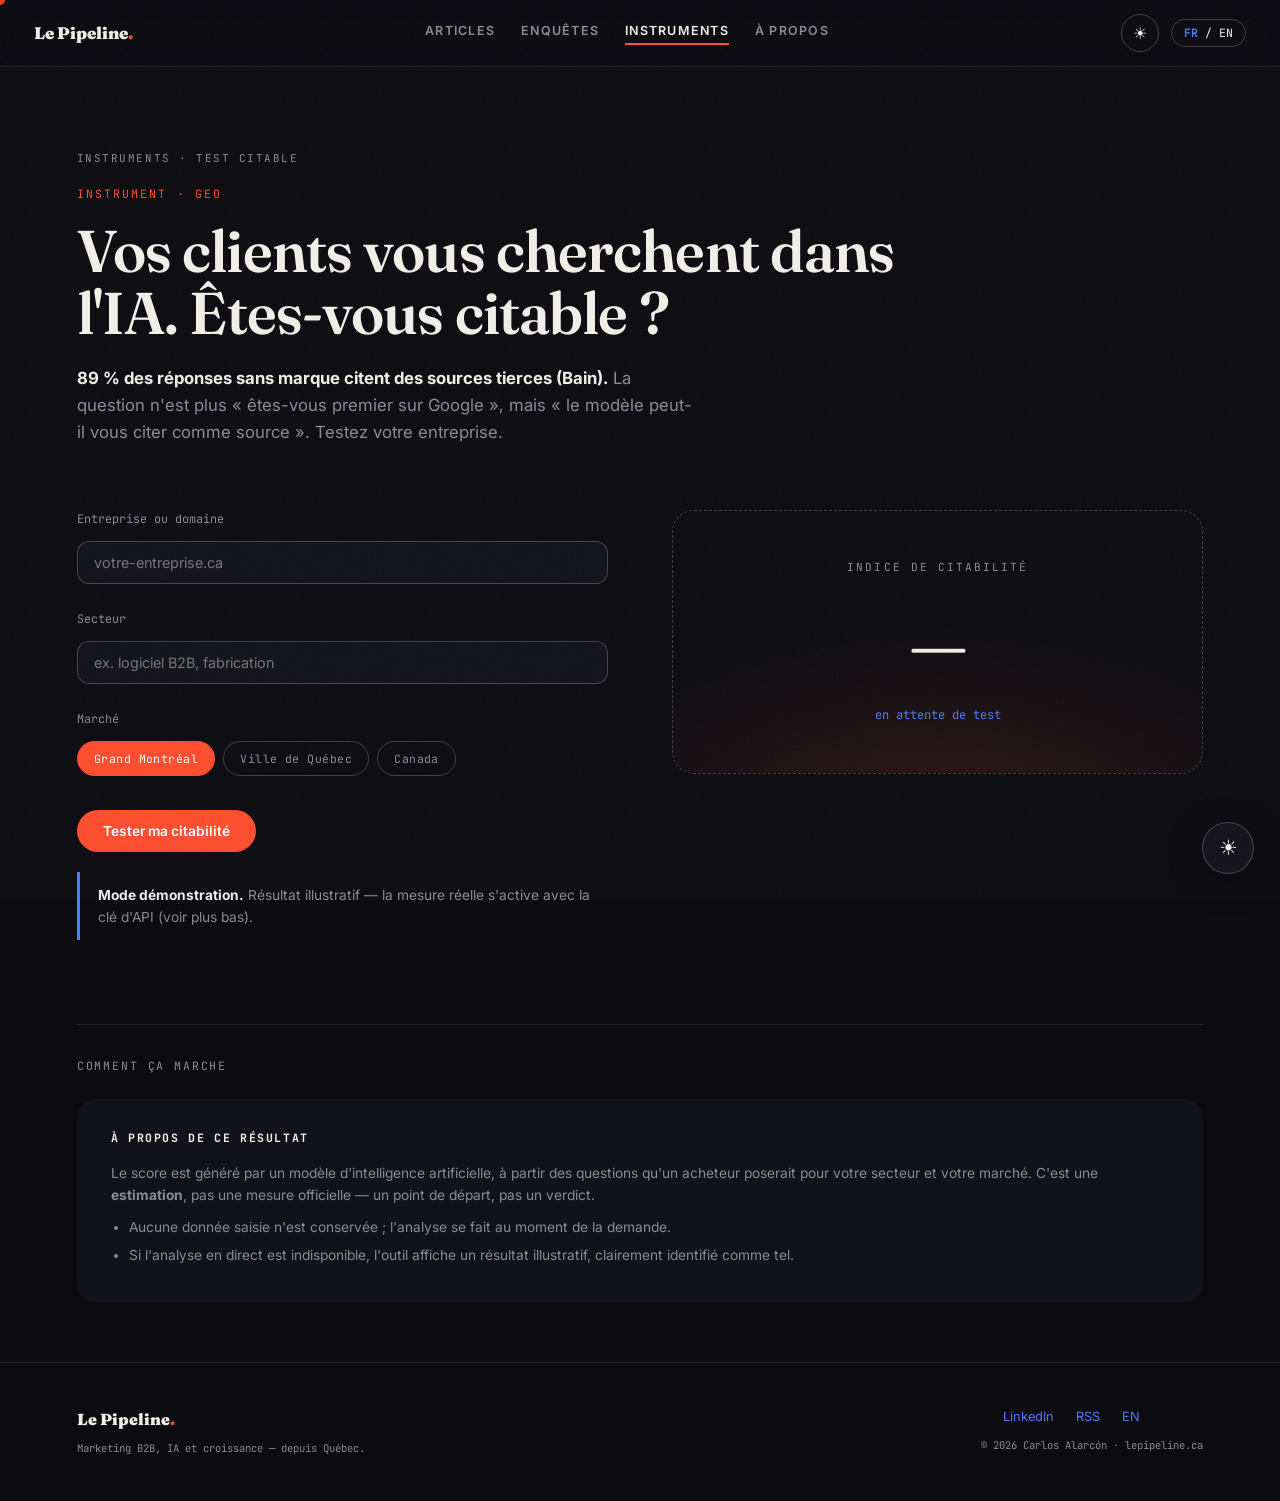
<file: instruments/citable.html>
<!DOCTYPE html>
<html lang="fr">
<head>
<meta charset="UTF-8">
<meta name="viewport" content="width=device-width, initial-scale=1.0">
<link rel="icon" type="image/svg+xml" href="../favicon.svg">
<title>Êtes-vous citable par ChatGPT ? — le test GEO — Le Pipeline</title>
<link rel="canonical" href="https://lepipeline.ca/instruments/citable.html">
<meta name="description" content="Vos prochains clients vous cherchent dans un modèle d'IA. Testez si votre entreprise est citable comme source, et obtenez des pistes concrètes.">
<link rel="preconnect" href="https://fonts.googleapis.com">
<link href="https://fonts.googleapis.com/css2?family=Fraunces:ital,opsz,wght@0,9..144,300;0,9..144,600;0,9..144,900;1,9..144,400&family=Inter:wght@400;500;600;700&family=JetBrains+Mono:wght@400;600&display=swap" rel="stylesheet">
<link rel="stylesheet" href="../assets/lp.css">
</head>
<body>
<script>document.body.dataset.theme=(function(){try{var s=localStorage.getItem('lp-theme');if(s)return s;}catch(e){}var h=new Date().getHours();return(h>=7&&h<19)?'light':'dark';})();</script>

<div class="cursor" id="cursor"></div>

<div class="topbar">
  <div class="brand"><a href="../index.html">Le Pipeline<span style="color:var(--hot)">.</span></a></div>
  <nav>
    <a href="../articles.html">Articles</a>
    <a href="../enquetes.html">Enquêtes</a>
    <a href="../instruments.html" class="active">Instruments</a>
    <a href="../a-propos.html">À propos</a>
  </nav>
  <div class="top-right">
    <button class="theme-btn" title="Jour / Nuit">☀</button>
    <div class="lang"><b>FR</b> / EN</div>
  </div>
</div>
<button class="theme-btn theme-float" title="Jour / Nuit">☀</button>

<div class="page-head">
  <div class="breadcrumb"><a href="../instruments.html">Instruments</a> · test citable</div>
  <div class="sec-label">Instrument · GEO</div>
  <h1 class="page-title">Vos clients vous cherchent dans l'IA. Êtes-vous citable&nbsp;?</h1>
  <p class="page-intro"><b>89 % des réponses sans marque citent des sources tierces (Bain).</b> La question n'est plus « êtes-vous premier sur Google », mais « le modèle peut-il vous citer comme source ». Testez votre entreprise.</p>
</div>

<section>
  <div class="two-col">
    <div class="reveal">
      <div class="field"><label>Entreprise ou domaine</label><input type="text" id="co" placeholder="votre-entreprise.ca"></div>
      <div class="field"><label>Secteur</label><input type="text" id="sec" placeholder="ex. logiciel B2B, fabrication"></div>
      <div class="field"><label>Marché</label>
        <div class="seg" data-group="ville"><button data-v="Grand Montréal" class="on">Grand Montréal</button><button data-v="Québec">Ville de Québec</button><button data-v="Canada">Canada</button></div>
      </div>
      <button class="btn btn-hot" id="run" style="margin-top:8px">Tester ma citabilité</button>
      <div class="note" id="mode" style="margin-top:20px"></div>
    </div>

    <div class="reveal">
      <div class="result">
        <div class="lbl">Indice de citabilité</div>
        <div class="big" id="score">—</div>
        <div class="sub" id="verdict">en attente de test</div>
      </div>
      <div id="pistes" style="margin-top:22px"></div>
    </div>
  </div>

  <div class="subtitle">Comment ça marche</div>
  <div class="method reveal">
    <h3>À propos de ce résultat</h3>
    <p>Le score est généré par un modèle d'intelligence artificielle, à partir des questions qu'un acheteur poserait pour votre secteur et votre marché. C'est une <b>estimation</b>, pas une mesure officielle — un point de départ, pas un verdict.</p>
    <ul>
      <li>Aucune donnée saisie n'est conservée&nbsp;; l'analyse se fait au moment de la demande.</li>
      <li>Si l'analyse en direct est indisponible, l'outil affiche un résultat illustratif, clairement identifié comme tel.</li>
    </ul>
  </div>
</section>

<footer>
  <div>
    <div class="fbrand">Le Pipeline<span style="color:var(--hot)">.</span></div>
    <div class="mono" style="margin-top:8px">Marketing B2B, IA et croissance — depuis Québec.</div>
  </div>
  <div>
    <a href="#">LinkedIn</a><a href="#">RSS</a><a href="#">EN</a>
    <div class="mono" style="margin-top:10px;text-align:right">© 2026 Carlos Alarcón · lepipeline.ca</div>
  </div>
</footer>

<script src="../assets/lp.js"></script>
<script>
(function(){
  var USE_API=true;
  var state={ville:'Grand Montréal'};
  document.querySelectorAll('.seg[data-group=ville] button').forEach(function(b){
    b.addEventListener('click',function(){
      b.parentNode.querySelectorAll('button').forEach(function(x){x.classList.remove('on');});
      b.classList.add('on');state.ville=b.dataset.v;
    });
  });
  function setMode(live){document.getElementById('mode').innerHTML=live
    ?'<b>Résultat en direct.</b> Généré à partir d\'un modèle d\'IA.'
    :'<b>Mode démonstration.</b> Résultat illustratif — la mesure réelle s\'active avec la clé d\'API (voir plus bas).';}
  setMode(false);

  var pistesAll=[
    'Publier des pages « sources » : données chiffrées, méthodologie, dates.',
    'Structurer le contenu (titres clairs, FAQ, données citables).',
    'Ajouter des données JSON-LD (Organization, Article) sur chaque page.',
    'Obtenir des mentions par des tiers crédibles du secteur.',
    'Offrir une version française de qualité équivalente.',
    'Nommer explicitement votre ville et votre secteur dans le contenu.'
  ];
  function hash(s){var h=0;for(var i=0;i<s.length;i++){h=(h*31+s.charCodeAt(i))>>>0;}return h;}

  function demo(co,sec){
    var h=hash((co||'x')+'|'+(sec||'y')+'|'+state.ville);
    var score=28+h%60; // 28–87
    var n=score>=70?2:score>=45?3:4;
    var start=h%pistesAll.length,list=[];
    for(var i=0;i<n;i++){list.push(pistesAll[(start+i)%pistesAll.length]);}
    return {score:score,pistes:list};
  }

  function show(r){
    document.getElementById('score').innerHTML=r.score+'<span> / 100</span>';
    var v=document.getElementById('verdict');
    if(r.score>=70){v.textContent='citable — bien positionné';}
    else if(r.score>=45){v.textContent='partiellement citable';}
    else{v.textContent='peu citable — angle mort GEO';}
    var html='<div style="font-family:var(--mono);font-size:.68rem;letter-spacing:.12em;text-transform:uppercase;color:var(--dim);margin-bottom:12px">Pistes concrètes</div>';
    r.pistes.forEach(function(p){
      html+='<div style="display:flex;gap:10px;align-items:baseline;margin-bottom:10px;font-size:.86rem"><span class="badge blue">piste</span><span style="color:var(--dim)">'+p+'</span></div>';
    });
    document.getElementById('pistes').innerHTML=html;
  }

  document.getElementById('run').addEventListener('click',function(){
    var co=document.getElementById('co').value.trim();
    var sec=document.getElementById('sec').value.trim();
    var btn=this;
    if(!USE_API){setMode(false);show(demo(co,sec));return;}
    btn.textContent='Test…';
    fetch('/api/geo-check',{method:'POST',headers:{'Content-Type':'application/json'},body:JSON.stringify({mode:'citable',entreprise:co,secteur:sec,marche:state.ville})})
      .then(function(r){return r.ok?r.json():Promise.reject();})
      .then(function(d){
        if(d&&typeof d.score==='number'&&Array.isArray(d.pistes)){setMode(true);show(d);}
        else{setMode(false);show(demo(co,sec));}
        btn.textContent='Tester ma citabilité';
      })
      .catch(function(){setMode(false);show(demo(co,sec));btn.textContent='Tester ma citabilité';});
  });
})();
</script>
</body>
</html>
</file>
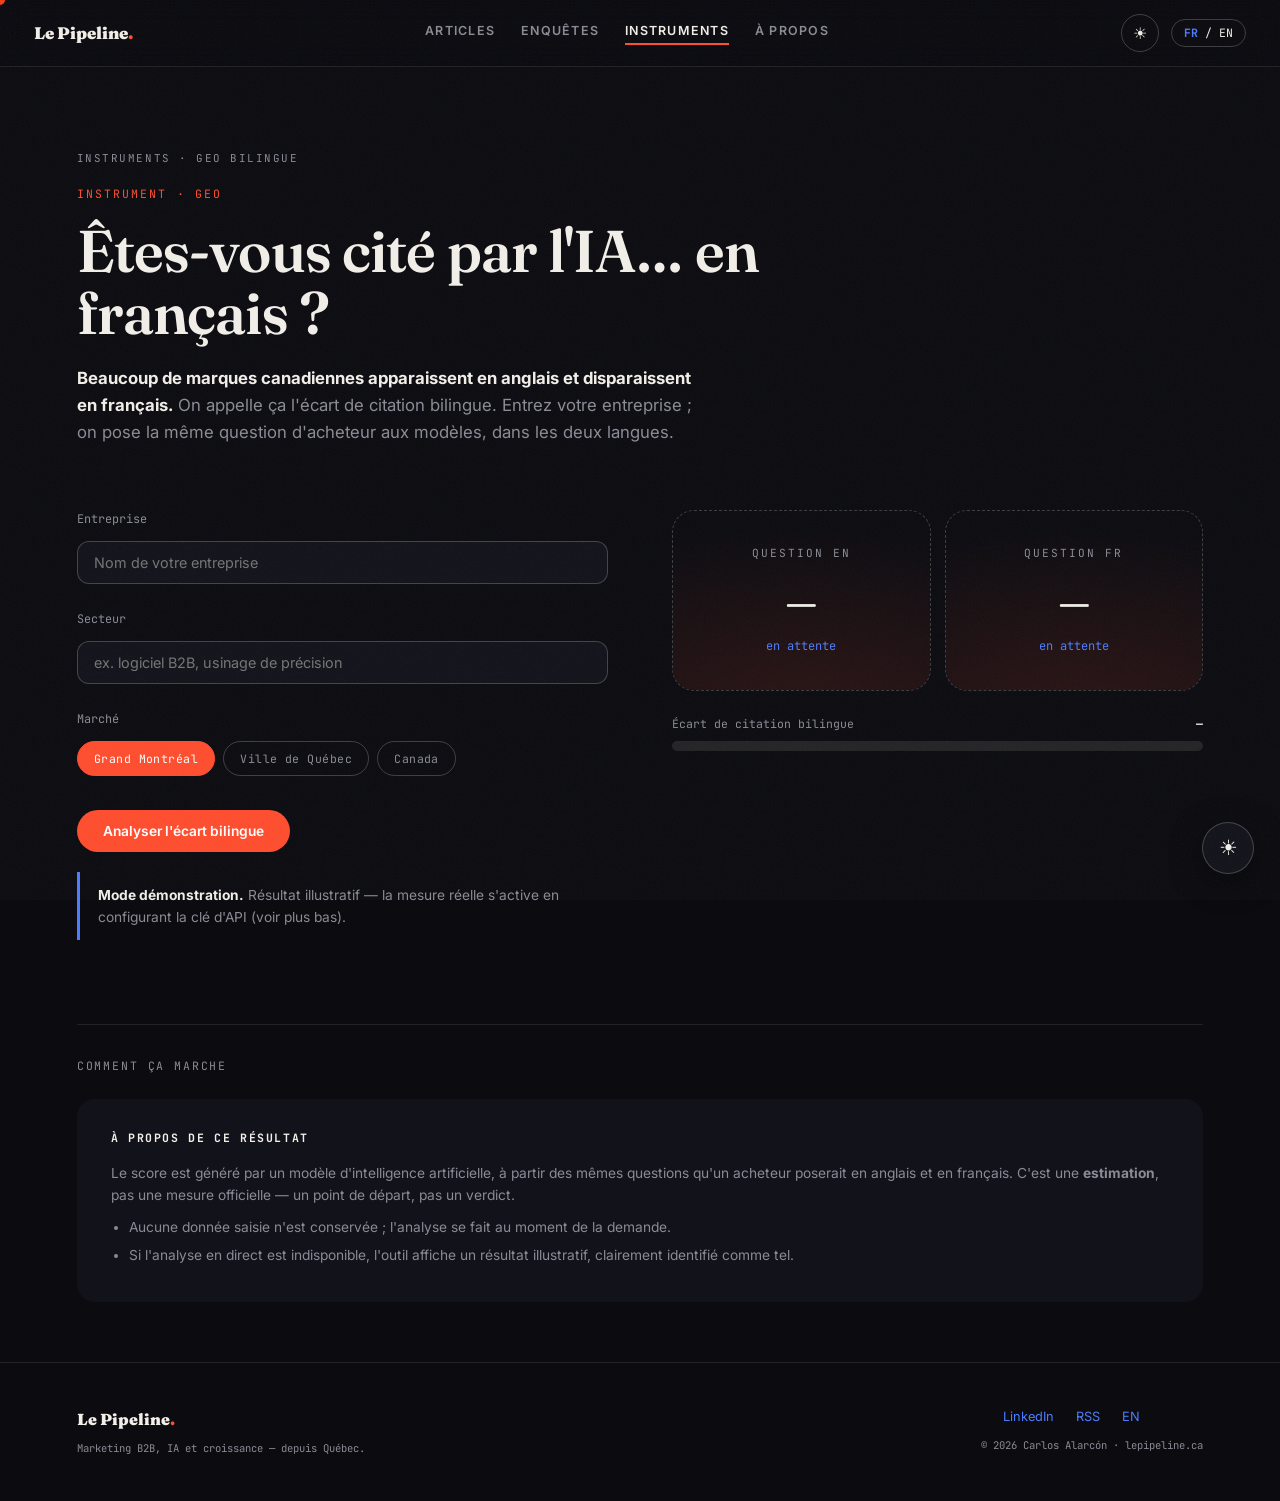
<file: instruments/geo-bilingue.html>
<!DOCTYPE html>
<html lang="fr">
<head>
<meta charset="UTF-8">
<meta name="viewport" content="width=device-width, initial-scale=1.0">
<link rel="icon" type="image/svg+xml" href="../favicon.svg">
<title>GEO bilingue — êtes-vous cité par l'IA en français ? — Le Pipeline</title>
<link rel="canonical" href="https://lepipeline.ca/instruments/geo-bilingue.html">
<meta name="description" content="Votre entreprise est-elle citée par les modèles d'IA quand on demande en français comme en anglais ? Mesurez votre écart de citation bilingue.">
<link rel="preconnect" href="https://fonts.googleapis.com">
<link href="https://fonts.googleapis.com/css2?family=Fraunces:ital,opsz,wght@0,9..144,300;0,9..144,600;0,9..144,900;1,9..144,400&family=Inter:wght@400;500;600;700&family=JetBrains+Mono:wght@400;600&display=swap" rel="stylesheet">
<link rel="stylesheet" href="../assets/lp.css">
</head>
<body>
<script>document.body.dataset.theme=(function(){try{var s=localStorage.getItem('lp-theme');if(s)return s;}catch(e){}var h=new Date().getHours();return(h>=7&&h<19)?'light':'dark';})();</script>

<div class="cursor" id="cursor"></div>

<div class="topbar">
  <div class="brand"><a href="../index.html">Le Pipeline<span style="color:var(--hot)">.</span></a></div>
  <nav>
    <a href="../articles.html">Articles</a>
    <a href="../enquetes.html">Enquêtes</a>
    <a href="../instruments.html" class="active">Instruments</a>
    <a href="../a-propos.html">À propos</a>
  </nav>
  <div class="top-right">
    <button class="theme-btn" title="Jour / Nuit">☀</button>
    <div class="lang"><b>FR</b> / EN</div>
  </div>
</div>
<button class="theme-btn theme-float" title="Jour / Nuit">☀</button>

<div class="page-head">
  <div class="breadcrumb"><a href="../instruments.html">Instruments</a> · GEO bilingue</div>
  <div class="sec-label">Instrument · GEO</div>
  <h1 class="page-title">Êtes-vous cité par l'IA… en français&nbsp;?</h1>
  <p class="page-intro"><b>Beaucoup de marques canadiennes apparaissent en anglais et disparaissent en français.</b> On appelle ça l'écart de citation bilingue. Entrez votre entreprise&nbsp;; on pose la même question d'acheteur aux modèles, dans les deux langues.</p>
</div>

<section>
  <div class="two-col">
    <div class="reveal">
      <div class="field"><label>Entreprise</label><input type="text" id="co" placeholder="Nom de votre entreprise"></div>
      <div class="field"><label>Secteur</label><input type="text" id="sec" placeholder="ex. logiciel B2B, usinage de précision"></div>
      <div class="field"><label>Marché</label>
        <div class="seg" data-group="ville"><button data-v="Grand Montréal" class="on">Grand Montréal</button><button data-v="Québec">Ville de Québec</button><button data-v="Canada">Canada</button></div>
      </div>
      <button class="btn btn-hot" id="run" style="margin-top:8px">Analyser l'écart bilingue</button>
      <div class="note" id="mode" style="margin-top:20px"></div>
    </div>

    <div class="reveal">
      <div style="display:grid;grid-template-columns:1fr 1fr;gap:14px">
        <div class="result" style="padding:34px 20px"><div class="lbl">Question EN</div><div class="big" id="en" style="font-size:2.2rem">—</div><div class="sub" id="enSub">en attente</div></div>
        <div class="result" style="padding:34px 20px"><div class="lbl">Question FR</div><div class="big" id="fr" style="font-size:2.2rem">—</div><div class="sub" id="frSub">en attente</div></div>
      </div>
      <div class="bars" style="margin-top:24px">
        <div class="bar-row"><div class="top"><span>Écart de citation bilingue</span><b id="gapPct">—</b></div><div class="bar-track"><div class="bar-fill hot" id="gapFill"></div></div></div>
      </div>
      <div id="reco" style="margin-top:16px"></div>
    </div>
  </div>

  <div class="subtitle">Comment ça marche</div>
  <div class="method reveal">
    <h3>À propos de ce résultat</h3>
    <p>Le score est généré par un modèle d'intelligence artificielle, à partir des mêmes questions qu'un acheteur poserait en anglais et en français. C'est une <b>estimation</b>, pas une mesure officielle — un point de départ, pas un verdict.</p>
    <ul>
      <li>Aucune donnée saisie n'est conservée&nbsp;; l'analyse se fait au moment de la demande.</li>
      <li>Si l'analyse en direct est indisponible, l'outil affiche un résultat illustratif, clairement identifié comme tel.</li>
    </ul>
  </div>
</section>

<footer>
  <div>
    <div class="fbrand">Le Pipeline<span style="color:var(--hot)">.</span></div>
    <div class="mono" style="margin-top:8px">Marketing B2B, IA et croissance — depuis Québec.</div>
  </div>
  <div>
    <a href="#">LinkedIn</a><a href="#">RSS</a><a href="#">EN</a>
    <div class="mono" style="margin-top:10px;text-align:right">© 2026 Carlos Alarcón · lepipeline.ca</div>
  </div>
</footer>

<script src="../assets/lp.js"></script>
<script>
(function(){
  var USE_API=true;
  var state={ville:'Grand Montréal'};
  document.querySelectorAll('.seg[data-group=ville] button').forEach(function(b){
    b.addEventListener('click',function(){
      b.parentNode.querySelectorAll('button').forEach(function(x){x.classList.remove('on');});
      b.classList.add('on');state.ville=b.dataset.v;
    });
  });
  function setMode(live){document.getElementById('mode').innerHTML=live
    ?'<b>Résultat en direct.</b> Généré à partir d\'un modèle d\'IA.'
    :'<b>Mode démonstration.</b> Résultat illustratif — la mesure réelle s\'active en configurant la clé d\'API (voir plus bas).';}
  setMode(false);

  function hash(s){var h=0;for(var i=0;i<s.length;i++){h=(h*31+s.charCodeAt(i))>>>0;}return h;}

  function demo(co,sec){
    var h=hash((co||'x')+'|'+(sec||'y')+'|'+state.ville);
    var en=55+h%45;                 // 55–99
    var fr=Math.max(8,en-(20+h%40)); // écart 20–59
    return {en:en,fr:fr};
  }

  function show(r){
    document.getElementById('en').textContent=r.en+' %';
    document.getElementById('fr').innerHTML='<span>'+r.fr+' %</span>';
    document.getElementById('enSub').textContent='probabilité de citation';
    document.getElementById('frSub').textContent='probabilité de citation';
    var gap=Math.max(0,r.en-r.fr);
    document.getElementById('gapPct').textContent='−'+gap+' %';
    document.getElementById('gapFill').style.width=Math.min(100,gap*1.6)+'%';
    var reco=document.getElementById('reco');
    if(gap>=25){reco.innerHTML='<span class="badge hot">écart critique</span> <span style="color:var(--dim);font-size:.86rem">Vous perdez une part importante des acheteurs francophones qui commencent dans un LLM.</span>';}
    else if(gap>=10){reco.innerHTML='<span class="badge blue">écart notable</span> <span style="color:var(--dim);font-size:.86rem">Renforcez vos contenus français citables (données, pages sources).</span>';}
    else{reco.innerHTML='<span class="badge green">écart faible</span> <span style="color:var(--dim);font-size:.86rem">Bonne parité FR/EN — surveillez chaque trimestre.</span>';}
  }

  document.getElementById('run').addEventListener('click',function(){
    var co=document.getElementById('co').value.trim();
    var sec=document.getElementById('sec').value.trim();
    var btn=this;
    if(!USE_API){setMode(false);show(demo(co,sec));return;}
    btn.textContent='Analyse…';
    fetch('/api/geo-check',{method:'POST',headers:{'Content-Type':'application/json'},body:JSON.stringify({entreprise:co,secteur:sec,marche:state.ville})})
      .then(function(r){return r.ok?r.json():Promise.reject();})
      .then(function(d){
        if(d&&typeof d.en==='number'&&typeof d.fr==='number'){setMode(true);show(d);}
        else{setMode(false);show(demo(co,sec));}
        btn.textContent='Analyser l\'écart bilingue';
      })
      .catch(function(){setMode(false);show(demo(co,sec));btn.textContent='Analyser l\'écart bilingue';});
  });
})();
</script>
</body>
</html>
</file>
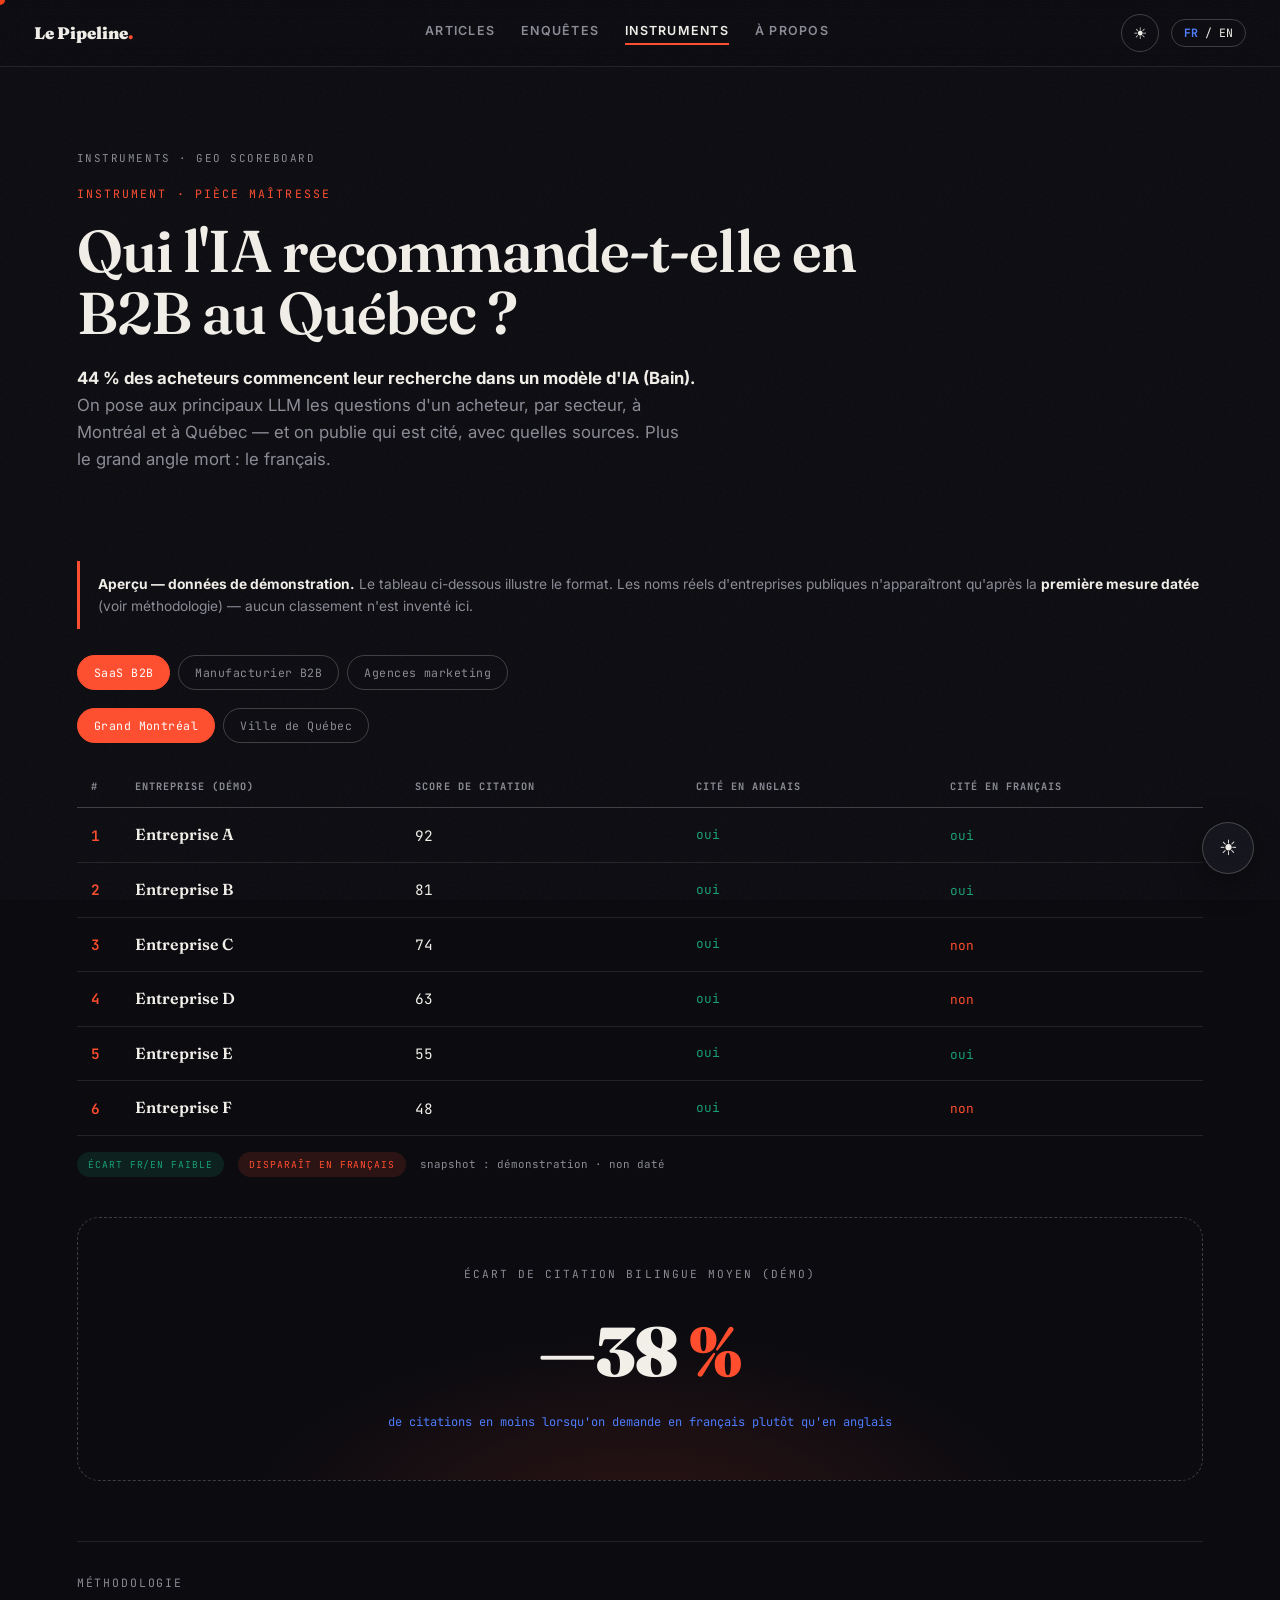
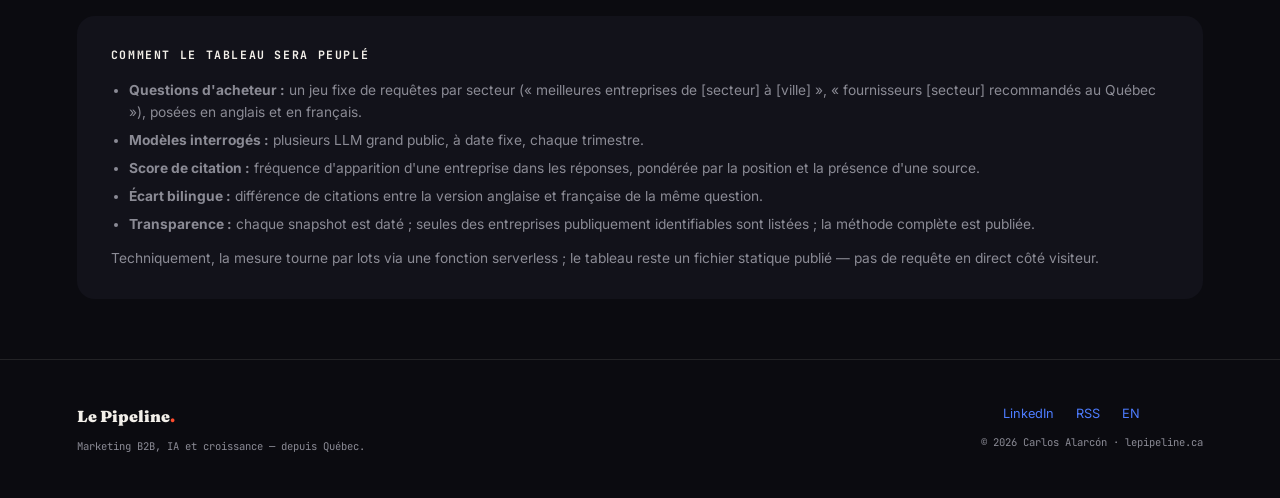
<file: instruments/geo-scoreboard.html>
<!DOCTYPE html>
<html lang="fr">
<head>
<meta charset="UTF-8">
<meta name="viewport" content="width=device-width, initial-scale=1.0">
<link rel="icon" type="image/svg+xml" href="../favicon.svg">
<title>GEO Scoreboard — les entreprises B2B que l'IA cite au Québec — Le Pipeline</title>
<link rel="canonical" href="https://lepipeline.ca/instruments/geo-scoreboard.html">
<meta name="description" content="Quelles entreprises B2B les modèles d'IA citent-ils par secteur à Montréal et Québec — et lesquelles disparaissent en français ? Tableau de bord GEO, mis à jour par mesure trimestrielle.">
<link rel="preconnect" href="https://fonts.googleapis.com">
<link href="https://fonts.googleapis.com/css2?family=Fraunces:ital,opsz,wght@0,9..144,300;0,9..144,600;0,9..144,900;1,9..144,400&family=Inter:wght@400;500;600;700&family=JetBrains+Mono:wght@400;600&display=swap" rel="stylesheet">
<link rel="stylesheet" href="../assets/lp.css">
</head>
<body>
<script>document.body.dataset.theme=(function(){try{var s=localStorage.getItem('lp-theme');if(s)return s;}catch(e){}var h=new Date().getHours();return(h>=7&&h<19)?'light':'dark';})();</script>

<div class="cursor" id="cursor"></div>

<div class="topbar">
  <div class="brand"><a href="../index.html">Le Pipeline<span style="color:var(--hot)">.</span></a></div>
  <nav>
    <a href="../articles.html">Articles</a>
    <a href="../enquetes.html">Enquêtes</a>
    <a href="../instruments.html" class="active">Instruments</a>
    <a href="../a-propos.html">À propos</a>
  </nav>
  <div class="top-right">
    <button class="theme-btn" title="Jour / Nuit">☀</button>
    <div class="lang"><b>FR</b> / EN</div>
  </div>
</div>
<button class="theme-btn theme-float" title="Jour / Nuit">☀</button>

<div class="page-head">
  <div class="breadcrumb"><a href="../instruments.html">Instruments</a> · GEO Scoreboard</div>
  <div class="sec-label">Instrument · pièce maîtresse</div>
  <h1 class="page-title">Qui l'IA recommande-t-elle en B2B au Québec&nbsp;?</h1>
  <p class="page-intro"><b>44 % des acheteurs commencent leur recherche dans un modèle d'IA (Bain).</b> On pose aux principaux LLM les questions d'un acheteur, par secteur, à Montréal et à Québec — et on publie qui est cité, avec quelles sources. Plus le grand angle mort&nbsp;: le français.</p>
</div>

<section>
  <div class="note warn reveal">
    <b>Aperçu — données de démonstration.</b> Le tableau ci-dessous illustre le format. Les noms réels d'entreprises publiques n'apparaîtront qu'après la <b>première mesure datée</b> (voir méthodologie) — aucun classement n'est inventé ici.
  </div>

  <div class="reveal" style="margin-top:26px">
    <div class="seg" data-group="secteur" style="margin-bottom:18px">
      <button data-v="saas" class="on">SaaS B2B</button>
      <button data-v="manuf">Manufacturier B2B</button>
      <button data-v="agences">Agences marketing</button>
    </div>
    <div class="seg" data-group="ville" style="margin-bottom:24px">
      <button data-v="mtl" class="on">Grand Montréal</button>
      <button data-v="qc">Ville de Québec</button>
    </div>

    <div class="wrap-x">
      <table class="board">
        <thead>
          <tr><th>#</th><th>Entreprise (démo)</th><th>Score de citation</th><th>Cité en anglais</th><th>Cité en français</th></tr>
        </thead>
        <tbody id="rows"></tbody>
      </table>
    </div>
    <div style="margin-top:16px;display:flex;gap:14px;flex-wrap:wrap;align-items:center">
      <span class="badge green">écart FR/EN faible</span>
      <span class="badge hot">disparaît en français</span>
      <span style="font-family:var(--mono);font-size:.68rem;color:var(--dim)">snapshot : démonstration · non daté</span>
    </div>
  </div>

  <div class="result reveal" style="margin-top:40px">
    <div class="lbl">Écart de citation bilingue moyen (démo)</div>
    <div class="big">—38<span> %</span></div>
    <div class="sub">de citations en moins lorsqu'on demande en français plutôt qu'en anglais</div>
  </div>

  <div class="subtitle">Méthodologie</div>
  <div class="method reveal">
    <h3>Comment le tableau sera peuplé</h3>
    <ul>
      <li><b>Questions d'acheteur :</b> un jeu fixe de requêtes par secteur (« meilleures entreprises de [secteur] à [ville] », « fournisseurs [secteur] recommandés au Québec »), posées en anglais et en français.</li>
      <li><b>Modèles interrogés :</b> plusieurs LLM grand public, à date fixe, chaque trimestre.</li>
      <li><b>Score de citation :</b> fréquence d'apparition d'une entreprise dans les réponses, pondérée par la position et la présence d'une source.</li>
      <li><b>Écart bilingue :</b> différence de citations entre la version anglaise et française de la même question.</li>
      <li><b>Transparence :</b> chaque snapshot est daté&nbsp;; seules des entreprises publiquement identifiables sont listées&nbsp;; la méthode complète est publiée.</li>
    </ul>
    <p style="margin-top:12px">Techniquement, la mesure tourne par lots via une fonction serverless&nbsp;; le tableau reste un fichier statique publié — pas de requête en direct côté visiteur.</p>
  </div>
</section>

<footer>
  <div>
    <div class="fbrand">Le Pipeline<span style="color:var(--hot)">.</span></div>
    <div class="mono" style="margin-top:8px">Marketing B2B, IA et croissance — depuis Québec.</div>
  </div>
  <div>
    <a href="#">LinkedIn</a><a href="#">RSS</a><a href="#">EN</a>
    <div class="mono" style="margin-top:10px;text-align:right">© 2026 Carlos Alarcón · lepipeline.ca</div>
  </div>
</footer>

<script src="../assets/lp.js"></script>
<script>
(function(){
  var demo={
    saas:{mtl:[['A',92,true,true],['B',81,true,true],['C',74,true,false],['D',63,true,false],['E',55,true,true],['F',48,true,false]],
          qc:[['A',88,true,true],['B',70,true,false],['C',61,true,true],['D',52,true,false],['E',44,true,false]]},
    manuf:{mtl:[['A',79,true,false],['B',68,true,false],['C',60,true,true],['D',51,true,false],['E',40,true,false]],
           qc:[['A',72,true,true],['B',59,true,false],['C',48,true,false],['D',37,true,false]]},
    agences:{mtl:[['A',85,true,true],['B',72,true,true],['C',64,true,false],['D',55,true,true],['E',47,true,false]],
             qc:[['A',77,true,true],['B',63,true,true],['C',50,true,false],['D',39,true,false]]}
  };
  var state={secteur:'saas',ville:'mtl'};
  function render(){
    var data=demo[state.secteur][state.ville];
    var html='';
    data.forEach(function(r,i){
      var fr=r[3]?'<span class="gap-yes">oui</span>':'<span class="gap-no">non</span>';
      html+='<tr><td class="rank">'+(i+1)+'</td><td class="co">Entreprise '+r[0]+'</td>'
        +'<td style="font-family:var(--mono)">'+r[1]+'</td>'
        +'<td class="gap-yes" style="font-family:var(--mono)">oui</td>'
        +'<td>'+fr+'</td></tr>';
    });
    document.getElementById('rows').innerHTML=html;
  }
  document.querySelectorAll('.seg').forEach(function(seg){
    var g=seg.dataset.group;
    seg.querySelectorAll('button').forEach(function(b){
      b.addEventListener('click',function(){
        seg.querySelectorAll('button').forEach(function(x){x.classList.remove('on');});
        b.classList.add('on');state[g]=b.dataset.v;render();
      });
    });
  });
  render();
})();
</script>
</body>
</html>
</file>
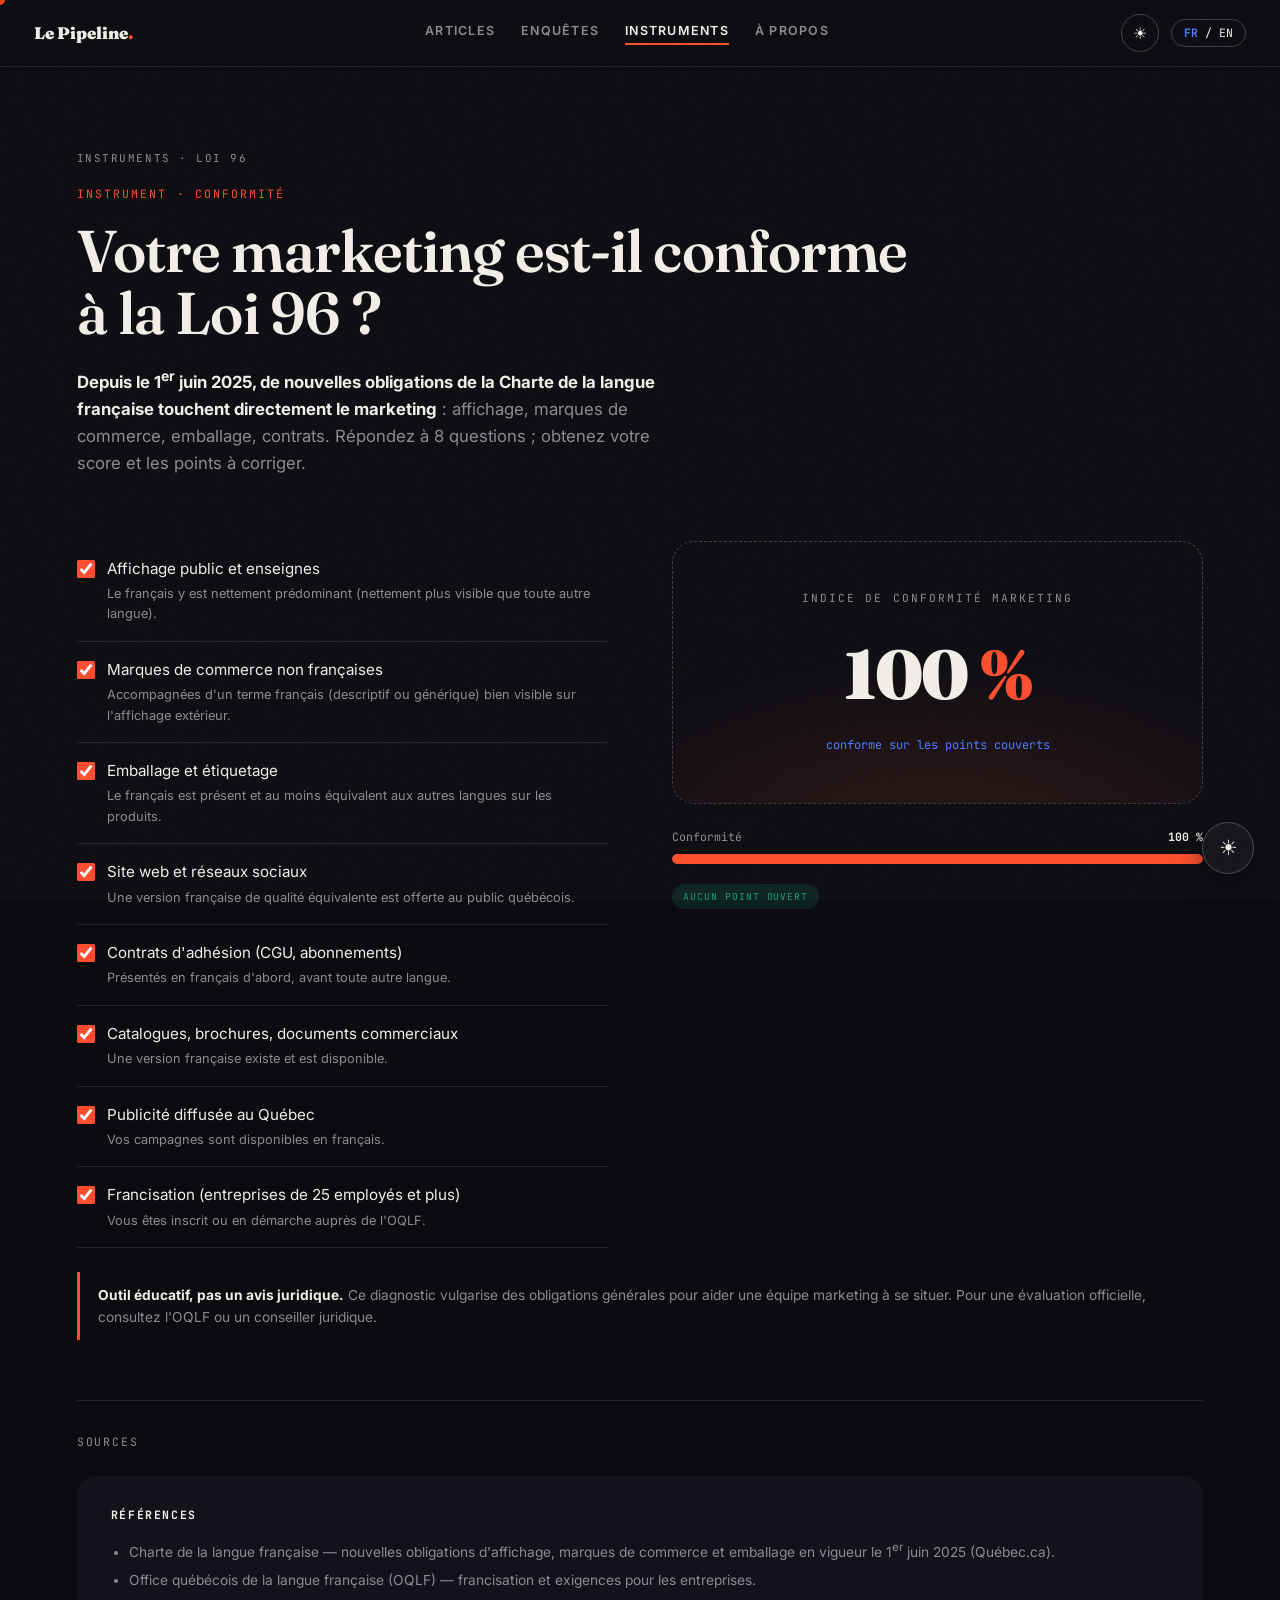
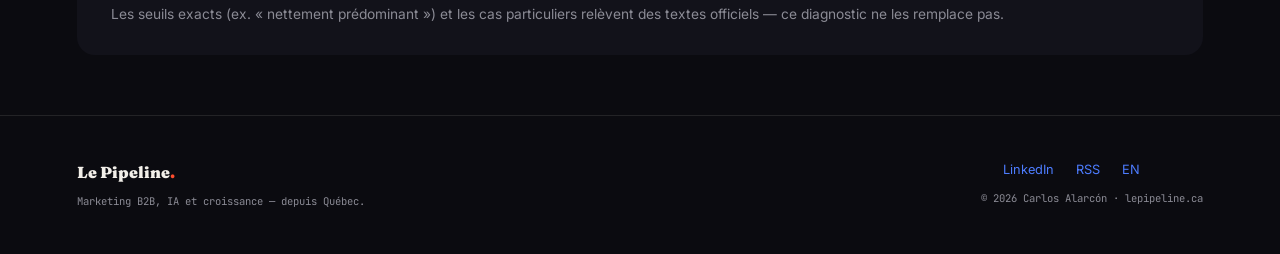
<file: instruments/loi-96.html>
<!DOCTYPE html>
<html lang="fr">
<head>
<meta charset="UTF-8">
<meta name="viewport" content="width=device-width, initial-scale=1.0">
<link rel="icon" type="image/svg+xml" href="../favicon.svg">
<title>Diagnostic Loi 96 pour votre marketing — Le Pipeline</title>
<link rel="canonical" href="https://lepipeline.ca/instruments/loi-96.html">
<meta name="description" content="Votre marketing est-il conforme aux obligations de la Charte de la langue française (Loi 96) en vigueur depuis juin 2025 ? Diagnostic en 8 questions pour les équipes marketing au Québec.">
<script type="application/ld+json">
{"@context":"https://schema.org","@type":"WebApplication","name":"Diagnostic Loi 96 pour le marketing","applicationCategory":"BusinessApplication","operatingSystem":"Web","offers":{"@type":"Offer","price":"0","priceCurrency":"CAD"},"inLanguage":"fr-CA","publisher":{"@type":"Person","name":"Carlos Alarcón"}}
</script>
<link rel="preconnect" href="https://fonts.googleapis.com">
<link href="https://fonts.googleapis.com/css2?family=Fraunces:ital,opsz,wght@0,9..144,300;0,9..144,600;0,9..144,900;1,9..144,400&family=Inter:wght@400;500;600;700&family=JetBrains+Mono:wght@400;600&display=swap" rel="stylesheet">
<link rel="stylesheet" href="../assets/lp.css">
</head>
<body>
<script>document.body.dataset.theme=(function(){try{var s=localStorage.getItem('lp-theme');if(s)return s;}catch(e){}var h=new Date().getHours();return(h>=7&&h<19)?'light':'dark';})();</script>

<div class="cursor" id="cursor"></div>

<div class="topbar">
  <div class="brand"><a href="../index.html">Le Pipeline<span style="color:var(--hot)">.</span></a></div>
  <nav>
    <a href="../articles.html">Articles</a>
    <a href="../enquetes.html">Enquêtes</a>
    <a href="../instruments.html" class="active">Instruments</a>
    <a href="../a-propos.html">À propos</a>
  </nav>
  <div class="top-right">
    <button class="theme-btn" title="Jour / Nuit">☀</button>
    <div class="lang"><b>FR</b> / EN</div>
  </div>
</div>
<button class="theme-btn theme-float" title="Jour / Nuit">☀</button>

<div class="page-head">
  <div class="breadcrumb"><a href="../instruments.html">Instruments</a> · Loi 96</div>
  <div class="sec-label">Instrument · conformité</div>
  <h1 class="page-title">Votre marketing est-il conforme à la Loi 96&nbsp;?</h1>
  <p class="page-intro"><b>Depuis le 1<sup>er</sup> juin 2025, de nouvelles obligations de la Charte de la langue française touchent directement le marketing</b> : affichage, marques de commerce, emballage, contrats. Répondez à 8 questions&nbsp;; obtenez votre score et les points à corriger.</p>
</div>

<section>
  <div class="two-col">
    <div class="reveal" id="quiz">
      <div class="check"><input type="checkbox" data-w="16" checked><span class="q">Affichage public et enseignes<small>Le français y est nettement prédominant (nettement plus visible que toute autre langue).</small></span></div>
      <div class="check"><input type="checkbox" data-w="16" checked><span class="q">Marques de commerce non françaises<small>Accompagnées d'un terme français (descriptif ou générique) bien visible sur l'affichage extérieur.</small></span></div>
      <div class="check"><input type="checkbox" data-w="14" checked><span class="q">Emballage et étiquetage<small>Le français est présent et au moins équivalent aux autres langues sur les produits.</small></span></div>
      <div class="check"><input type="checkbox" data-w="12" checked><span class="q">Site web et réseaux sociaux<small>Une version française de qualité équivalente est offerte au public québécois.</small></span></div>
      <div class="check"><input type="checkbox" data-w="14" checked><span class="q">Contrats d'adhésion (CGU, abonnements)<small>Présentés en français d'abord, avant toute autre langue.</small></span></div>
      <div class="check"><input type="checkbox" data-w="10" checked><span class="q">Catalogues, brochures, documents commerciaux<small>Une version française existe et est disponible.</small></span></div>
      <div class="check"><input type="checkbox" data-w="10" checked><span class="q">Publicité diffusée au Québec<small>Vos campagnes sont disponibles en français.</small></span></div>
      <div class="check"><input type="checkbox" data-w="8" checked><span class="q">Francisation (entreprises de 25 employés et plus)<small>Vous êtes inscrit ou en démarche auprès de l'OQLF.</small></span></div>
    </div>

    <div class="reveal">
      <div class="result">
        <div class="lbl">Indice de conformité marketing</div>
        <div class="big" id="score">—</div>
        <div class="sub" id="verdict">—</div>
      </div>
      <div class="bars" style="margin-top:24px">
        <div class="bar-row"><div class="top"><span>Conformité</span><b id="pct">—</b></div><div class="bar-track"><div class="bar-fill hot" id="fill"></div></div></div>
      </div>
      <div id="actions" style="margin-top:18px"></div>
    </div>
  </div>

  <div class="note warn">
    <b>Outil éducatif, pas un avis juridique.</b> Ce diagnostic vulgarise des obligations générales pour aider une équipe marketing à se situer. Pour une évaluation officielle, consultez l'OQLF ou un conseiller juridique.
  </div>

  <div class="subtitle">Sources</div>
  <div class="method reveal">
    <h3>Références</h3>
    <ul>
      <li>Charte de la langue française — nouvelles obligations d'affichage, marques de commerce et emballage en vigueur le 1<sup>er</sup> juin 2025 (Québec.ca).</li>
      <li>Office québécois de la langue française (OQLF) — francisation et exigences pour les entreprises.</li>
    </ul>
    <p style="margin-top:12px">Les seuils exacts (ex. « nettement prédominant ») et les cas particuliers relèvent des textes officiels — ce diagnostic ne les remplace pas.</p>
  </div>
</section>

<footer>
  <div>
    <div class="fbrand">Le Pipeline<span style="color:var(--hot)">.</span></div>
    <div class="mono" style="margin-top:8px">Marketing B2B, IA et croissance — depuis Québec.</div>
  </div>
  <div>
    <a href="#">LinkedIn</a><a href="#">RSS</a><a href="#">EN</a>
    <div class="mono" style="margin-top:10px;text-align:right">© 2026 Carlos Alarcón · lepipeline.ca</div>
  </div>
</footer>

<script src="../assets/lp.js"></script>
<script>
(function(){
  var boxes=[].slice.call(document.querySelectorAll('#quiz input'));
  var labels=boxes.map(function(b){return b.parentNode.querySelector('.q').childNodes[0].textContent.trim();});

  function compute(){
    var total=0,got=0,gaps=[];
    boxes.forEach(function(b,i){
      var w=+b.dataset.w;total+=w;
      if(b.checked){got+=w;}else{gaps.push(labels[i]);}
    });
    var pct=Math.round(got/total*100);
    document.getElementById('score').innerHTML=pct+'<span> %</span>';
    document.getElementById('pct').textContent=pct+' %';
    document.getElementById('fill').style.width=pct+'%';
    var v=document.getElementById('verdict');
    if(pct===100){v.textContent='conforme sur les points couverts';}
    else if(pct>=75){v.textContent='quelques angles morts à corriger';}
    else if(pct>=50){v.textContent='risque réel — à traiter';}
    else{v.textContent='exposition importante';}

    var a=document.getElementById('actions');
    if(!gaps.length){a.innerHTML='<span class="badge green">aucun point ouvert</span>';return;}
    var html='<div style="font-family:var(--mono);font-size:.68rem;letter-spacing:.12em;text-transform:uppercase;color:var(--dim);margin-bottom:12px">À corriger ('+gaps.length+')</div>';
    gaps.forEach(function(g){
      html+='<div style="display:flex;gap:10px;align-items:baseline;margin-bottom:9px;font-size:.86rem"><span class="badge hot">action</span><span style="color:var(--dim)">'+g+'</span></div>';
    });
    a.innerHTML=html;
  }
  boxes.forEach(function(b){b.addEventListener('change',compute);});
  compute();
})();
</script>
</body>
</html>
</file>
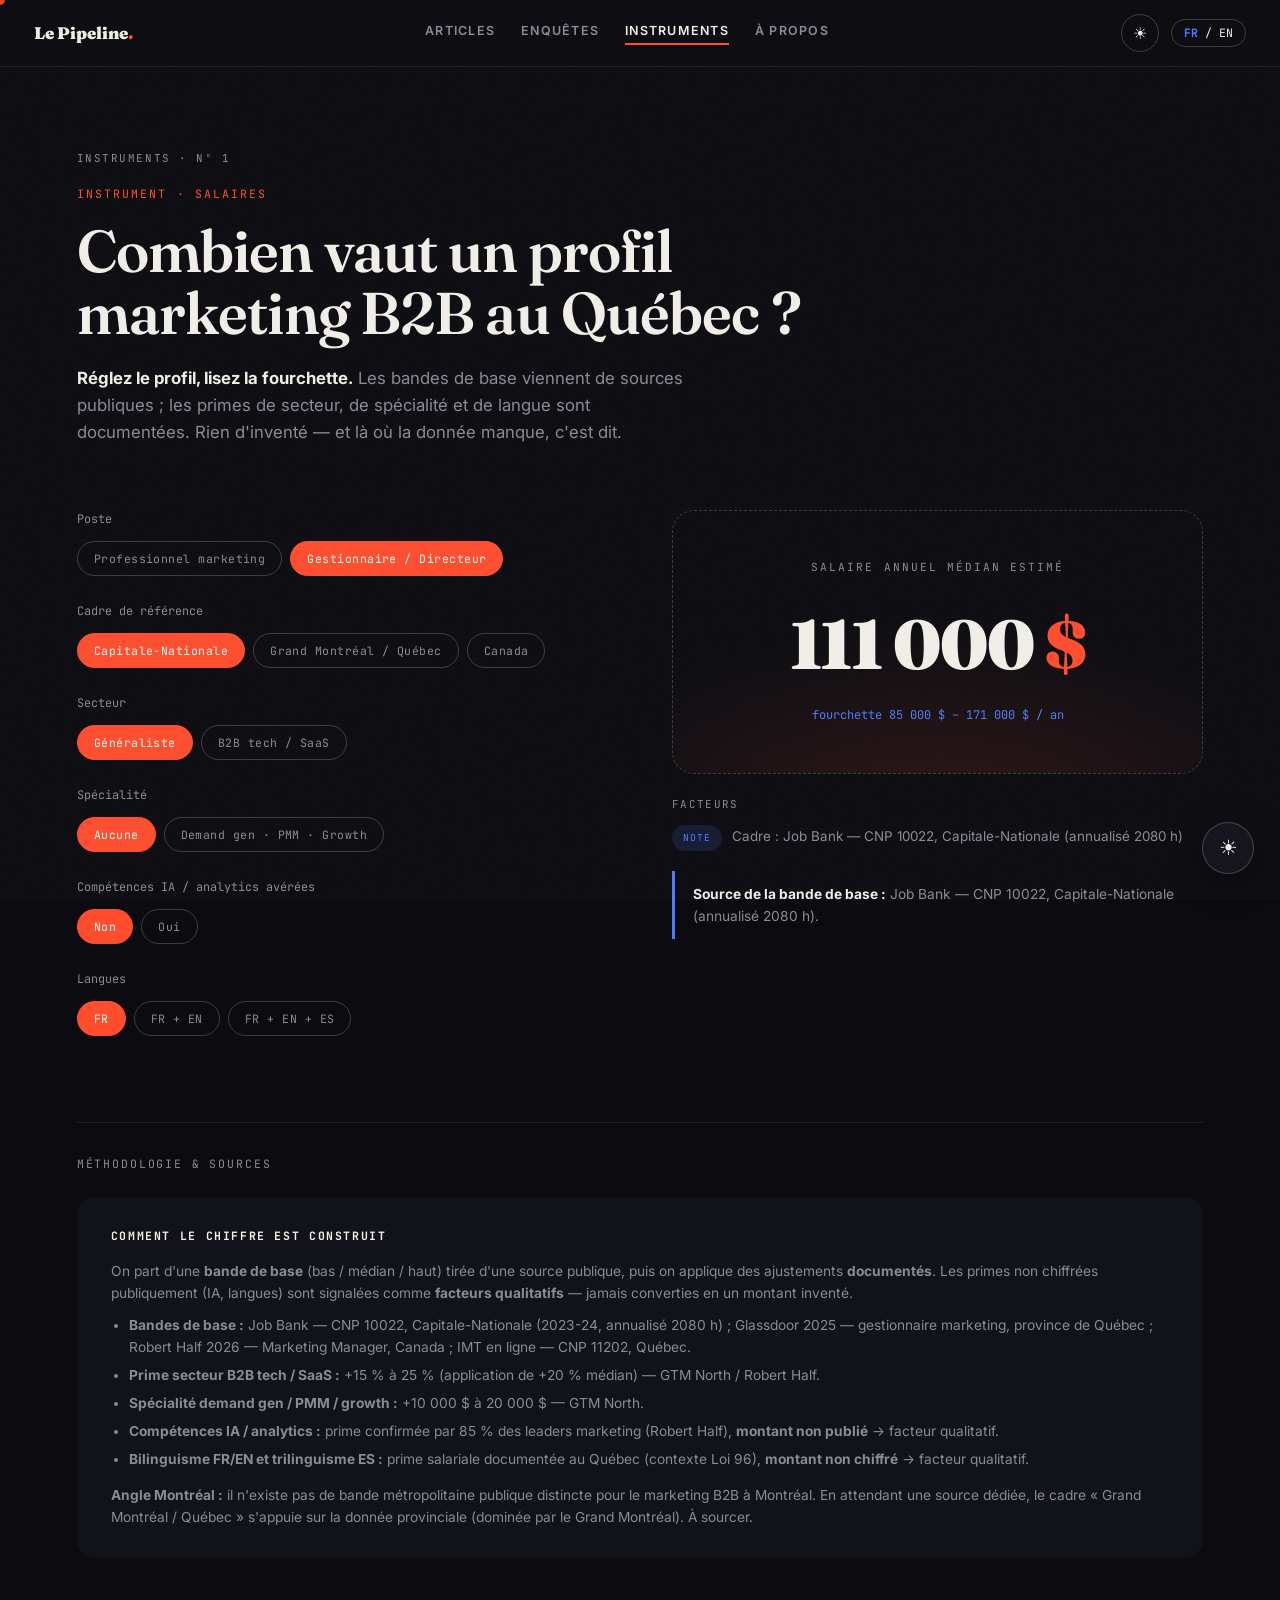
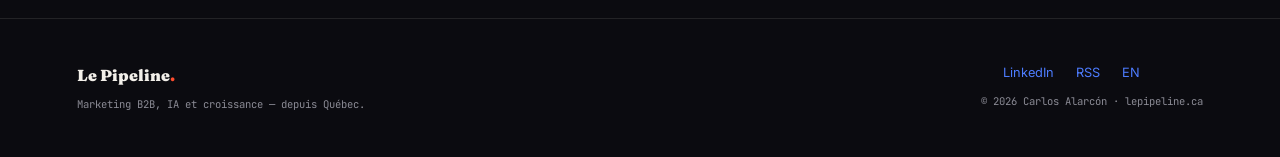
<file: instruments/salaire.html>
<!DOCTYPE html>
<html lang="fr">
<head>
<meta charset="UTF-8">
<meta name="viewport" content="width=device-width, initial-scale=1.0">
<link rel="icon" type="image/svg+xml" href="../favicon.svg">
<title>Calculateur de salaire marketing B2B au Québec — Le Pipeline</title>
<link rel="canonical" href="https://lepipeline.ca/instruments/salaire.html">
<meta name="description" content="Estimez un salaire de marketing B2B au Québec selon le poste, la région, le secteur, la spécialité et les langues — bandes tirées de sources publiques (Job Bank, Robert Half, Glassdoor, IMT).">
<script type="application/ld+json">
{"@context":"https://schema.org","@type":"WebApplication","name":"Calculateur de salaire marketing B2B au Québec","applicationCategory":"BusinessApplication","operatingSystem":"Web","offers":{"@type":"Offer","price":"0","priceCurrency":"CAD"},"inLanguage":"fr-CA","publisher":{"@type":"Person","name":"Carlos Alarcón"}}
</script>
<link rel="preconnect" href="https://fonts.googleapis.com">
<link href="https://fonts.googleapis.com/css2?family=Fraunces:ital,opsz,wght@0,9..144,300;0,9..144,600;0,9..144,900;1,9..144,400&family=Inter:wght@400;500;600;700&family=JetBrains+Mono:wght@400;600&display=swap" rel="stylesheet">
<link rel="stylesheet" href="../assets/lp.css">
</head>
<body>
<script>document.body.dataset.theme=(function(){try{var s=localStorage.getItem('lp-theme');if(s)return s;}catch(e){}var h=new Date().getHours();return(h>=7&&h<19)?'light':'dark';})();</script>

<div class="cursor" id="cursor"></div>

<div class="topbar">
  <div class="brand"><a href="../index.html">Le Pipeline<span style="color:var(--hot)">.</span></a></div>
  <nav>
    <a href="../articles.html">Articles</a>
    <a href="../enquetes.html">Enquêtes</a>
    <a href="../instruments.html" class="active">Instruments</a>
    <a href="../a-propos.html">À propos</a>
  </nav>
  <div class="top-right">
    <button class="theme-btn" title="Jour / Nuit">☀</button>
    <div class="lang"><b>FR</b> / EN</div>
  </div>
</div>
<button class="theme-btn theme-float" title="Jour / Nuit">☀</button>

<div class="page-head">
  <div class="breadcrumb"><a href="../instruments.html">Instruments</a> · nº 1</div>
  <div class="sec-label">Instrument · salaires</div>
  <h1 class="page-title">Combien vaut un profil marketing B2B au Québec&nbsp;?</h1>
  <p class="page-intro"><b>Réglez le profil, lisez la fourchette.</b> Les bandes de base viennent de sources publiques&nbsp;; les primes de secteur, de spécialité et de langue sont documentées. Rien d'inventé — et là où la donnée manque, c'est dit.</p>
</div>

<section>
  <div class="two-col">
    <div class="reveal">
      <div class="field">
        <label>Poste</label>
        <div class="seg" data-group="poste">
          <button data-v="pro">Professionnel marketing</button>
          <button data-v="dir" class="on">Gestionnaire / Directeur</button>
        </div>
      </div>
      <div class="field">
        <label>Cadre de référence <span style="font-family:var(--mono);font-size:.66rem;color:var(--dim)" id="srcNote"></span></label>
        <div class="seg" data-group="region">
          <button data-v="capnat" class="on">Capitale-Nationale</button>
          <button data-v="qc">Grand Montréal / Québec</button>
          <button data-v="ca">Canada</button>
        </div>
      </div>
      <div class="field">
        <label>Secteur</label>
        <div class="seg" data-group="secteur">
          <button data-v="gen" class="on">Généraliste</button>
          <button data-v="b2b">B2B tech / SaaS</button>
        </div>
      </div>
      <div class="field">
        <label>Spécialité</label>
        <div class="seg" data-group="spec">
          <button data-v="none" class="on">Aucune</button>
          <button data-v="dg">Demand gen · PMM · Growth</button>
        </div>
      </div>
      <div class="field">
        <label>Compétences IA / analytics avérées</label>
        <div class="seg" data-group="ia">
          <button data-v="no" class="on">Non</button>
          <button data-v="yes">Oui</button>
        </div>
      </div>
      <div class="field">
        <label>Langues</label>
        <div class="seg" data-group="langue">
          <button data-v="fr" class="on">FR</button>
          <button data-v="en">FR + EN</button>
          <button data-v="es">FR + EN + ES</button>
        </div>
      </div>
    </div>

    <div class="reveal">
      <div class="result">
        <div class="lbl">Salaire annuel médian estimé</div>
        <div class="big" id="med">—</div>
        <div class="sub" id="range">—</div>
      </div>
      <div style="margin-top:22px" id="factors"></div>
      <div class="note" id="src" style="margin-top:20px"></div>
    </div>
  </div>

  <div class="subtitle">Méthodologie &amp; sources</div>
  <div class="method reveal">
    <h3>Comment le chiffre est construit</h3>
    <p>On part d'une <b>bande de base</b> (bas / médian / haut) tirée d'une source publique, puis on applique des ajustements <b>documentés</b>. Les primes non chiffrées publiquement (IA, langues) sont signalées comme <b>facteurs qualitatifs</b> — jamais converties en un montant inventé.</p>
    <ul>
      <li><b>Bandes de base :</b> Job Bank — CNP 10022, Capitale-Nationale (2023-24, annualisé 2080 h)&nbsp;; Glassdoor 2025 — gestionnaire marketing, province de Québec&nbsp;; Robert Half 2026 — Marketing Manager, Canada&nbsp;; IMT en ligne — CNP 11202, Québec.</li>
      <li><b>Prime secteur B2B tech / SaaS :</b> +15 % à 25 % (application de +20 % médian) — GTM North / Robert Half.</li>
      <li><b>Spécialité demand gen / PMM / growth :</b> +10 000 $ à 20 000 $ — GTM North.</li>
      <li><b>Compétences IA / analytics :</b> prime confirmée par 85 % des leaders marketing (Robert Half), <b>montant non publié</b> → facteur qualitatif.</li>
      <li><b>Bilinguisme FR/EN et trilinguisme ES :</b> prime salariale documentée au Québec (contexte Loi 96), <b>montant non chiffré</b> → facteur qualitatif.</li>
    </ul>
    <p style="margin-top:14px"><b>Angle Montréal :</b> il n'existe pas de bande métropolitaine publique distincte pour le marketing B2B à Montréal. En attendant une source dédiée, le cadre « Grand Montréal / Québec » s'appuie sur la donnée provinciale (dominée par le Grand Montréal). À sourcer.</p>
  </div>
</section>

<footer>
  <div>
    <div class="fbrand">Le Pipeline<span style="color:var(--hot)">.</span></div>
    <div class="mono" style="margin-top:8px">Marketing B2B, IA et croissance — depuis Québec.</div>
  </div>
  <div>
    <a href="#">LinkedIn</a><a href="#">RSS</a><a href="#">EN</a>
    <div class="mono" style="margin-top:10px;text-align:right">© 2026 Carlos Alarcón · lepipeline.ca</div>
  </div>
</footer>

<script src="../assets/lp.js"></script>
<script>
(function(){
  var nf=new Intl.NumberFormat('fr-CA');
  var state={poste:'dir',region:'capnat',secteur:'gen',spec:'none',ia:'no',langue:'fr'};

  var bands={
    dir:{
      capnat:{low:85000,med:111000,high:171000,src:'Job Bank — CNP 10022, Capitale-Nationale (annualisé 2080 h)'},
      qc:{low:70000,med:90000,high:100000,src:'Glassdoor 2025 — gestionnaire marketing, province de Québec (base + variable)'},
      ca:{low:86500,med:101250,high:111000,src:'Robert Half 2026 — Marketing Manager, Canada'}
    },
    pro:{
      capnat:{low:46000,med:69000,high:105000,src:'IMT en ligne — CNP 11202, Québec (annualisé 2080 h) · pas de bande régionale distincte'},
      qc:{low:46000,med:69000,high:105000,src:'IMT en ligne — CNP 11202, Québec (annualisé 2080 h)'},
      ca:{low:46000,med:69000,high:105000,src:'IMT en ligne — CNP 11202, Québec (annualisé 2080 h) · référence provinciale'}
    }
  };

  function money(v){return nf.format(Math.round(v/1000)*1000)+' $';}

  function compute(){
    var b=bands[state.poste][state.region];
    var low=b.low,med=b.med,high=b.high;
    var f=[];
    f.push({t:'Cadre : '+b.src,q:true});
    if(state.secteur==='b2b'){low*=1.20;med*=1.20;high*=1.20;f.push({t:'Secteur B2B tech / SaaS · +20 % (fourchette 15–25 %)'});}
    if(state.spec==='dg'){low+=10000;med+=15000;high+=20000;f.push({t:'Demand gen / PMM / Growth · +10 000 à 20 000 $'});}
    if(state.ia==='yes'){f.push({t:'Compétences IA / analytics · prime confirmée (85 % des leaders), montant non chiffré',q:true});}
    if(state.langue==='en'){f.push({t:'Bilinguisme FR/EN · prime documentée, montant non chiffré',q:true});}
    if(state.langue==='es'){f.push({t:'Trilinguisme FR/EN/ES · prime + valeur GTM Amérique latine, montant non chiffré',q:true});}

    document.getElementById('med').innerHTML=money(med).replace('$','<span>$</span>');
    document.getElementById('range').textContent='fourchette '+money(low)+' – '+money(high)+' / an';
    document.getElementById('src').innerHTML='<b>Source de la bande de base :</b> '+b.src+'.';
    document.getElementById('srcNote').textContent=state.poste==='pro'?'(donnée provinciale)':'';

    var html='';
    f.forEach(function(x){
      html+='<div style="display:flex;gap:10px;align-items:baseline;margin-bottom:9px;font-size:.84rem">'
        +'<span class="badge '+(x.q?'blue':'hot')+'">'+(x.q?'note':'appliqué')+'</span>'
        +'<span style="color:var(--dim)">'+x.t+'</span></div>';
    });
    document.getElementById('factors').innerHTML='<div style="font-family:var(--mono);font-size:.68rem;letter-spacing:.12em;text-transform:uppercase;color:var(--dim);margin-bottom:12px">Facteurs</div>'+html;
  }

  document.querySelectorAll('.seg').forEach(function(seg){
    var group=seg.dataset.group;
    seg.querySelectorAll('button').forEach(function(btn){
      btn.addEventListener('click',function(){
        seg.querySelectorAll('button').forEach(function(b){b.classList.remove('on');});
        btn.classList.add('on');
        state[group]=btn.dataset.v;
        compute();
      });
    });
  });
  compute();
})();
</script>
</body>
</html>
</file>
<file: assets/lp.css>
/* ================================================================
   Le Pipeline — feuille de style partagée (système de design v1)
   ================================================================ */
body[data-theme="dark"]{--bg:#0B0B10;--bg-2:#12121A;--fg:#F2EFE9;--dim:#8B8B95;--fg-rgb:242,239,233;--glass:rgba(11,11,16,.72);--card:#12121A;--shadow:rgba(0,0,0,.5);--line:rgba(242,239,233,.1);--line-2:rgba(242,239,233,.22)}
body[data-theme="light"]{--bg:#F7F4EE;--bg-2:#EDE9DF;--fg:#161612;--dim:#6d6d64;--fg-rgb:22,22,18;--glass:rgba(247,244,238,.78);--card:#FFFFFF;--shadow:rgba(20,20,16,.16);--line:rgba(22,22,18,.1);--line-2:rgba(22,22,18,.2)}
:root{--blue:#4D7CFE;--hot:#FF4D2E;--green:#199e70;--mono:'JetBrains Mono',ui-monospace,monospace}

*{margin:0;padding:0;box-sizing:border-box}
html{scroll-behavior:smooth}
body{background:var(--bg);color:var(--fg);font-family:'Inter',sans-serif;line-height:1.6;overflow-x:hidden;transition:background .6s ease,color .6s ease}
::selection{background:var(--hot);color:#fff}
body::after{content:"";position:fixed;inset:0;pointer-events:none;z-index:99;opacity:.05;background-image:url("data:image/svg+xml,%3Csvg xmlns='http://www.w3.org/2000/svg' width='200' height='200'%3E%3Cfilter id='n'%3E%3CfeTurbulence type='fractalNoise' baseFrequency='0.9' numOctaves='2'/%3E%3C/filter%3E%3Crect width='200' height='200' filter='url(%23n)'/%3E%3C/svg%3E")}

.cursor{position:fixed;width:10px;height:10px;border-radius:50%;background:var(--hot);pointer-events:none;z-index:100;transform:translate(-50%,-50%);transition:width .25s,height .25s,background .25s;mix-blend-mode:difference}
.cursor.big{width:64px;height:64px;background:#fff}
@media(hover:none){.cursor{display:none}}

/* topbar */
.topbar{position:fixed;top:0;left:0;right:0;z-index:50;display:flex;justify-content:space-between;align-items:center;padding:14px 34px;background:var(--glass);backdrop-filter:blur(12px);border-bottom:1px solid var(--line);transition:background .6s}
.topbar .brand{font-family:'Fraunces',serif;font-weight:900;font-size:1.05rem}
.topbar .brand a{color:var(--fg);text-decoration:none}
.topbar nav{display:flex;gap:26px;font-size:.78rem;font-weight:600;text-transform:uppercase;letter-spacing:.1em}
.topbar nav a{color:var(--dim);text-decoration:none;transition:color .2s}
.topbar nav a:hover,.topbar nav a.active{color:var(--fg)}
.topbar nav a.active{border-bottom:2px solid var(--hot);padding-bottom:3px}
.top-right{display:flex;align-items:center;gap:12px}
.lang{font-family:var(--mono);font-size:.72rem;border:1px solid var(--line-2);padding:4px 12px;border-radius:99px}
.lang b{color:var(--blue)}
.theme-btn{width:38px;height:38px;border-radius:50%;border:1px solid var(--line-2);background:transparent;color:var(--fg);cursor:pointer;font-size:1rem;display:flex;align-items:center;justify-content:center;transition:transform .3s,border-color .2s}
.theme-btn:hover{transform:rotate(24deg);border-color:var(--fg)}
.theme-float{position:fixed;bottom:26px;right:26px;z-index:60;width:52px;height:52px;font-size:1.3rem;background:var(--card);box-shadow:0 8px 30px var(--shadow)}
@media(max-width:760px){.topbar nav{display:none}}

/* en-tête de page */
.page-head{padding:150px 6vw 30px;max-width:1000px}
.breadcrumb{font-family:var(--mono);font-size:.68rem;letter-spacing:.14em;text-transform:uppercase;color:var(--dim);margin-bottom:18px}
.breadcrumb a{color:var(--dim);text-decoration:none}
.breadcrumb a:hover{color:var(--fg)}
.sec-label{font-family:var(--mono);font-size:.72rem;letter-spacing:.18em;text-transform:uppercase;color:var(--hot);margin-bottom:16px}
h1.page-title{font-family:'Fraunces',serif;font-weight:600;font-size:clamp(2.1rem,4.6vw,3.7rem);line-height:1.05;letter-spacing:-.015em;max-width:920px}
.page-intro{color:var(--dim);font-size:1.05rem;max-width:620px;margin-top:22px}
.page-intro b{color:var(--fg)}

section{padding:34px 6vw 60px}
.reveal{opacity:0;transform:translateY(28px);transition:opacity .7s cubic-bezier(.2,.6,.2,1),transform .7s cubic-bezier(.2,.6,.2,1)}
.reveal.in{opacity:1;transform:none}
.subtitle{font-family:var(--mono);font-size:.72rem;letter-spacing:.16em;text-transform:uppercase;color:var(--dim);margin:60px 0 24px;border-top:1px solid var(--line);padding-top:32px}

/* boutons */
.btn{display:inline-block;padding:13px 26px;border-radius:99px;font-weight:600;font-size:.86rem;text-decoration:none;transition:transform .2s,background .2s,color .2s;border:none;cursor:pointer;font-family:'Inter'}
.btn-hot{background:var(--hot);color:#fff}
.btn-hot:hover{background:#ff6347}
.btn-line{border:1.5px solid var(--line-2);color:var(--fg);background:transparent}
.btn-line:hover{border-color:var(--fg)}

/* cartes */
.grid{display:grid;grid-template-columns:repeat(3,1fr);gap:24px}
@media(max-width:900px){.grid{grid-template-columns:1fr}}
.card{position:relative;background:var(--card);border:1px solid var(--line);border-radius:18px;padding:30px;text-decoration:none;color:var(--fg);overflow:hidden;transition:transform .3s cubic-bezier(.2,.6,.2,1),border-color .3s,opacity .4s;display:flex;flex-direction:column;min-height:280px}
.card::before{content:"";position:absolute;inset:0;background:radial-gradient(600px 300px at 50% 0%,rgba(77,124,254,.14),transparent 60%);opacity:0;transition:opacity .3s}
.card:hover{transform:translateY(-8px);border-color:rgba(77,124,254,.45)}
.card:hover::before{opacity:1}
.card.soon{opacity:.6}.card.soon:hover{opacity:.85}
.card-meta{font-family:var(--mono);font-size:.64rem;letter-spacing:.14em;text-transform:uppercase;color:var(--blue);margin-bottom:16px;display:flex;gap:14px;flex-wrap:wrap}
.card-meta .tag-soon{color:var(--dim)}
.card h4{font-family:'Fraunces',serif;font-weight:600;font-size:1.3rem;line-height:1.22;margin-bottom:12px}
.card p{font-size:.88rem;color:var(--dim);flex:1}
.card-metric{margin-top:20px;font-family:var(--mono);font-size:.72rem;border-top:1px dashed var(--line-2);padding-top:14px;color:var(--dim)}
.card-metric b{color:var(--hot)}
.card .arrow{position:absolute;top:26px;right:26px;font-size:1.2rem;color:var(--dim);transition:transform .3s,color .3s}
.card:hover .arrow{transform:translate(4px,-4px);color:var(--fg)}
.card.featured{border:1.5px solid rgba(255,77,46,.5);min-height:auto}

/* formulaires / champs */
.field{margin-bottom:26px}
.field > label{display:flex;justify-content:space-between;align-items:baseline;font-family:var(--mono);font-size:.74rem;margin-bottom:12px;color:var(--dim);gap:12px}
.field > label b{color:var(--fg);font-size:.95rem}
input[type=range]{-webkit-appearance:none;appearance:none;width:100%;height:3px;background:var(--line-2);border-radius:99px;outline:none}
input[type=range]::-webkit-slider-thumb{-webkit-appearance:none;width:20px;height:20px;border-radius:50%;background:var(--hot);cursor:pointer;border:3px solid var(--bg);transition:transform .15s}
input[type=range]::-webkit-slider-thumb:hover{transform:scale(1.25)}
select,input[type=text],input[type=email]{width:100%;padding:12px 16px;border-radius:12px;border:1px solid var(--line-2);background:var(--card);color:var(--fg);font-size:.9rem;font-family:'Inter'}
select:focus,input:focus{outline:2px solid var(--blue)}
.seg{display:flex;flex-wrap:wrap;gap:8px}
.seg button{font-family:var(--mono);font-size:.72rem;letter-spacing:.04em;border:1px solid var(--line-2);border-radius:99px;padding:9px 16px;color:var(--dim);background:transparent;cursor:pointer;transition:all .2s}
.seg button:hover{border-color:var(--fg);color:var(--fg)}
.seg button.on{background:var(--hot);border-color:var(--hot);color:#fff}
.check{display:flex;gap:12px;align-items:flex-start;padding:16px 0;border-bottom:1px solid var(--line);cursor:pointer}
.check input{margin-top:3px;width:18px;height:18px;accent-color:var(--hot);flex:none}
.check .q{font-size:.95rem}
.check .q small{display:block;color:var(--dim);font-size:.8rem;margin-top:3px}

/* panneau résultat */
.result{text-align:center;border:1px dashed var(--line-2);border-radius:22px;padding:48px 30px;position:relative;overflow:hidden}
.result::before{content:"";position:absolute;inset:0;background:radial-gradient(400px 200px at 50% 120%,rgba(255,77,46,.14),transparent)}
.result .lbl{font-family:var(--mono);font-size:.7rem;letter-spacing:.18em;text-transform:uppercase;color:var(--dim);position:relative}
.result .big{font-family:'Fraunces',serif;font-weight:900;font-size:clamp(2.4rem,5.4vw,4.4rem);margin:12px 0 6px;letter-spacing:-.02em;position:relative}
.result .big span{color:var(--hot)}
.result .sub{font-family:var(--mono);font-size:.75rem;color:var(--blue);position:relative}
.two-col{display:grid;grid-template-columns:1fr 1fr;gap:5vw;align-items:start}
@media(max-width:900px){.two-col{grid-template-columns:1fr}}

/* barres / méthode */
.bars{margin-top:8px}
.bar-row{margin-bottom:18px}
.bar-row .top{display:flex;justify-content:space-between;font-family:var(--mono);font-size:.72rem;margin-bottom:7px;color:var(--dim)}
.bar-row .top b{color:var(--fg)}
.bar-track{height:10px;border-radius:99px;background:var(--line);overflow:hidden}
.bar-fill{height:100%;border-radius:99px;background:var(--blue);width:0;transition:width .9s cubic-bezier(.2,.6,.2,1)}
.bar-fill.hot{background:var(--hot)}

/* méthodologie / sources */
.method{background:var(--bg-2);border-radius:18px;padding:30px 34px;font-size:.86rem;color:var(--dim);transition:background .6s}
.method h3{font-family:var(--mono);font-size:.72rem;letter-spacing:.14em;text-transform:uppercase;color:var(--fg);margin-bottom:14px}
.method a{color:var(--blue)}
.method ul{margin:10px 0 0 18px}
.method li{margin-bottom:6px}

/* badges */
.badge{font-family:var(--mono);font-size:.6rem;letter-spacing:.1em;text-transform:uppercase;padding:5px 11px;border-radius:99px;display:inline-block}
.badge.hot{background:rgba(255,77,46,.14);color:var(--hot)}
.badge.blue{background:rgba(77,124,254,.14);color:var(--blue)}
.badge.dim{border:1px solid var(--line-2);color:var(--dim)}
.badge.green{background:rgba(25,158,112,.16);color:var(--green)}

.note{border-left:3px solid var(--blue);padding:12px 0 12px 18px;margin:24px 0;font-size:.86rem;color:var(--dim)}
.note b{color:var(--fg)}
.note.warn{border-color:var(--hot)}

/* tableau / leaderboard */
.board{width:100%;border-collapse:collapse;font-size:.9rem}
.board th{font-family:var(--mono);font-size:.64rem;letter-spacing:.1em;text-transform:uppercase;color:var(--dim);text-align:left;padding:12px 14px;border-bottom:1px solid var(--line-2)}
.board td{padding:14px;border-bottom:1px solid var(--line)}
.board tr:hover td{background:var(--bg-2)}
.board .rank{font-family:var(--mono);color:var(--hot);font-weight:600;width:44px}
.board .co{font-family:'Fraunces',serif;font-weight:600;font-size:1rem}
.board .gap-yes{color:var(--green);font-family:var(--mono);font-size:.8rem}
.board .gap-no{color:var(--hot);font-family:var(--mono);font-size:.8rem}
.wrap-x{overflow-x:auto}

/* footer */
footer{border-top:1px solid var(--line);padding:44px 6vw;display:flex;justify-content:space-between;flex-wrap:wrap;gap:20px;font-size:.8rem;color:var(--dim)}
footer .fbrand{font-family:'Fraunces',serif;font-weight:900;color:var(--fg);font-size:1rem}
footer a{color:var(--blue);text-decoration:none;margin-left:22px}
footer .mono{font-family:var(--mono);font-size:.66rem}
</file>
